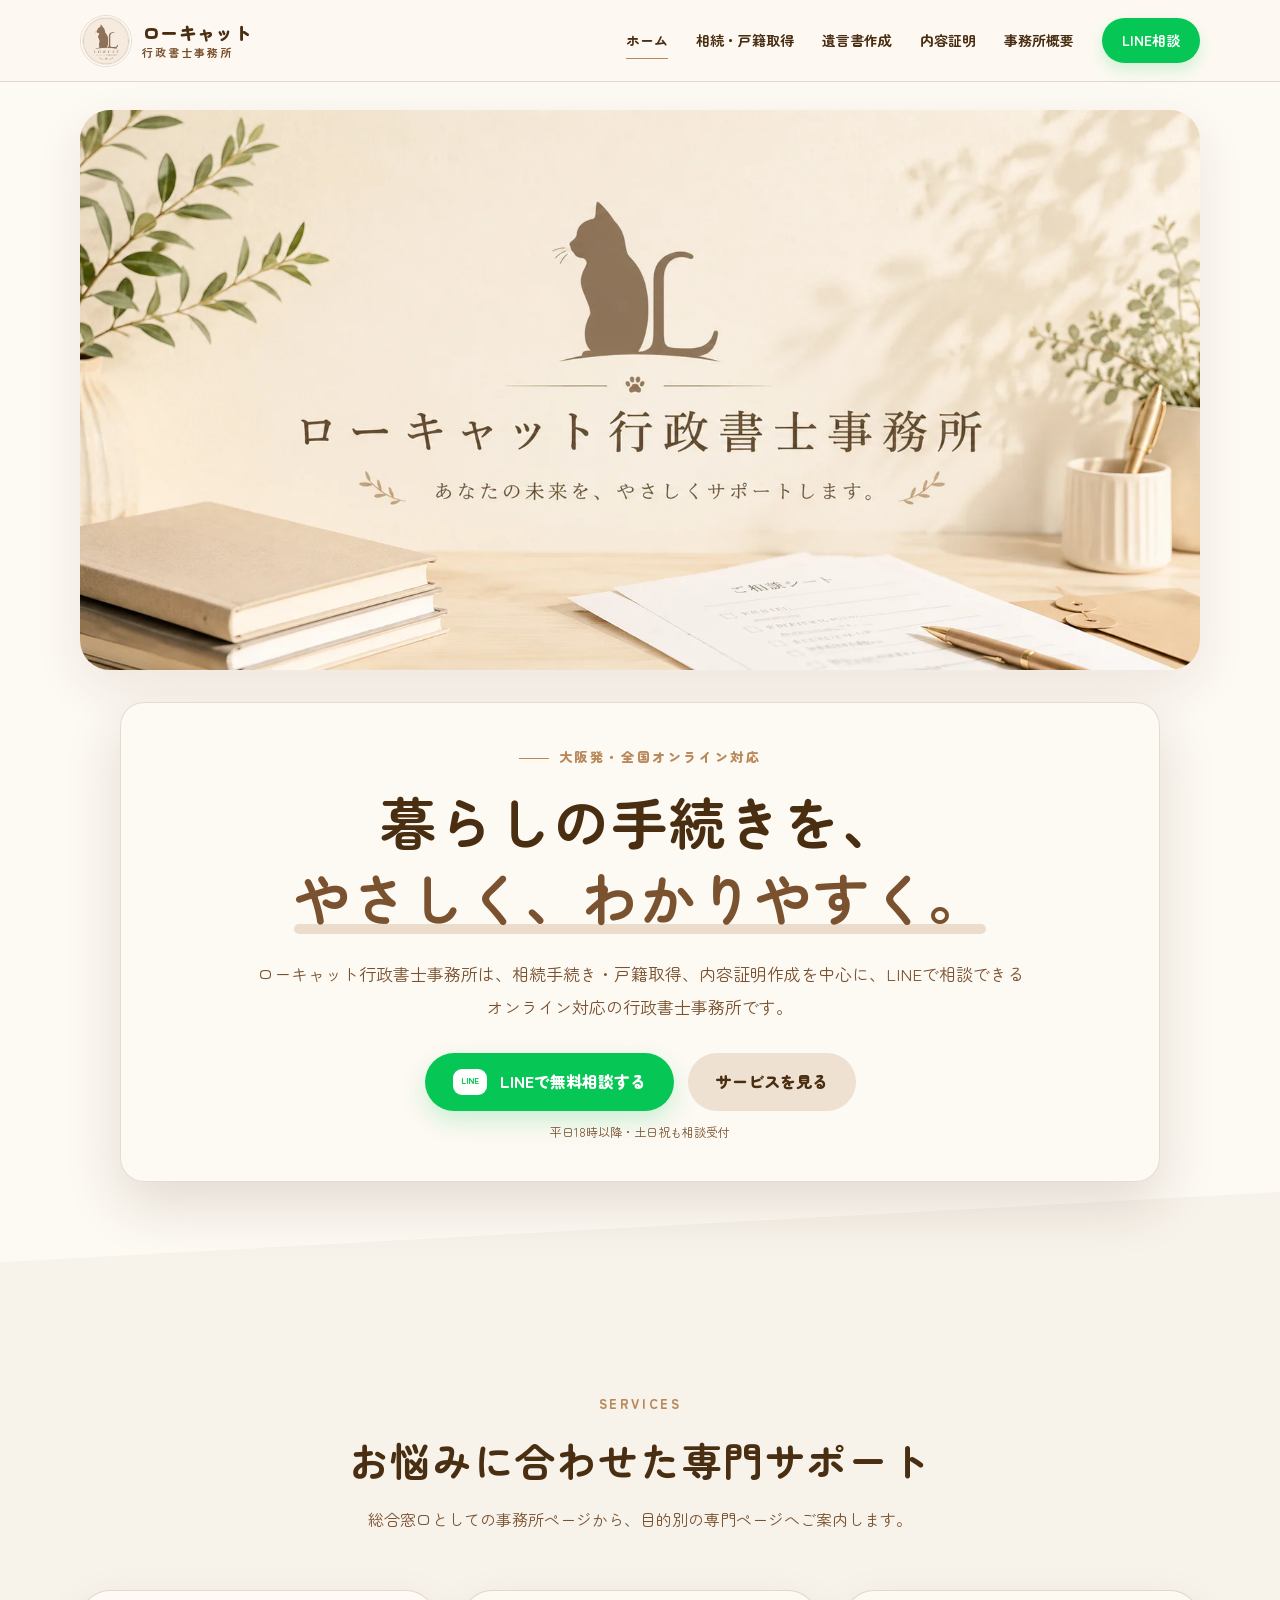
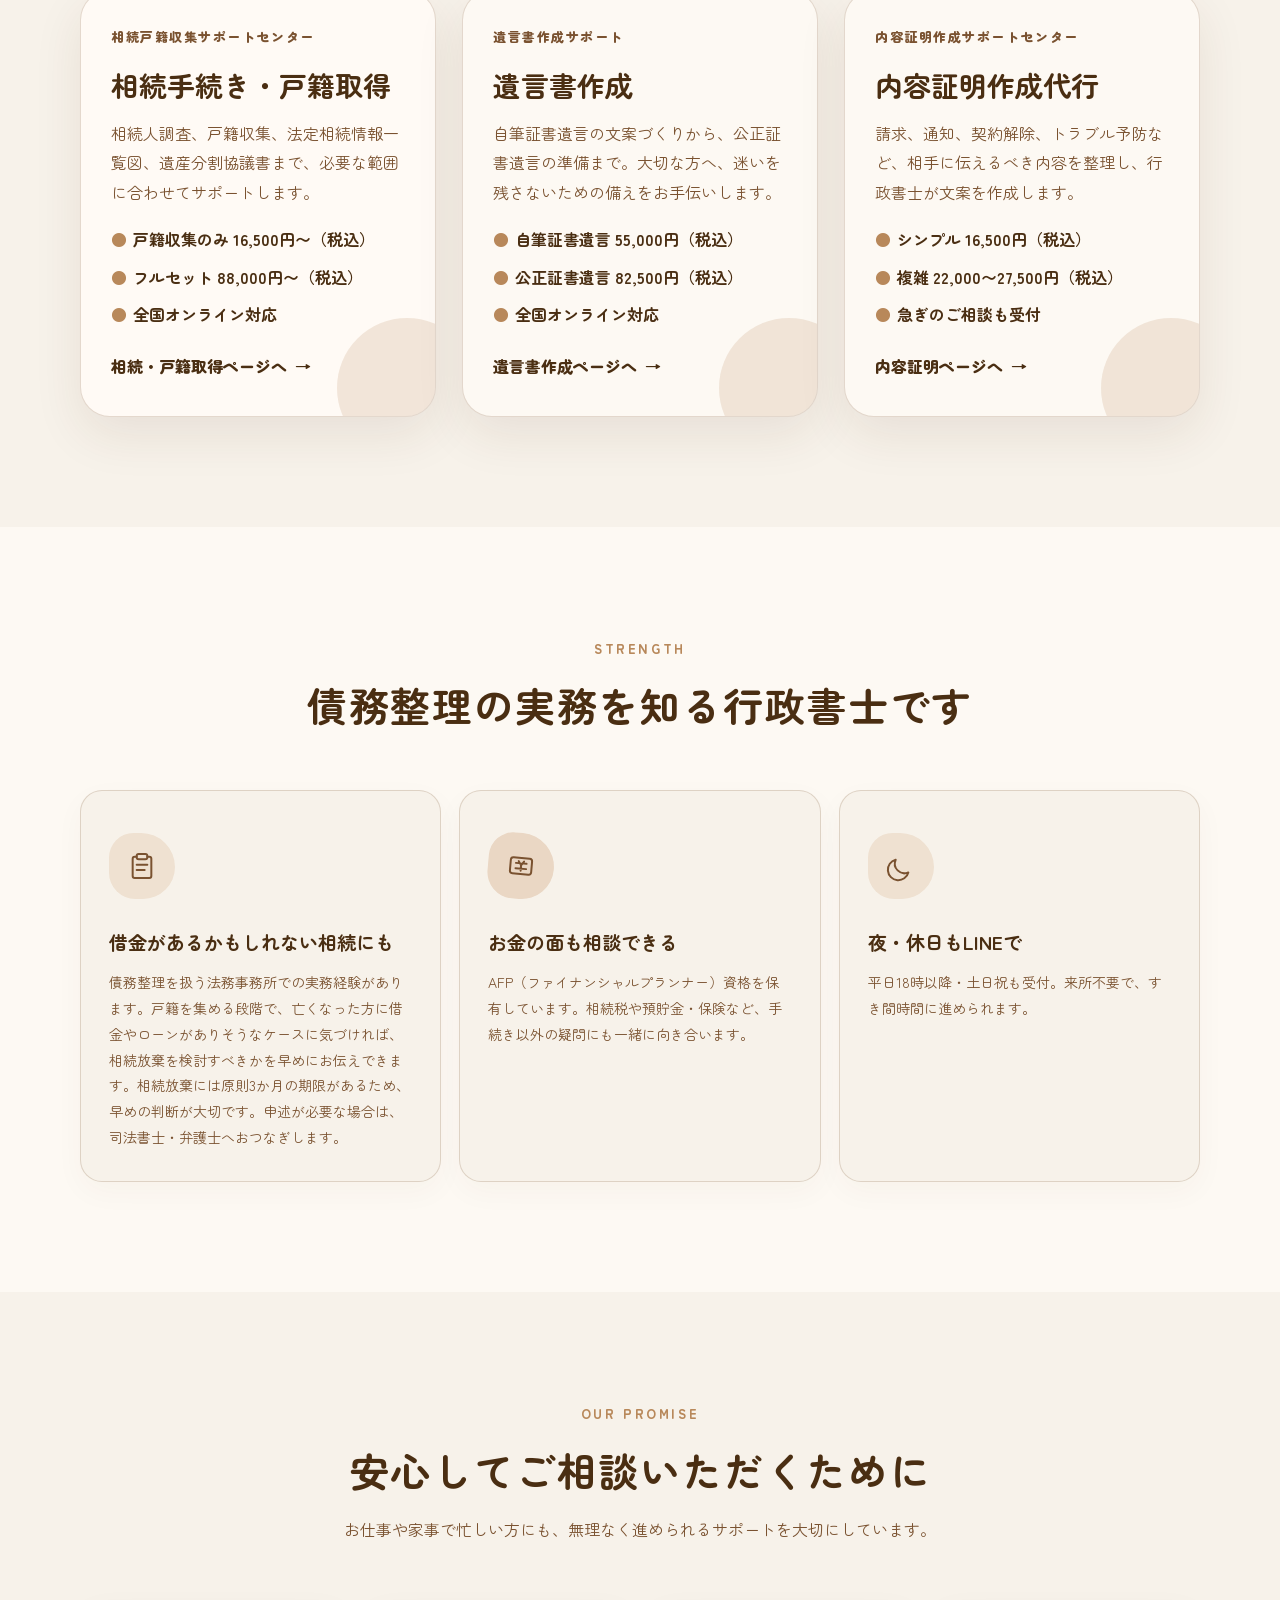
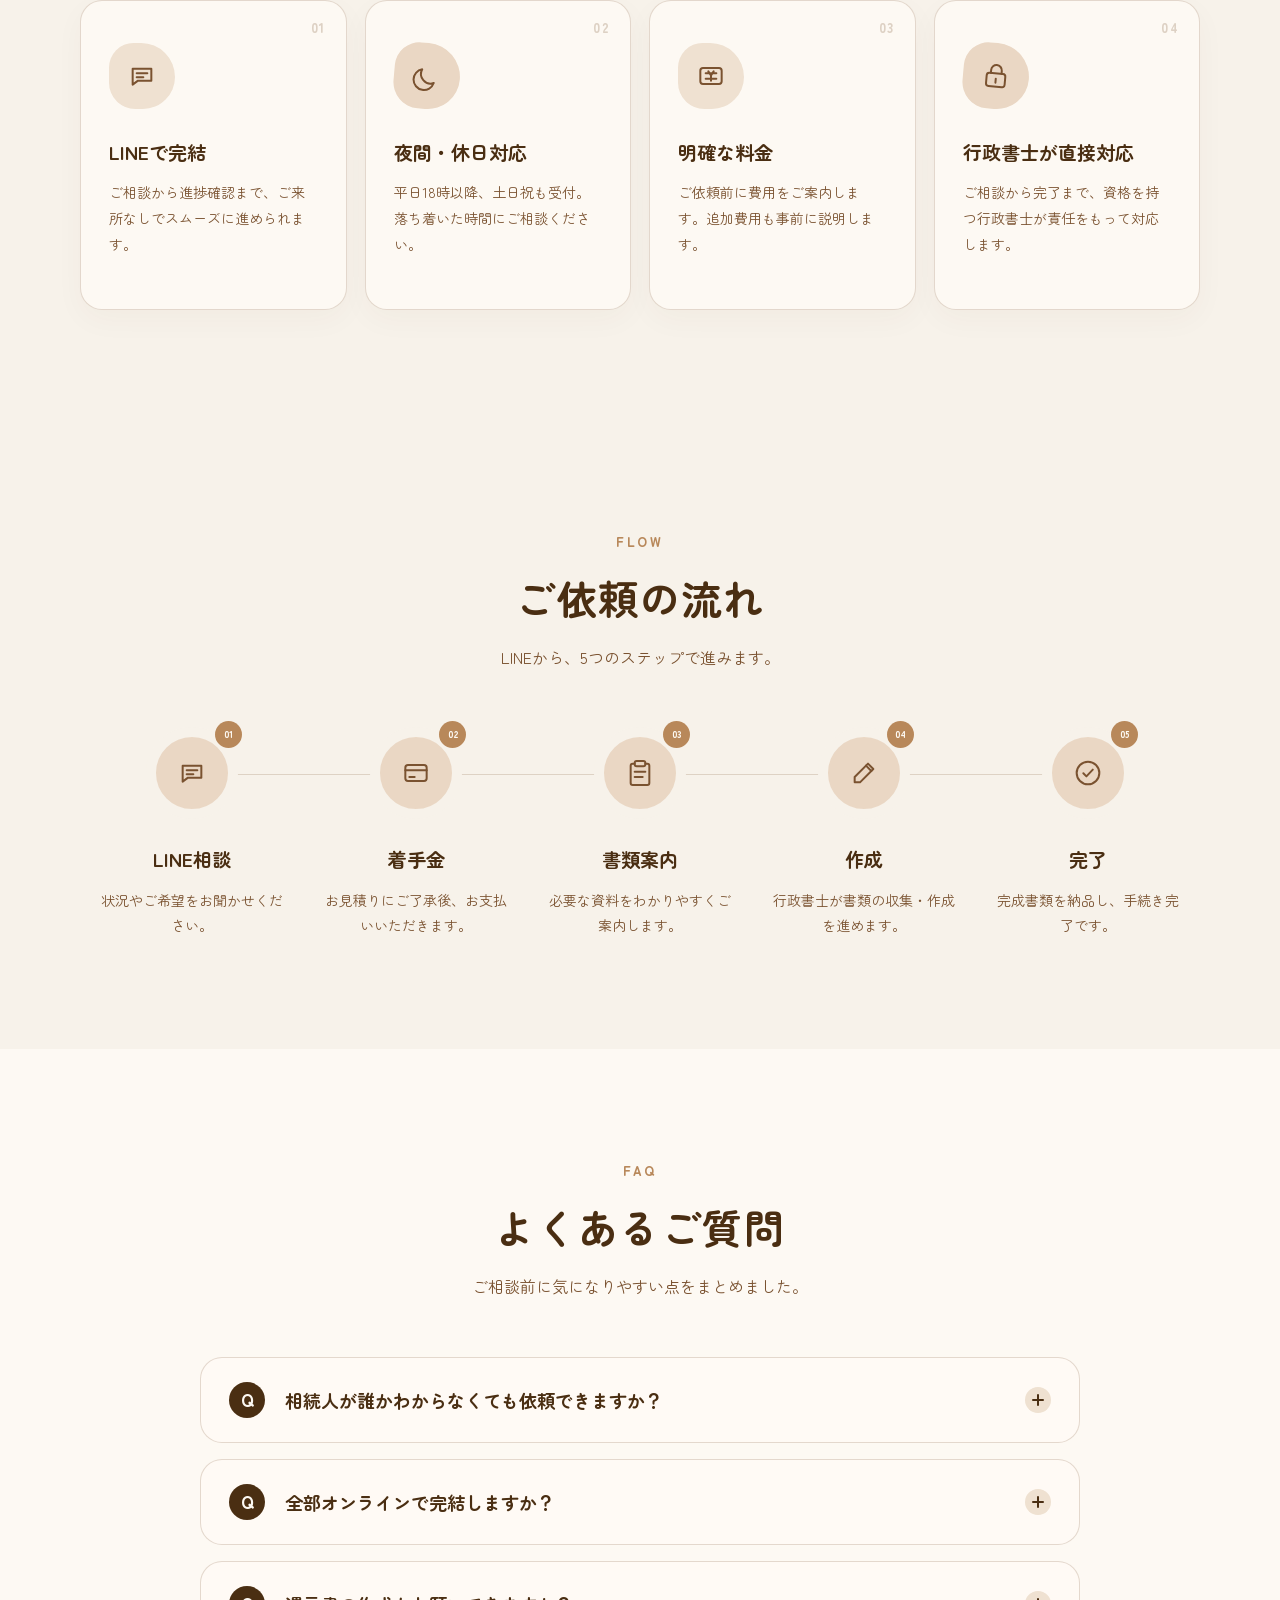
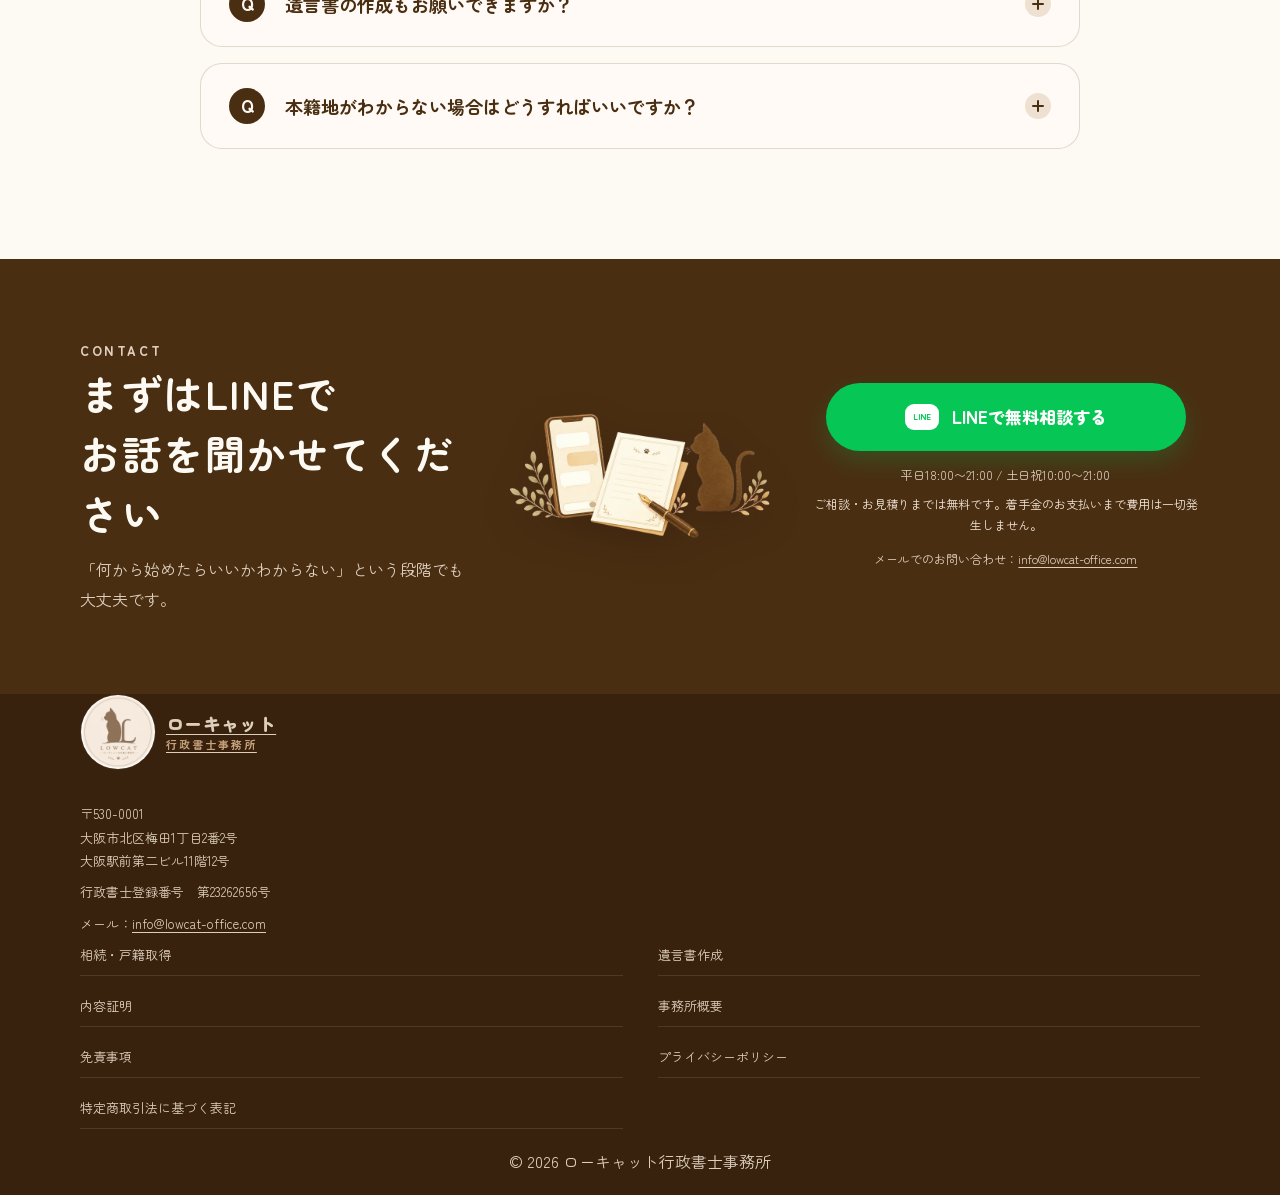
<file: index.html>
<!doctype html>
<html lang="ja">
  <head>
    <meta charset="UTF-8" />
    <meta name="viewport" content="width=device-width, initial-scale=1.0" />
    <meta name="description" content="ローキャット行政書士事務所は、大阪を拠点に相続手続き・戸籍取得、内容証明作成をオンラインでサポートする行政書士事務所です。" />
    <title>ローキャット行政書士事務所｜大阪・全国オンライン対応</title>
    <link rel="icon" href="assets/favicon.ico">
    <meta property="og:title" content="ローキャット行政書士事務所｜大阪・全国オンライン対応">
    <meta property="og:description" content="相続手続き・戸籍取得、内容証明作成をオンラインでサポート。平日夜間・土日祝もLINEで相談受付。">
    <meta property="og:image" content="https://lowcat-office.com/assets/ogp.png">
    <meta property="og:url" content="https://lowcat-office.com/">
    <meta property="og:type" content="website">
    <meta name="twitter:card" content="summary_large_image">
    <link rel="preconnect" href="https://fonts.googleapis.com" />
    <link rel="preconnect" href="https://fonts.gstatic.com" crossorigin />
    <link href="https://fonts.googleapis.com/css2?family=Zen+Maru+Gothic:wght@400;500;700;900&display=swap" rel="stylesheet" />
    <link rel="stylesheet" href="styles.css" />
    <script src="script.js" defer></script>
    <meta name="google-site-verification" content="0r41pT320zyH4qBuLXM4N1_ee6AQ7gvqH54sz5e8NYk" />
  <link rel="canonical" href="https://lowcat-office.com/" />
  <script type="application/ld+json">
{
  "@context": "https://schema.org",
  "@type": "LegalService",
  "@id": "https://lowcat-office.com/#legalservice",
  "name": "ローキャット行政書士事務所",
  "url": "https://lowcat-office.com/",
  "logo": "https://lowcat-office.com/assets/logo.webp",
  "image": "https://lowcat-office.com/assets/ogp.png",
  "email": "info@lowcat-office.com",
  "address": {
    "@type": "PostalAddress",
    "postalCode": "530-0001",
    "addressRegion": "大阪府",
    "addressLocality": "大阪市北区",
    "streetAddress": "梅田1丁目2番2号 大阪駅前第二ビル11階12号",
    "addressCountry": "JP"
  },
  "areaServed": [
    "全国",
    "オンライン"
  ],
  "serviceType": [
    "相続手続き",
    "戸籍取得",
    "法定相続情報証明",
    "遺産分割協議書作成",
    "遺言書作成サポート",
    "内容証明作成"
  ],
  "knowsAbout": [
    "相続手続き",
    "戸籍収集",
    "内容証明",
    "行政書士業務"
  ],
  "openingHoursSpecification": [
    {
      "@type": "OpeningHoursSpecification",
      "dayOfWeek": [
        "Monday",
        "Tuesday",
        "Wednesday",
        "Thursday",
        "Friday"
      ],
      "opens": "18:00",
      "closes": "21:00"
    },
    {
      "@type": "OpeningHoursSpecification",
      "dayOfWeek": [
        "Saturday",
        "Sunday"
      ],
      "opens": "10:00",
      "closes": "21:00"
    }
  ],
  "contactPoint": [
    {
      "@type": "ContactPoint",
      "contactType": "customer support",
      "email": "info@lowcat-office.com",
      "url": "https://lin.ee/Oa2LDhM",
      "availableLanguage": "Japanese"
    }
  ]
}
</script>
</head>
  <body>
    <header class="site-header">
      <div class="container header-inner">
        <a class="logo" href="index.html" aria-label="ローキャット行政書士事務所 トップページ"><img class="logo-image" src="assets/logo.webp" alt="" width="52" height="52" /><span class="logo-text">ローキャット<span>行政書士事務所</span></span></a>
        <button class="menu-button" type="button" aria-expanded="false" aria-controls="global-nav"><span></span><span></span><span></span><span class="sr-only">メニューを開く</span></button>
        <nav class="global-nav" id="global-nav" aria-label="メインナビゲーション">
          <a href="index.html" aria-current="page">ホーム</a>
          <a href="inheritance/">相続・戸籍取得</a><a href="will/">遺言書作成</a>
          <a href="certificate/">内容証明</a>
          <a href="about.html">事務所概要</a>
          <a class="nav-line" href="https://lin.ee/Oa2LDhM" target="_blank" rel="noopener noreferrer">LINE相談</a>
        </nav>
      </div>
    </header>

    <main>
      <section class="hero">
        <div class="container hero-banner-wrap"><img class="hero-banner" src="assets/banner.webp" alt="ローキャット行政書士事務所 あなたの未来を、やさしくサポートします。" width="1600" height="800" fetchpriority="high" /></div>
        <div class="container hero-copy-wrap">
          <div class="hero-copy hero-copy-card">
            <p class="eyebrow">大阪発・全国オンライン対応</p>
            <h1>暮らしの手続きを、<br /><em>やさしく、わかりやすく。</em></h1>
            <p class="hero-lead">ローキャット行政書士事務所は、相続手続き・戸籍取得、内容証明作成を中心に、LINEで相談できるオンライン対応の行政書士事務所です。</p>
            <div class="hero-actions"><a class="button button-line" href="https://lin.ee/Oa2LDhM" target="_blank" rel="noopener noreferrer"><span class="line-icon" aria-hidden="true">LINE</span>LINEで無料相談する</a><a class="button button-sub" href="#services">サービスを見る</a></div>
            <p class="button-note">平日18時以降・土日祝も相談受付</p>
          </div>
        </div>
      </section>

      <section class="section services-hub-section" id="services">
        <div class="container">
          <div class="section-heading"><p class="section-label">SERVICES</p><h2>お悩みに合わせた専門サポート</h2><p>総合窓口としての事務所ページから、目的別の専門ページへご案内します。</p></div>
          <div class="service-hub-grid">
            <article class="service-hub-card is-featured">
              <p class="service-kicker">相続戸籍収集サポートセンター</p>
              <h3>相続手続き・戸籍取得</h3>
              <p>相続人調査、戸籍収集、法定相続情報一覧図、遺産分割協議書まで、必要な範囲に合わせてサポートします。</p>
              <ul><li>戸籍収集のみ 16,500円〜（税込）</li><li>フルセット 88,000円〜（税込）</li><li>全国オンライン対応</li></ul>
              <a class="text-link" href="inheritance/">相続・戸籍取得ページへ</a>
            </article>
            <article class="service-hub-card">
              <p class="service-kicker">遺言書作成サポート</p>
              <h3>遺言書作成</h3>
              <p>自筆証書遺言の文案づくりから、公正証書遺言の準備まで。大切な方へ、迷いを残さないための備えをお手伝いします。</p>
              <ul><li>自筆証書遺言 55,000円（税込）</li><li>公正証書遺言 82,500円（税込）</li><li>全国オンライン対応</li></ul>
              <a class="text-link" href="will/">遺言書作成ページへ</a>
            </article>
            <article class="service-hub-card">
              <p class="service-kicker">内容証明作成サポートセンター</p>
              <h3>内容証明作成代行</h3>
              <p>請求、通知、契約解除、トラブル予防など、相手に伝えるべき内容を整理し、行政書士が文案を作成します。</p>
              <ul><li>シンプル 16,500円（税込）</li><li>複雑 22,000〜27,500円（税込）</li><li>急ぎのご相談も受付</li></ul>
              <a class="text-link" href="certificate/">内容証明ページへ</a>
            </article>
          </div>
        </div>
      </section>

      <section class="section strengths-section" id="strengths">
        <div class="container">
          <div class="section-heading"><p class="section-label">STRENGTH</p><h2>債務整理の実務を知る行政書士です</h2></div>
          <div class="feature-grid strength-grid">
            <article class="feature-card"><div class="feature-icon" aria-hidden="true"><svg class="line-svg" viewBox="0 0 24 24" aria-hidden="true"><path d="M8 5H6.5A1.5 1.5 0 0 0 5 6.5v13A1.5 1.5 0 0 0 6.5 21h11a1.5 1.5 0 0 0 1.5-1.5v-13A1.5 1.5 0 0 0 17.5 5H16"/><rect x="8" y="3" width="8" height="4" rx="1.5"/><path d="M8 11h8M8 15h6"/></svg></div><h3>借金があるかもしれない相続にも</h3><p>債務整理を扱う法務事務所での実務経験があります。戸籍を集める段階で、亡くなった方に借金やローンがありそうなケースに気づければ、相続放棄を検討すべきかを早めにお伝えできます。相続放棄には原則3か月の期限があるため、早めの判断が大切です。申述が必要な場合は、司法書士・弁護士へおつなぎします。</p></article>
            <article class="feature-card"><div class="feature-icon" aria-hidden="true"><svg class="line-svg" viewBox="0 0 24 24" aria-hidden="true"><rect x="4" y="6" width="16" height="12" rx="2"/><path d="M8 10h8M8 14h8M10 8.5l2 3 2-3M12 11.5v4"/></svg></div><h3>お金の面も相談できる</h3><p>AFP（ファイナンシャルプランナー）資格を保有しています。相続税や預貯金・保険など、手続き以外の疑問にも一緒に向き合います。</p></article>
            <article class="feature-card"><div class="feature-icon" aria-hidden="true"><svg class="line-svg" viewBox="0 0 24 24" aria-hidden="true"><path d="M17.5 16.8A7.2 7.2 0 0 1 8 7.3a7.8 7.8 0 1 0 9.5 9.5Z"/></svg></div><h3>夜・休日もLINEで</h3><p>平日18時以降・土日祝も受付。来所不要で、すき間時間に進められます。</p></article>
          </div>
        </div>
      </section>

      <section class="section features-section">
        <div class="container">
          <div class="section-heading"><p class="section-label">OUR PROMISE</p><h2>安心してご相談いただくために</h2><p>お仕事や家事で忙しい方にも、無理なく進められるサポートを大切にしています。</p></div>
          <div class="feature-grid">
            <article class="feature-card"><span class="feature-number">01</span><div class="feature-icon" aria-hidden="true"><svg class="line-svg" viewBox="0 0 24 24" aria-hidden="true"><path d="M5 6.5h14v9H9l-4 3v-12Z"/><path d="M8 10h8M8 13h5"/></svg></div><h3>LINEで完結</h3><p>ご相談から進捗確認まで、ご来所なしでスムーズに進められます。</p></article>
            <article class="feature-card"><span class="feature-number">02</span><div class="feature-icon" aria-hidden="true"><svg class="line-svg" viewBox="0 0 24 24" aria-hidden="true"><path d="M17.5 16.8A7.2 7.2 0 0 1 8 7.3a7.8 7.8 0 1 0 9.5 9.5Z"/></svg></div><h3>夜間・休日対応</h3><p>平日18時以降、土日祝も受付。落ち着いた時間にご相談ください。</p></article>
            <article class="feature-card"><span class="feature-number">03</span><div class="feature-icon" aria-hidden="true"><svg class="line-svg" viewBox="0 0 24 24" aria-hidden="true"><rect x="4" y="6" width="16" height="12" rx="2"/><path d="M8 10h8M8 14h8M10 8.5l2 3 2-3M12 11.5v4"/></svg></div><h3>明確な料金</h3><p>ご依頼前に費用をご案内します。追加費用も事前に説明します。</p></article>
            <article class="feature-card"><span class="feature-number">04</span><div class="feature-icon" aria-hidden="true"><svg class="line-svg" viewBox="0 0 24 24" aria-hidden="true"><rect x="5" y="10" width="14" height="10" rx="2"/><path d="M8 10V7.8a4 4 0 0 1 8 0V10M12 14v3"/></svg></div><h3>行政書士が直接対応</h3><p>ご相談から完了まで、資格を持つ行政書士が責任をもって対応します。</p></article>
          </div>
        </div>
      </section>

      <section class="section flow-section" id="flow">
        <div class="container">
          <div class="section-heading"><p class="section-label">FLOW</p><h2>ご依頼の流れ</h2><p>LINEから、5つのステップで進みます。</p></div>
          <ol class="flow-list">
            <li><span class="flow-number">01</span><div class="flow-icon" aria-hidden="true"><svg class="line-svg" viewBox="0 0 24 24" aria-hidden="true"><path d="M5 6.5h14v9H9l-4 3v-12Z"/><path d="M8 10h8M8 13h5"/></svg></div><h3>LINE相談</h3><p>状況やご希望をお聞かせください。</p></li>
            <li><span class="flow-number">02</span><div class="flow-icon" aria-hidden="true"><svg class="line-svg" viewBox="0 0 24 24" aria-hidden="true"><rect x="4" y="6" width="16" height="12" rx="2"/><path d="M4 10h16M7 15h4"/></svg></div><h3>着手金</h3><p>お見積りにご了承後、お支払いいただきます。</p></li>
            <li><span class="flow-number">03</span><div class="flow-icon" aria-hidden="true"><svg class="line-svg" viewBox="0 0 24 24" aria-hidden="true"><path d="M8 5H6.5A1.5 1.5 0 0 0 5 6.5v13A1.5 1.5 0 0 0 6.5 21h11a1.5 1.5 0 0 0 1.5-1.5v-13A1.5 1.5 0 0 0 17.5 5H16"/><rect x="8" y="3" width="8" height="4" rx="1.5"/><path d="M8 11h8M8 15h6"/></svg></div><h3>書類案内</h3><p>必要な資料をわかりやすくご案内します。</p></li>
            <li><span class="flow-number">04</span><div class="flow-icon" aria-hidden="true"><svg class="line-svg" viewBox="0 0 24 24" aria-hidden="true"><path d="M5 19h4l10-10-4-4L5 15v4Z"/><path d="M13.5 6.5l4 4"/></svg></div><h3>作成</h3><p>行政書士が書類の収集・作成を進めます。</p></li>
            <li><span class="flow-number">05</span><div class="flow-icon" aria-hidden="true"><svg class="line-svg" viewBox="0 0 24 24" aria-hidden="true"><circle cx="12" cy="12" r="8.5"/><path d="m8.5 12.2 2.3 2.3 4.8-5"/></svg></div><h3>完了</h3><p>完成書類を納品し、手続き完了です。</p></li>
          </ol>
        </div>
      </section>

      <section class="section faq-section" id="faq">
        <div class="container">
          <div class="section-heading"><p class="section-label">FAQ</p><h2>よくあるご質問</h2><p>ご相談前に気になりやすい点をまとめました。</p></div>
          <div class="faq-list">
            <div class="faq-item"><button class="faq-question" type="button" aria-expanded="false"><span>相続人が誰かわからなくても依頼できますか？</span><span class="faq-toggle" aria-hidden="true"></span></button><div class="faq-answer" hidden><p>はい、大丈夫です。戸籍を収集・調査することで法定相続人を確定できます。まずはご相談ください。</p></div></div>
            <div class="faq-item"><button class="faq-question" type="button" aria-expanded="false"><span>全部オンラインで完結しますか？</span><span class="faq-toggle" aria-hidden="true"></span></button><div class="faq-answer" hidden><p>はい。ご相談から書類の受け渡しまで、すべてLINEで対応します。来所は不要です。</p></div></div>
            <div class="faq-item"><button class="faq-question" type="button" aria-expanded="false"><span>遺言書の作成もお願いできますか？</span><span class="faq-toggle" aria-hidden="true"></span></button><div class="faq-answer" hidden><p>はい。自筆証書遺言の文案づくりや書き方のご案内、公正証書遺言の準備（文案の作成・必要書類の収集・公証役場との調整）をお手伝いします。くわしくは<a href="will/">遺言書作成サポートのページ</a>をご覧ください。</p></div></div>
            <div class="faq-item"><button class="faq-question" type="button" aria-expanded="false"><span>本籍地がわからない場合はどうすればいいですか？</span><span class="faq-toggle" aria-hidden="true"></span></button><div class="faq-answer" hidden><p>本籍地が不明な場合でも、住民票の「本籍地記載あり」を取得することで確認できます。対応方法をご案内しますのでご相談ください。</p></div></div>
          </div>
        </div>
      </section>

      <section class="contact-section" id="contact">
        <div class="container contact-inner">
          <div><p class="section-label">CONTACT</p><h2>まずはLINEで<br />お話を聞かせてください</h2><p>「何から始めたらいいかわからない」という段階でも大丈夫です。</p></div>
          <img class="contact-illustration" src="assets/line-consult.webp" alt="" width="720" height="480" loading="lazy" />
          <div class="contact-action"><a class="button button-line button-large" href="https://lin.ee/Oa2LDhM" target="_blank" rel="noopener noreferrer"><span class="line-icon" aria-hidden="true">LINE</span>LINEで無料相談する</a><p>平日18:00〜21:00 / 土日祝10:00〜21:00</p><p class="free-note">ご相談・お見積りまでは無料です。着手金のお支払いまで費用は一切発生しません。</p><p class="email-note">メールでのお問い合わせ：<a href="mailto:info@lowcat-office.com">info@lowcat-office.com</a></p></div>
        </div>
      </section>
    </main>

    <footer class="site-footer"><div class="container footer-inner"><div class="footer-office"><a class="logo logo-footer" href="index.html"><img class="logo-image footer-logo-image" src="assets/logo.webp" alt="" width="76" height="76" loading="lazy" /><span class="logo-text">ローキャット<span>行政書士事務所</span></span></a><p>〒530-0001<br />大阪市北区梅田1丁目2番2号<br />大阪駅前第二ビル11階12号</p><p>行政書士登録番号　第23262656号</p><p>メール：<a href="mailto:info@lowcat-office.com">info@lowcat-office.com</a></p></div><nav class="footer-nav" aria-label="フッターナビ"><a href="inheritance/">相続・戸籍取得</a><a href="will/">遺言書作成</a><a href="certificate/">内容証明</a><a href="about.html">事務所概要</a><a href="disclaimer.html">免責事項</a><a href="privacy.html">プライバシーポリシー</a><a href="/tokushoho">特定商取引法に基づく表記</a></nav></div><p class="copyright">© 2026 ローキャット行政書士事務所</p></footer>
  </body>
</html>
</file>
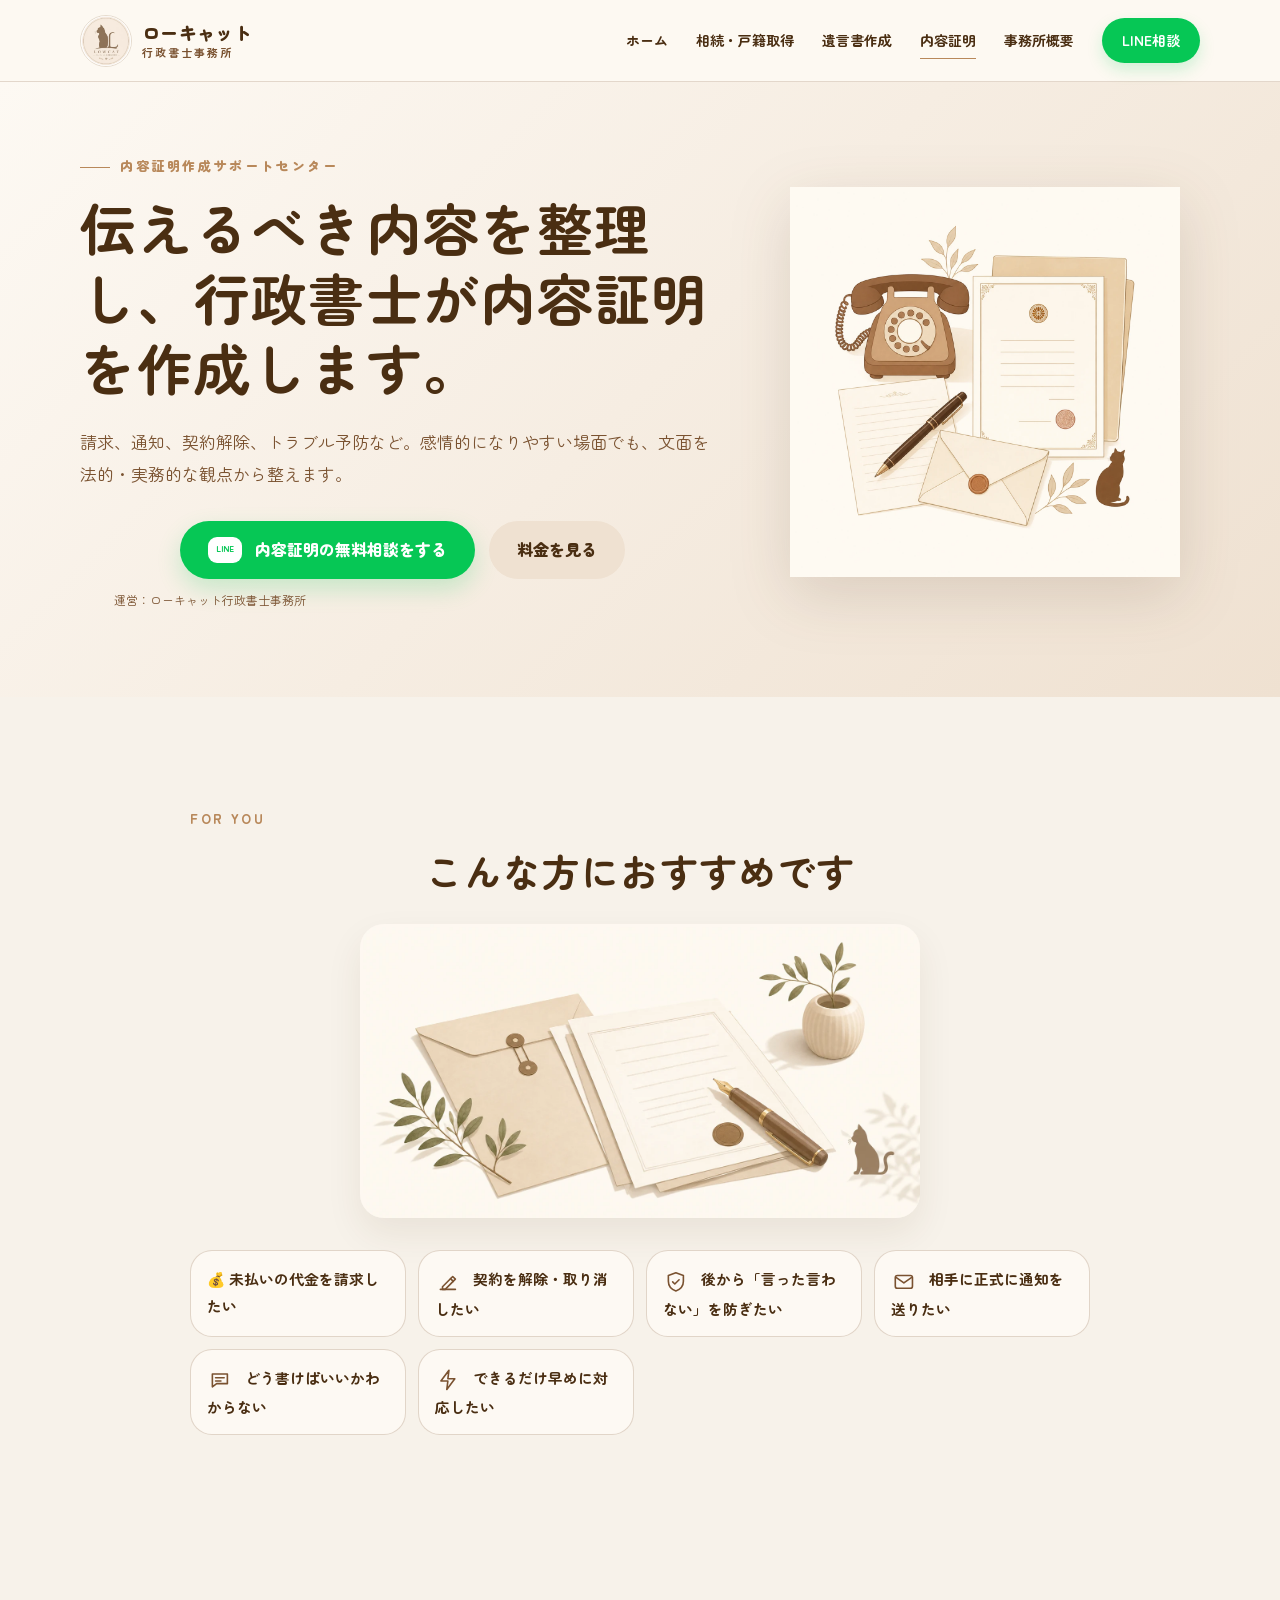
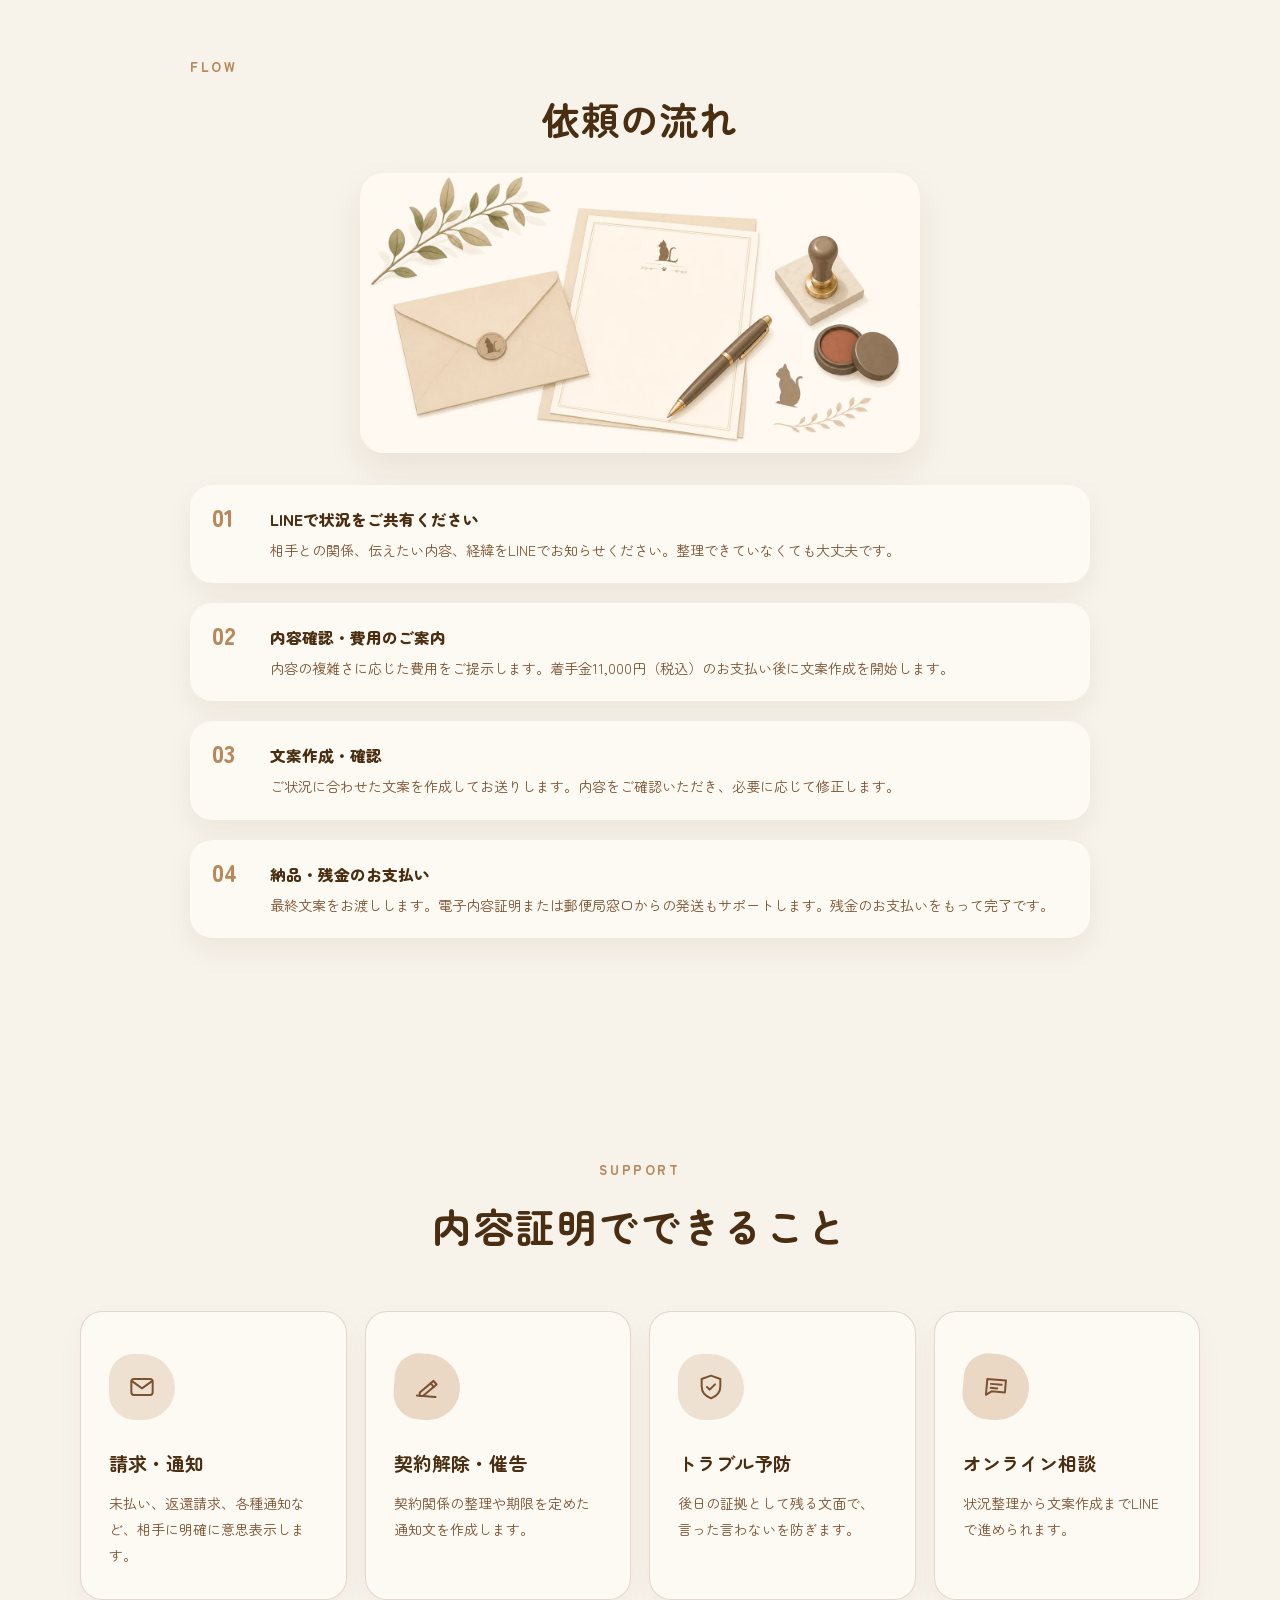
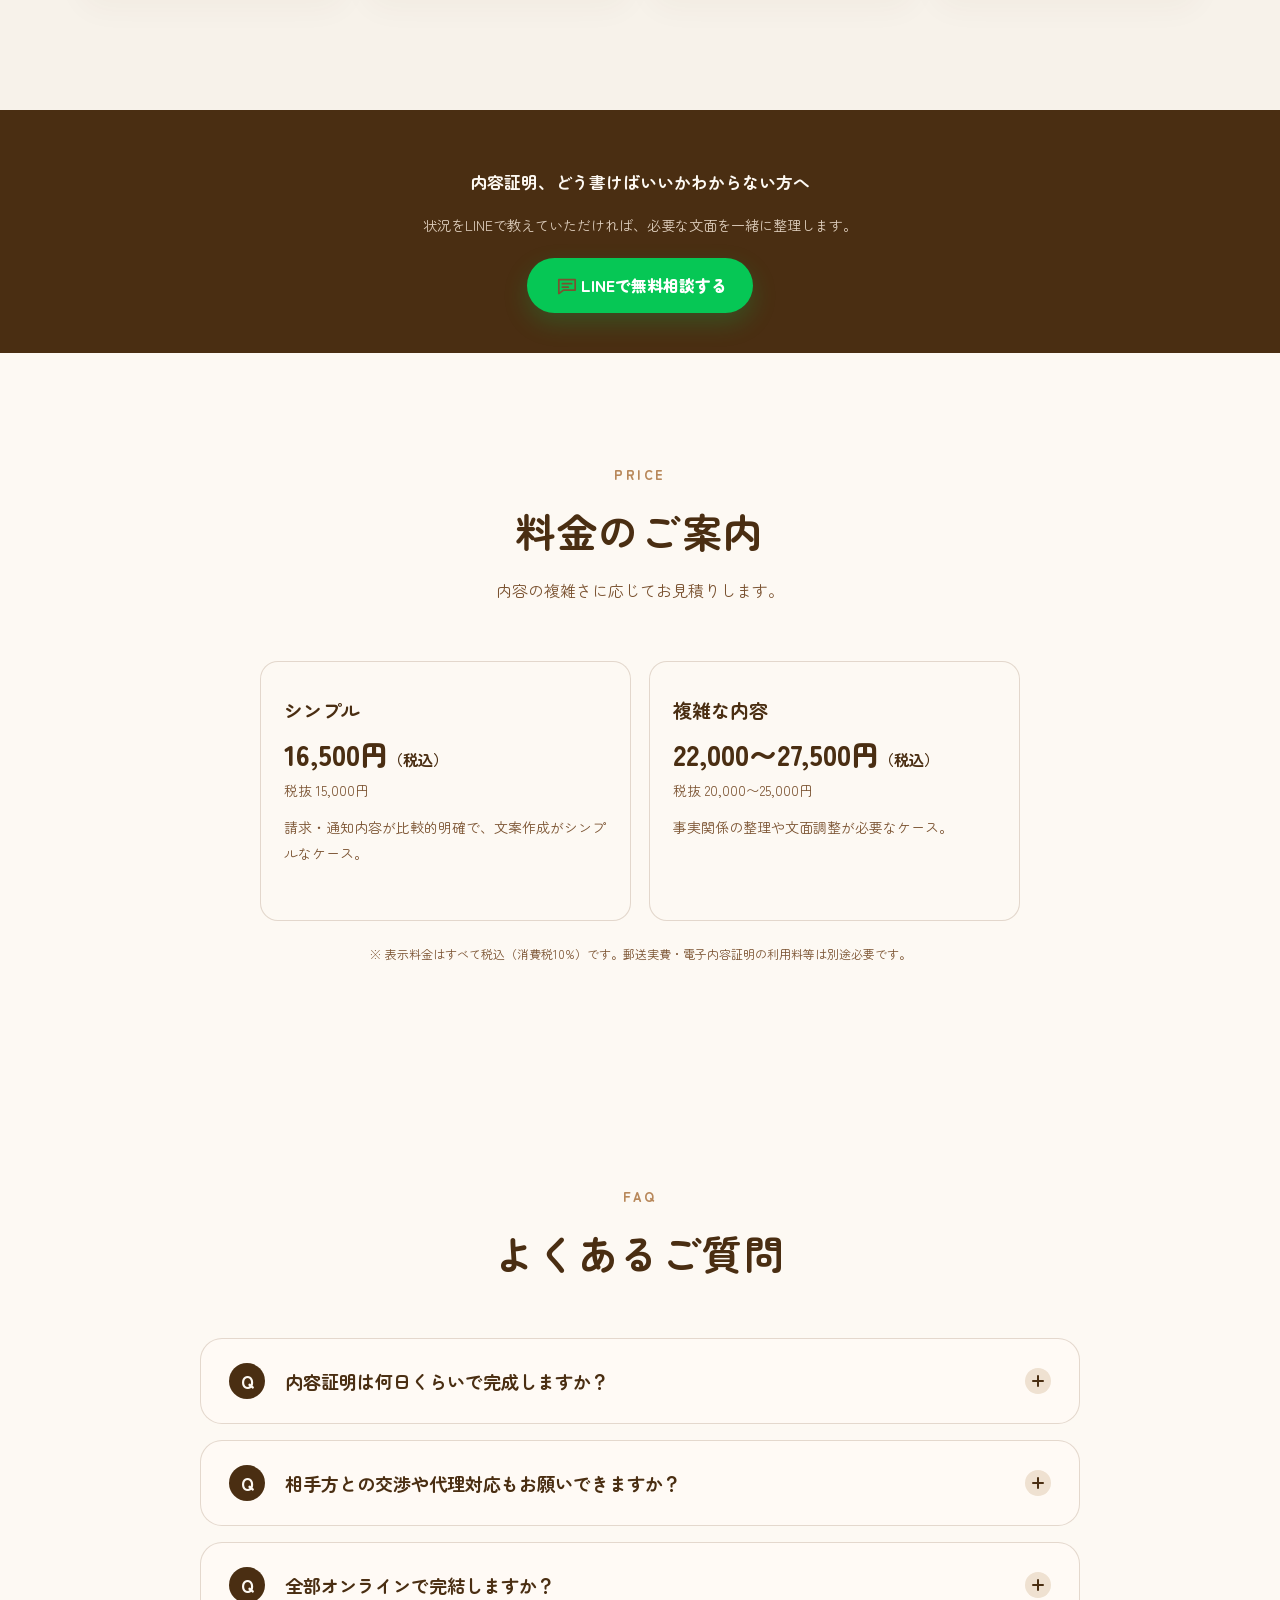
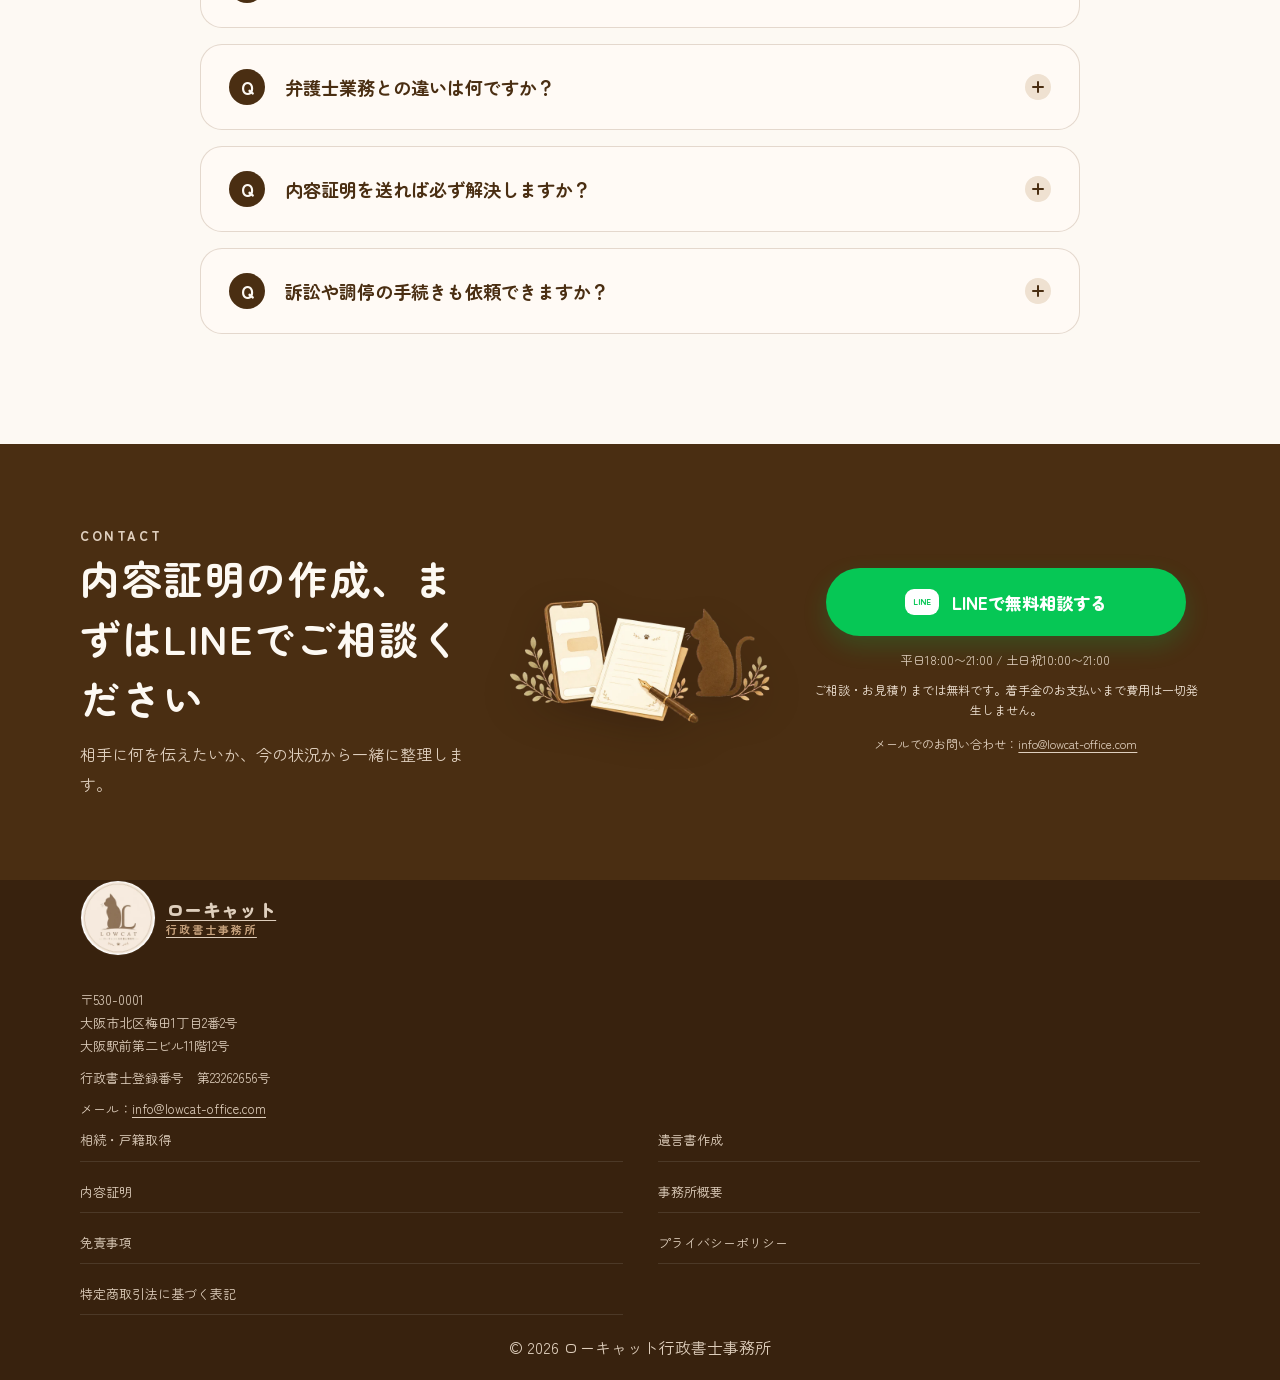
<file: certificate/index.html>
<!doctype html>
<html lang="ja">
  <head>
    <meta charset="UTF-8" />
    <meta name="viewport" content="width=device-width, initial-scale=1.0" />
    <meta name="description" content="内容証明作成サポートセンターは、請求・通知・契約解除などの内容証明郵便の文案作成をオンラインでサポートします。" />
    <title>内容証明作成サポートセンター｜ローキャット行政書士事務所</title>
    <link rel="icon" href="../assets/favicon.ico">
    <meta property="og:title" content="内容証明作成サポートセンター｜内容証明作成代行">
    <meta property="og:description" content="請求・通知・契約解除などの内容証明作成をオンラインでサポート。運営：ローキャット行政書士事務所。">
    <meta property="og:image" content="https://lowcat-office.com/assets/ogp.png">
    <meta property="og:url" content="https://lowcat-office.com/certificate/">
    <meta property="og:type" content="website">
    <meta name="twitter:card" content="summary_large_image">
    <link rel="preconnect" href="https://fonts.googleapis.com" /><link rel="preconnect" href="https://fonts.gstatic.com" crossorigin /><link href="https://fonts.googleapis.com/css2?family=Zen+Maru+Gothic:wght@400;500;700;900&display=swap" rel="stylesheet" />
    <link rel="stylesheet" href="../styles.css" /><script src="../script.js" defer></script>
    <meta name="google-site-verification" content="0r41pT320zyH4qBuLXM4N1_ee6AQ7gvqH54sz5e8NYk" />
  <link rel="canonical" href="https://lowcat-office.com/certificate/" />
  <script type="application/ld+json">
{
  "@context": "https://schema.org",
  "@type": "LegalService",
  "@id": "https://lowcat-office.com/#legalservice",
  "name": "ローキャット行政書士事務所",
  "url": "https://lowcat-office.com/",
  "logo": "https://lowcat-office.com/assets/logo.webp",
  "image": "https://lowcat-office.com/assets/ogp.png",
  "email": "info@lowcat-office.com",
  "address": {
    "@type": "PostalAddress",
    "postalCode": "530-0001",
    "addressRegion": "大阪府",
    "addressLocality": "大阪市北区",
    "streetAddress": "梅田1丁目2番2号 大阪駅前第二ビル11階12号",
    "addressCountry": "JP"
  },
  "areaServed": [
    "全国",
    "オンライン"
  ],
  "serviceType": [
    "相続手続き",
    "戸籍取得",
    "法定相続情報証明",
    "遺産分割協議書作成",
    "遺言書作成サポート",
    "内容証明作成"
  ],
  "knowsAbout": [
    "相続手続き",
    "戸籍収集",
    "内容証明",
    "行政書士業務"
  ],
  "openingHoursSpecification": [
    {
      "@type": "OpeningHoursSpecification",
      "dayOfWeek": [
        "Monday",
        "Tuesday",
        "Wednesday",
        "Thursday",
        "Friday"
      ],
      "opens": "18:00",
      "closes": "21:00"
    },
    {
      "@type": "OpeningHoursSpecification",
      "dayOfWeek": [
        "Saturday",
        "Sunday"
      ],
      "opens": "10:00",
      "closes": "21:00"
    }
  ],
  "contactPoint": [
    {
      "@type": "ContactPoint",
      "contactType": "customer support",
      "email": "info@lowcat-office.com",
      "url": "https://lin.ee/Oa2LDhM",
      "availableLanguage": "Japanese"
    }
  ]
}
</script>
</head>
  <body>
    <header class="site-header"><div class="container header-inner"><a class="logo" href="../index.html"><img class="logo-image" src="../assets/logo.webp" alt="" width="52" height="52" /><span class="logo-text">ローキャット<span>行政書士事務所</span></span></a><button class="menu-button" type="button" aria-expanded="false" aria-controls="global-nav"><span></span><span></span><span></span><span class="sr-only">メニューを開く</span></button><nav class="global-nav" id="global-nav" aria-label="メインナビゲーション"><a href="../index.html">ホーム</a><a href="../inheritance/">相続・戸籍取得</a><a href="../will/">遺言書作成</a><a href="../certificate/" aria-current="page">内容証明</a><a href="../about.html">事務所概要</a><a class="nav-line" href="https://lin.ee/sCvJdLX" target="_blank" rel="noopener noreferrer">LINE相談</a></nav></div></header>
    <main>
      <section class="lp-hero"><div class="container lp-hero-inner"><div><p class="eyebrow">内容証明作成サポートセンター</p><h1>伝えるべき内容を整理し、行政書士が内容証明を作成します。</h1><p class="hero-lead">請求、通知、契約解除、トラブル予防など。感情的になりやすい場面でも、文面を法的・実務的な観点から整えます。</p><div class="hero-actions"><a class="button button-line" href="https://lin.ee/sCvJdLX" target="_blank" rel="noopener noreferrer"><span class="line-icon" aria-hidden="true">LINE</span>内容証明の無料相談をする</a><a class="button button-sub" href="#price">料金を見る</a></div><p class="button-note">運営：ローキャット行政書士事務所</p></div><img class="lp-hero-image" src="../assets/certificate-hero.webp" alt="" width="1024" height="1024" style="object-fit: contain;" /></div></section>

      <section class="section lp-target-section" id="target">
        <div class="inner">
          <p class="section-label">FOR YOU</p>
          <h2 class="section-title">こんな方におすすめです</h2>
          <img src="../assets/certificate-scene.webp" alt="こんな方におすすめ" class="section-illustration" width="1400" height="735" loading="lazy">
          <div class="target-grid">
            <div class="target-item">💰 未払いの代金を請求したい</div>
            <div class="target-item"><svg class="line-svg" viewBox="0 0 24 24" aria-hidden="true"><path d="M5 19h14"/><path d="M7 16.5 16.5 7 19 9.5 9.5 19H7v-2.5Z"/><path d="M14.5 9 17 11.5"/></svg> 契約を解除・取り消したい</div>
            <div class="target-item"><svg class="line-svg" viewBox="0 0 24 24" aria-hidden="true"><path d="M12 3.5 19 6v5.5c0 4.2-2.7 7.5-7 9-4.3-1.5-7-4.8-7-9V6l7-2.5Z"/><path d="m9 12 2 2 4-4"/></svg> 後から「言った言わない」を防ぎたい</div>
            <div class="target-item"><svg class="line-svg" viewBox="0 0 24 24" aria-hidden="true"><rect x="4" y="6" width="16" height="12" rx="2"/><path d="m5 8 7 5 7-5"/></svg> 相手に正式に通知を送りたい</div>
            <div class="target-item"><svg class="line-svg" viewBox="0 0 24 24" aria-hidden="true"><path d="M5 6.5h14v9H9l-4 3v-12Z"/><path d="M8 10h8M8 13h5"/></svg> どう書けばいいかわからない</div>
            <div class="target-item"><svg class="line-svg" viewBox="0 0 24 24" aria-hidden="true"><path d="M13 3 5.5 13H12l-1 8 7.5-10H12l1-8Z"/></svg> できるだけ早めに対応したい</div>
          </div>
        </div>
      </section>


      <section class="section lp-detail-flow" id="flow">
        <div class="inner">
          <p class="section-label">FLOW</p>
          <h2 class="section-title">依頼の流れ</h2>
          <img src="../assets/certificate-flow.webp" alt="内容証明作成の依頼の流れ" class="section-illustration" width="1400" height="700" loading="lazy">
          <div class="flow-list">
            <div class="flow-item"><div class="flow-num">01</div><div><h3>LINEで状況をご共有ください</h3><p>相手との関係、伝えたい内容、経緯をLINEでお知らせください。整理できていなくても大丈夫です。</p></div></div>
            <div class="flow-item"><div class="flow-num">02</div><div><h3>内容確認・費用のご案内</h3><p>内容の複雑さに応じた費用をご提示します。着手金11,000円（税込）のお支払い後に文案作成を開始します。</p></div></div>
            <div class="flow-item"><div class="flow-num">03</div><div><h3>文案作成・確認</h3><p>ご状況に合わせた文案を作成してお送りします。内容をご確認いただき、必要に応じて修正します。</p></div></div>
            <div class="flow-item"><div class="flow-num">04</div><div><h3>納品・残金のお支払い</h3><p>最終文案をお渡しします。電子内容証明または郵便局窓口からの発送もサポートします。残金のお支払いをもって完了です。</p></div></div>
          </div>
        </div>
      </section>

      <section class="section"><div class="container"><div class="section-heading"><p class="section-label">SUPPORT</p><h2>内容証明でできること</h2></div><div class="feature-grid compact-grid"><article class="feature-card"><div class="feature-icon"><svg class="line-svg" viewBox="0 0 24 24" aria-hidden="true"><rect x="4" y="6" width="16" height="12" rx="2"/><path d="m5 8 7 5 7-5"/></svg></div><h3>請求・通知</h3><p>未払い、返還請求、各種通知など、相手に明確に意思表示します。</p></article><article class="feature-card"><div class="feature-icon"><svg class="line-svg" viewBox="0 0 24 24" aria-hidden="true"><path d="M5 19h14"/><path d="M7 16.5 16.5 7 19 9.5 9.5 19H7v-2.5Z"/><path d="M14.5 9 17 11.5"/></svg></div><h3>契約解除・催告</h3><p>契約関係の整理や期限を定めた通知文を作成します。</p></article><article class="feature-card"><div class="feature-icon"><svg class="line-svg" viewBox="0 0 24 24" aria-hidden="true"><path d="M12 3.5 19 6v5.5c0 4.2-2.7 7.5-7 9-4.3-1.5-7-4.8-7-9V6l7-2.5Z"/><path d="m9 12 2 2 4-4"/></svg></div><h3>トラブル予防</h3><p>後日の証拠として残る文面で、言った言わないを防ぎます。</p></article><article class="feature-card"><div class="feature-icon"><svg class="line-svg" viewBox="0 0 24 24" aria-hidden="true"><path d="M5 6.5h14v9H9l-4 3v-12Z"/><path d="M8 10h8M8 13h5"/></svg></div><h3>オンライン相談</h3><p>状況整理から文案作成までLINEで進められます。</p></article></div></div></section>
      
      <section class="section mid-cta">
        <div class="inner" style="text-align:center;">
          <p style="font-size:1.05rem;font-weight:700;color:var(--cream);margin-bottom:8px;">内容証明、どう書けばいいかわからない方へ</p>
          <p style="font-size:0.88rem;color:#dfcfbe;margin-bottom:20px;">状況をLINEで教えていただければ、必要な文面を一緒に整理します。</p>
          <a href="https://lin.ee/sCvJdLX" class="btn-line"><svg class="line-svg" viewBox="0 0 24 24" aria-hidden="true"><path d="M5 6.5h14v9H9l-4 3v-12Z"/><path d="M8 10h8M8 13h5"/></svg> LINEで無料相談する</a>
        </div>
      </section>

<section class="section price-section" id="price"><div class="container"><div class="section-heading"><p class="section-label">PRICE</p><h2>料金のご案内</h2><p>内容の複雑さに応じてお見積りします。</p></div><div class="price-grid lp-price-grid two"><article class="price-card"><h3>シンプル</h3><p class="price">16,500円<span class="price-tax">（税込）</span></p><p class="price-excl">税抜 15,000円</p><p>請求・通知内容が比較的明確で、文案作成がシンプルなケース。</p></article><article class="price-card"><h3>複雑な内容</h3><p class="price">22,000〜27,500円<span class="price-tax">（税込）</span></p><p class="price-excl">税抜 20,000〜25,000円</p><p>事実関係の整理や文面調整が必要なケース。</p></article></div><p class="price-note">※ 表示料金はすべて税込（消費税10%）です。郵送実費・電子内容証明の利用料等は別途必要です。</p></div></section>
      
      <section class="section faq-section"><div class="container"><div class="section-heading"><p class="section-label">FAQ</p><h2>よくあるご質問</h2></div><div class="faq-list"><div class="faq-item"><button class="faq-question" type="button" aria-expanded="false"><span>内容証明は何日くらいで完成しますか？</span><span class="faq-toggle" aria-hidden="true"></span></button><div class="faq-answer" hidden><p>シンプルな内容であれば、ご依頼から3〜5営業日を目安としています。お急ぎの場合はご相談ください。</p></div></div><div class="faq-item"><button class="faq-question" type="button" aria-expanded="false"><span>相手方との交渉や代理対応もお願いできますか？</span><span class="faq-toggle" aria-hidden="true"></span></button><div class="faq-answer" hidden><p>相手方との直接交渉や代理人としての対応は弁護士の業務となります。内容証明の送付後に交渉が必要になった場合は、弁護士へのご相談をお勧めします。</p></div></div><div class="faq-item"><button class="faq-question" type="button" aria-expanded="false"><span>全部オンラインで完結しますか？</span><span class="faq-toggle" aria-hidden="true"></span></button><div class="faq-answer" hidden><p>はい。LINEだけで完結します。来所は不要です。</p></div></div><div class="faq-item"><button class="faq-question" type="button" aria-expanded="false"><span>弁護士業務との違いは何ですか？</span><span class="faq-toggle" aria-hidden="true"></span></button><div class="faq-answer" hidden><p>行政書士は書類の作成代行が業務です。相手との交渉や法的判断が必要な案件は弁護士をご紹介します。</p></div></div><div class="faq-item"><button class="faq-question" type="button" aria-expanded="false"><span>内容証明を送れば必ず解決しますか？</span><span class="faq-toggle" aria-hidden="true"></span></button><div class="faq-answer" hidden><p>内容証明の作成は文書作成の代行であり、法的効果や裁判上の結果を保証するものではありません。状況によっては弁護士へのご相談もご検討ください。</p></div></div><div class="faq-item"><button class="faq-question" type="button" aria-expanded="false"><span>訴訟や調停の手続きも依頼できますか？</span><span class="faq-toggle" aria-hidden="true"></span></button><div class="faq-answer" hidden><p>裁判所への申立てや示談交渉は弁護士の業務です。紛争が深刻な場合は早期に弁護士へご相談されることをお勧めします。</p></div></div></div></div></section>
      
      <section class="contact-section"><div class="container contact-inner"><div><p class="section-label">CONTACT</p><h2>内容証明の作成、まずはLINEでご相談ください</h2><p>相手に何を伝えたいか、今の状況から一緒に整理します。</p></div><img class="contact-illustration" src="../assets/line-consult.webp" alt="" width="720" height="480" loading="lazy" /><div class="contact-action"><a class="button button-line button-large" href="https://lin.ee/sCvJdLX" target="_blank" rel="noopener noreferrer"><span class="line-icon" aria-hidden="true">LINE</span>LINEで無料相談する</a><p>平日18:00〜21:00 / 土日祝10:00〜21:00</p><p class="free-note">ご相談・お見積りまでは無料です。着手金のお支払いまで費用は一切発生しません。</p><p class="email-note">メールでのお問い合わせ：<a href="mailto:info@lowcat-office.com">info@lowcat-office.com</a></p></div></div></section>
    </main>
    <footer class="site-footer"><div class="container footer-inner"><div class="footer-office"><a class="logo logo-footer" href="../index.html"><img class="logo-image footer-logo-image" src="../assets/logo.webp" alt="" width="76" height="76" loading="lazy" /><span class="logo-text">ローキャット<span>行政書士事務所</span></span></a><p>〒530-0001<br />大阪市北区梅田1丁目2番2号<br />大阪駅前第二ビル11階12号</p><p>行政書士登録番号　第23262656号</p><p>メール：<a href="mailto:info@lowcat-office.com">info@lowcat-office.com</a></p></div><nav class="footer-nav" aria-label="フッターナビ"><a href="../inheritance/">相続・戸籍取得</a><a href="../will/">遺言書作成</a><a href="../certificate/">内容証明</a><a href="../about.html">事務所概要</a><a href="../disclaimer.html">免責事項</a><a href="../privacy.html">プライバシーポリシー</a><a href="/tokushoho">特定商取引法に基づく表記</a></nav></div><p class="copyright">© 2026 ローキャット行政書士事務所</p></footer>
  </body>
</html>
</file>
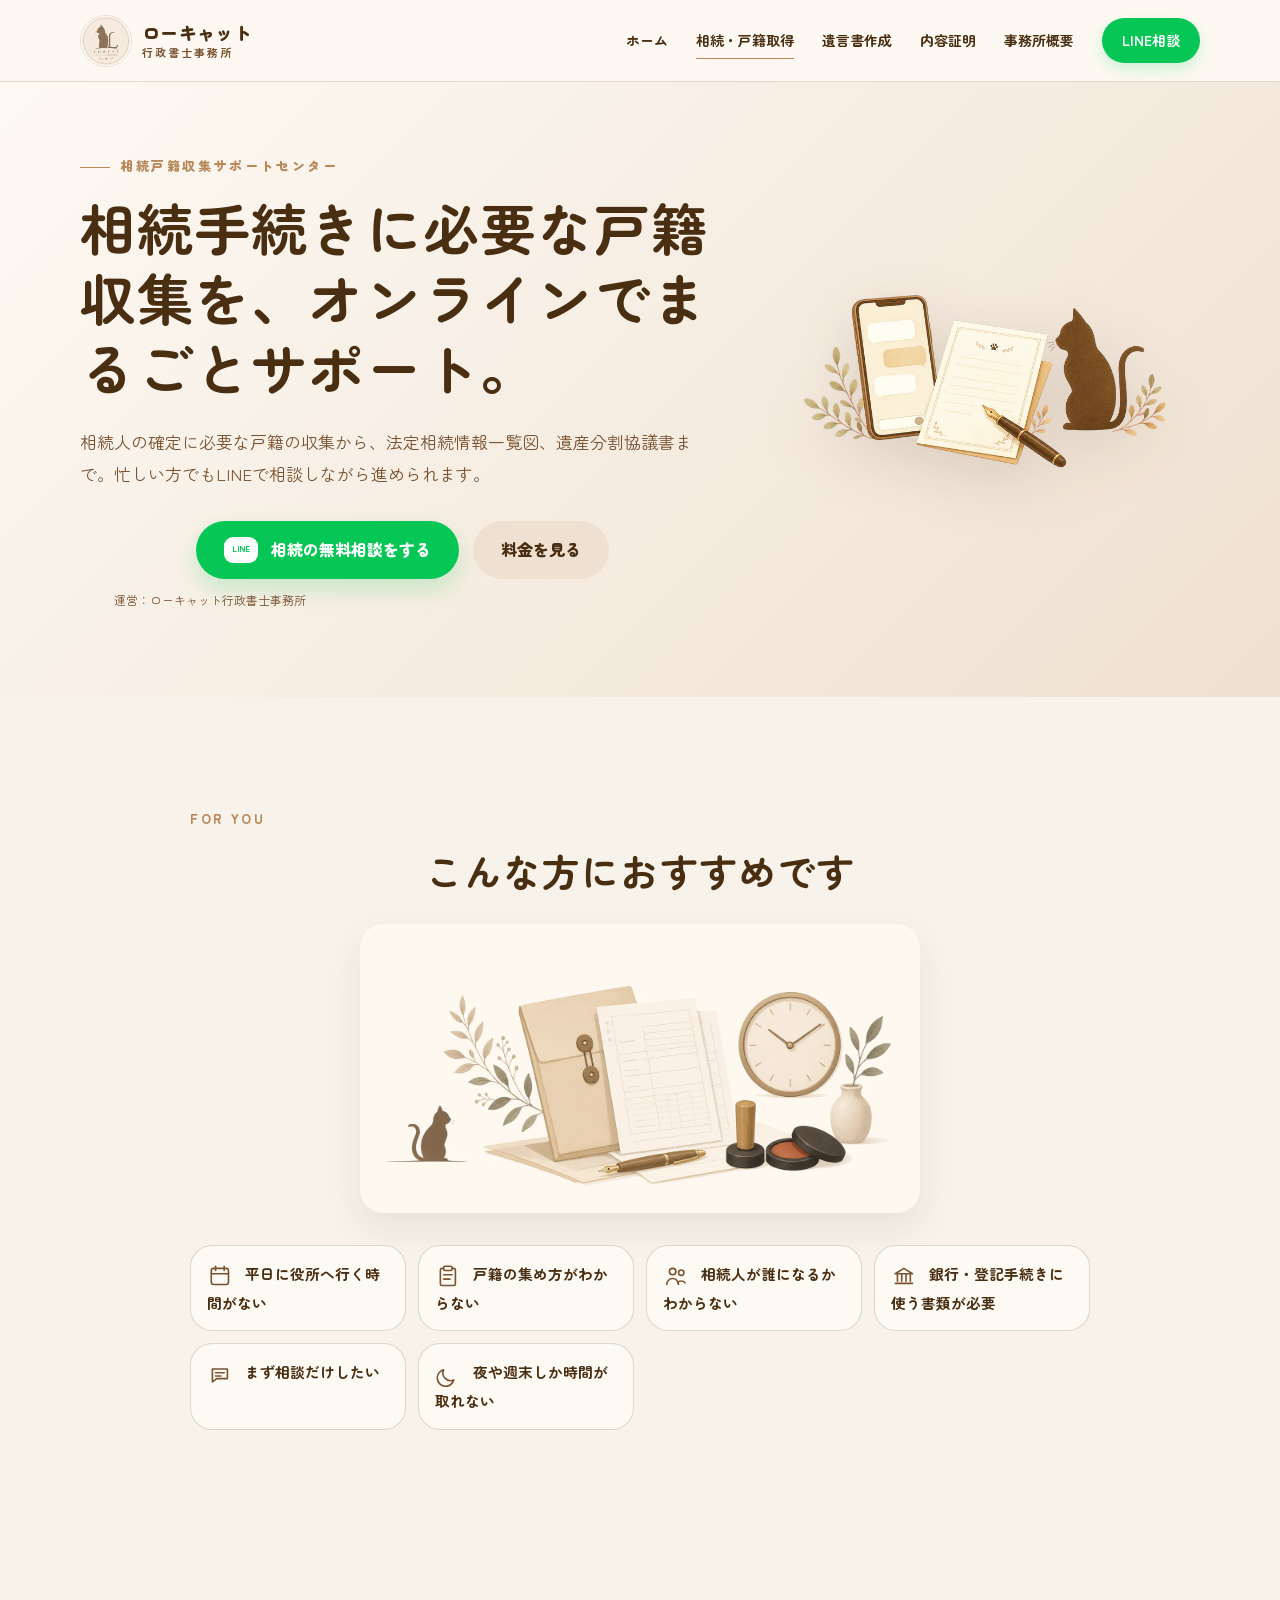
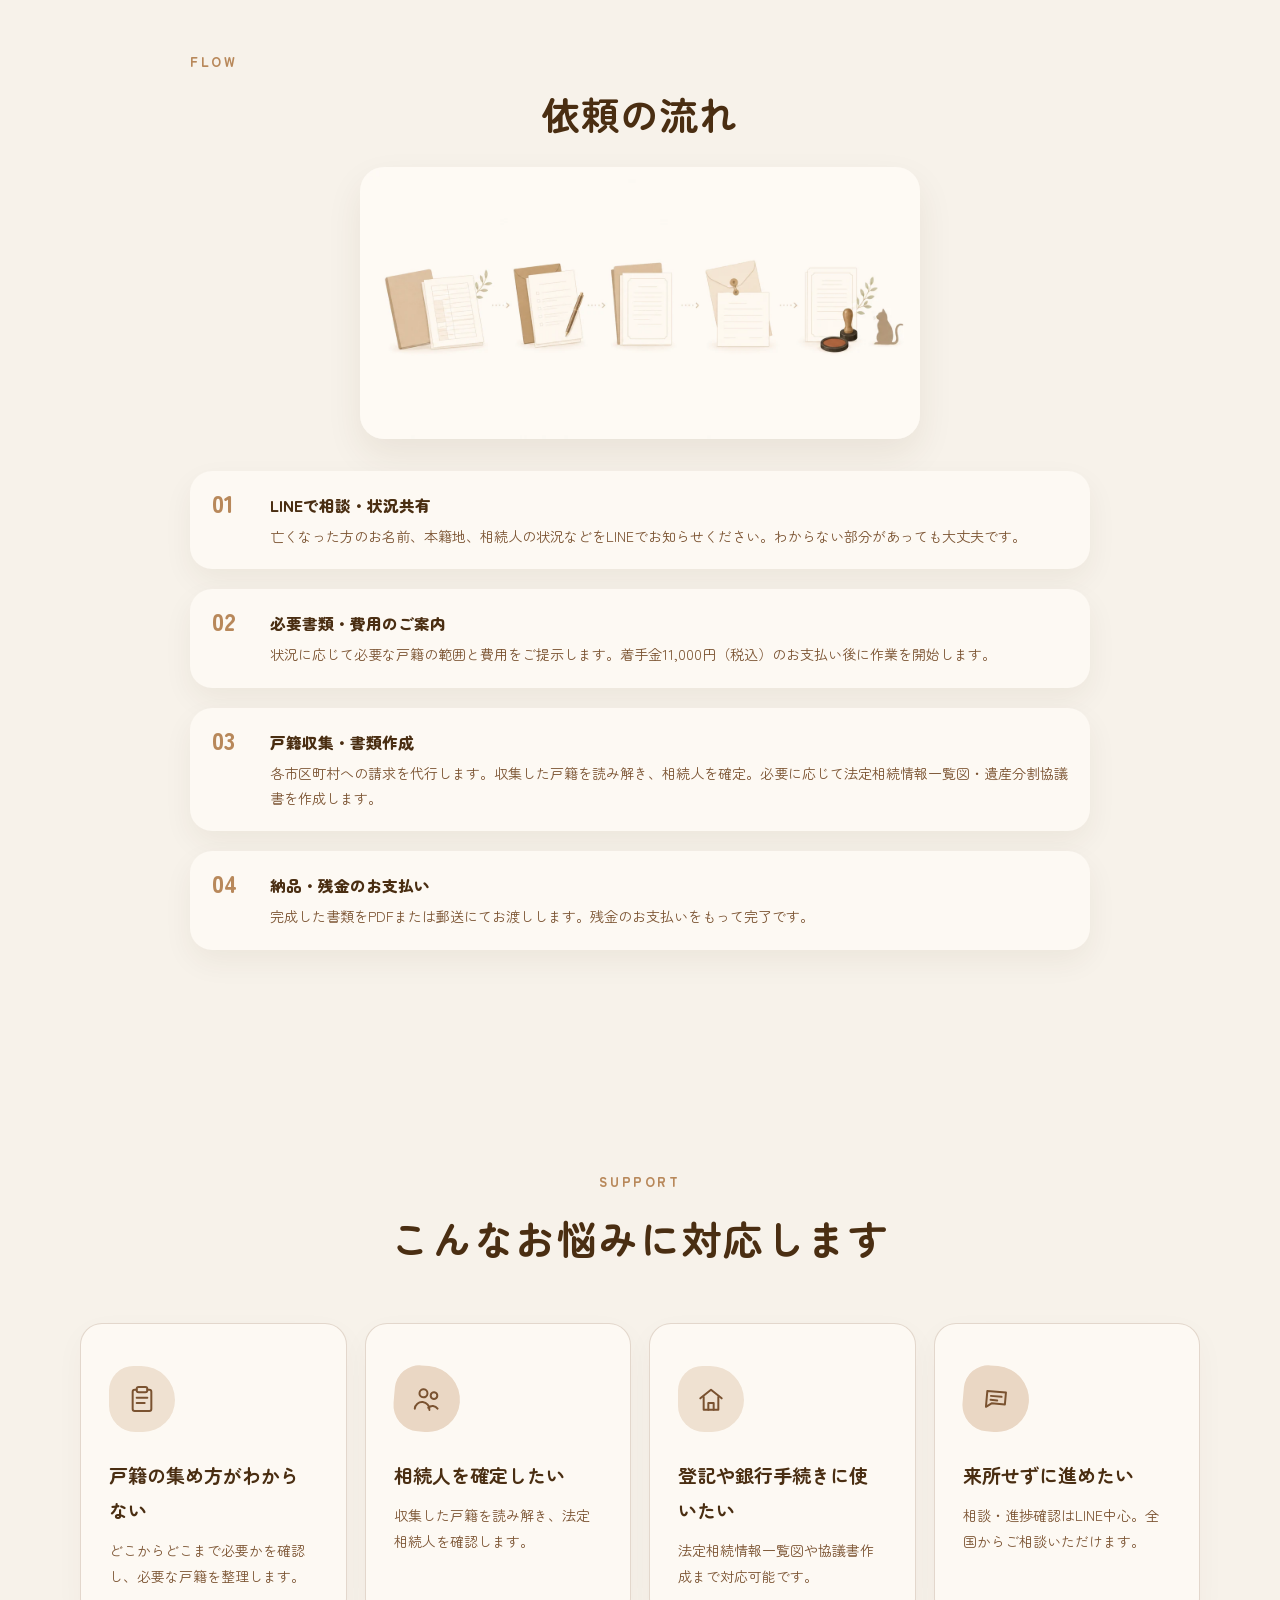
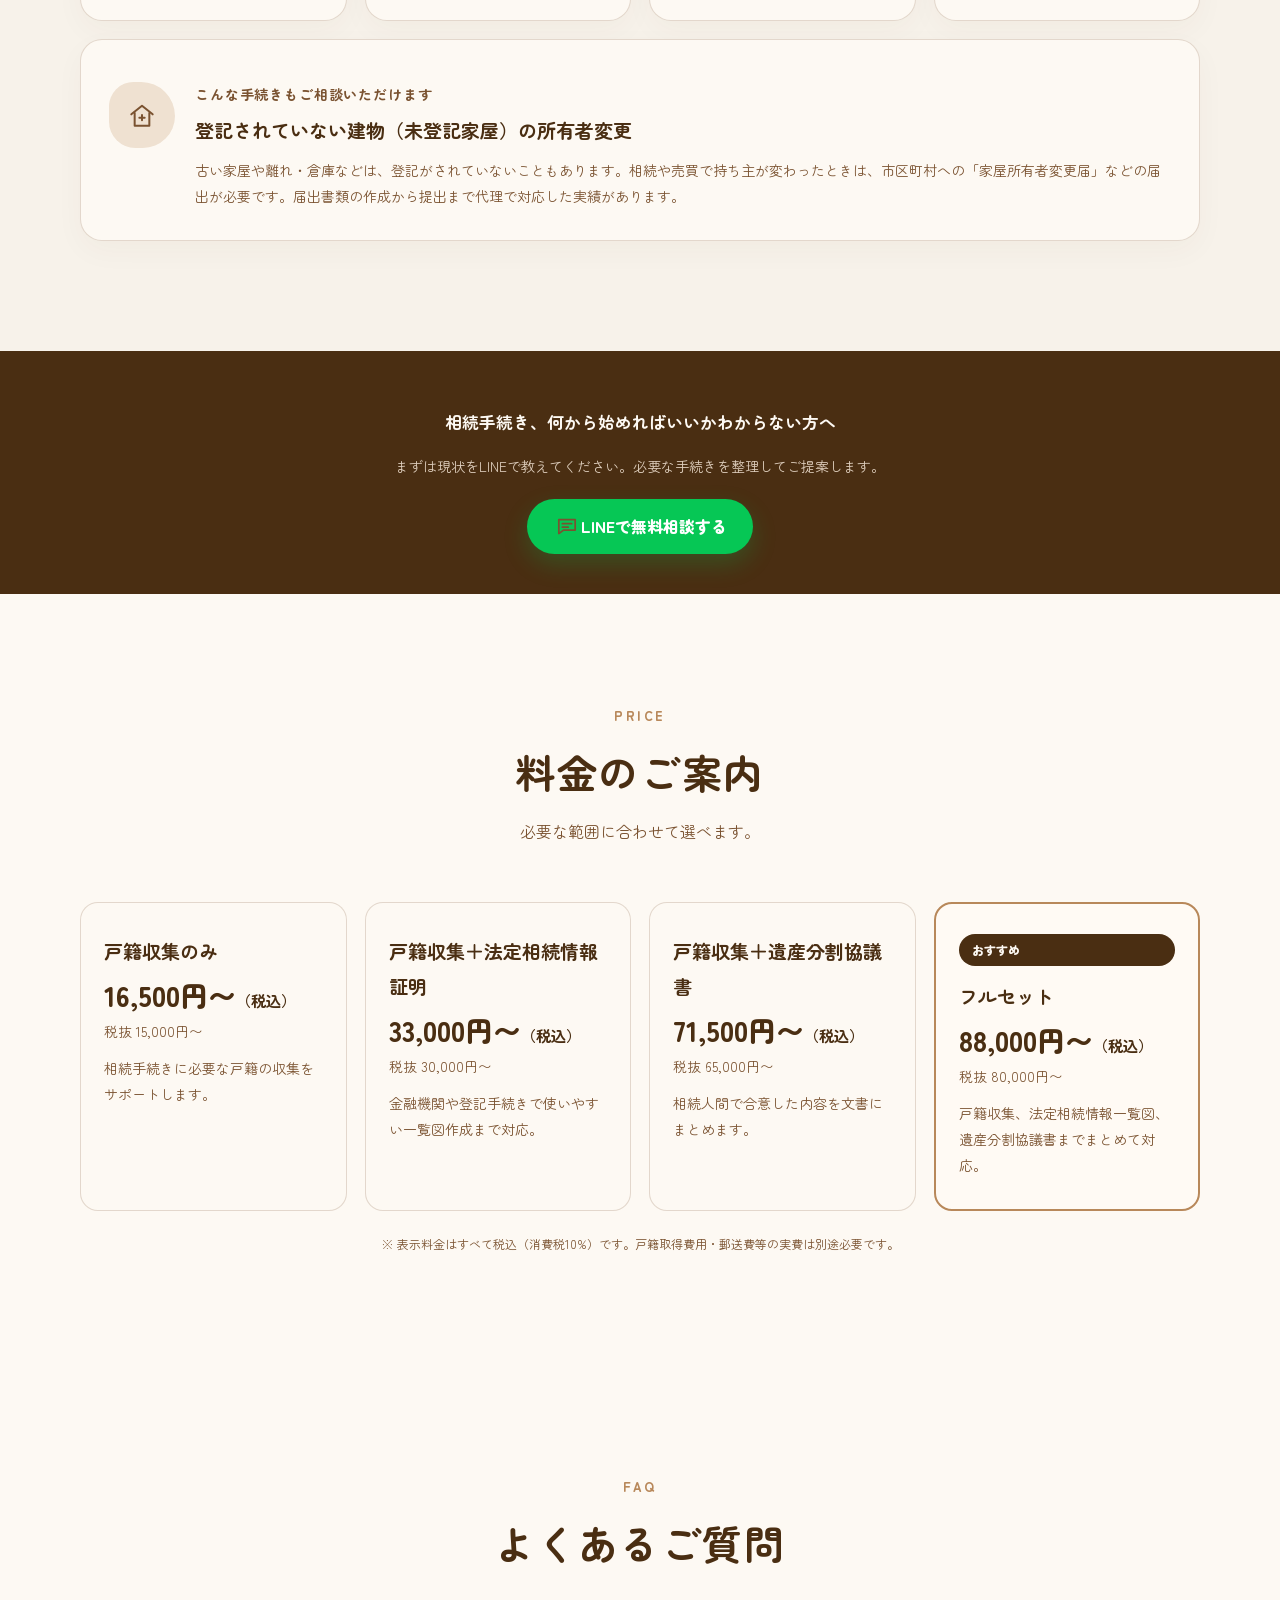
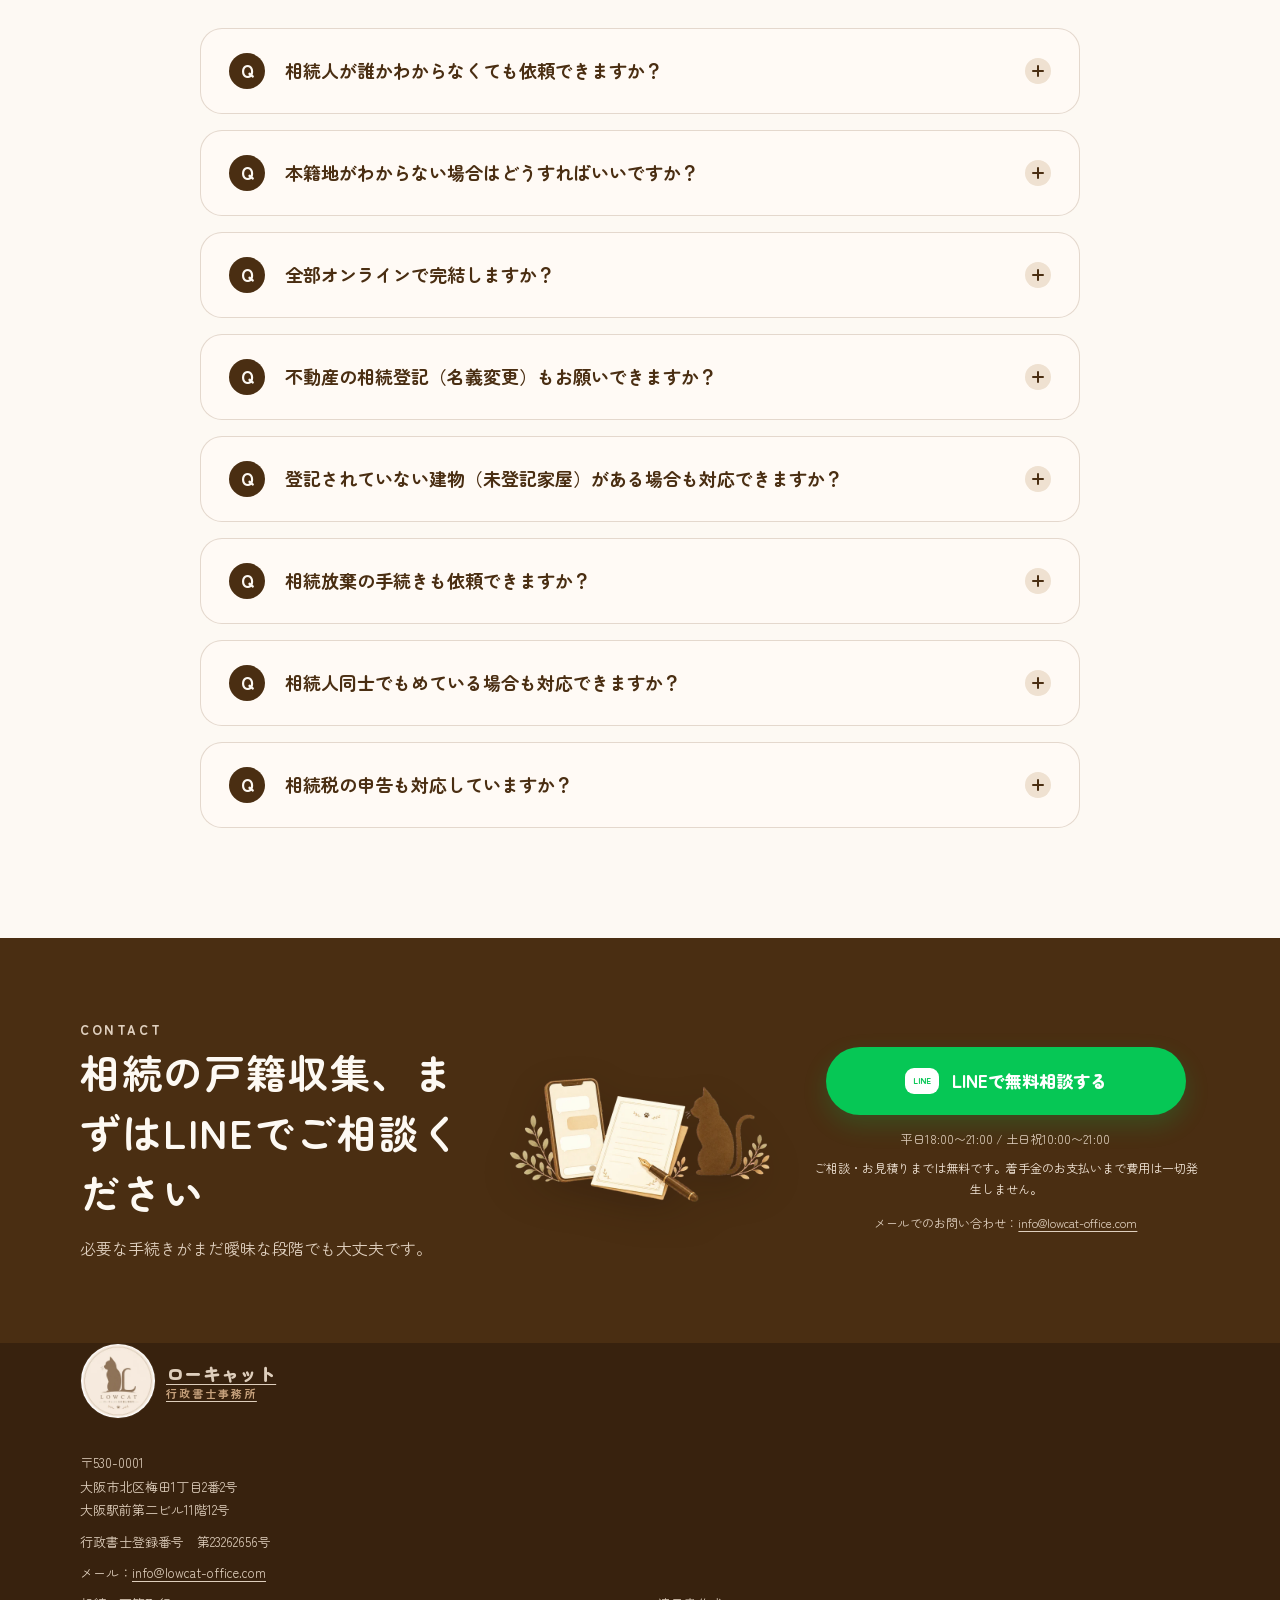
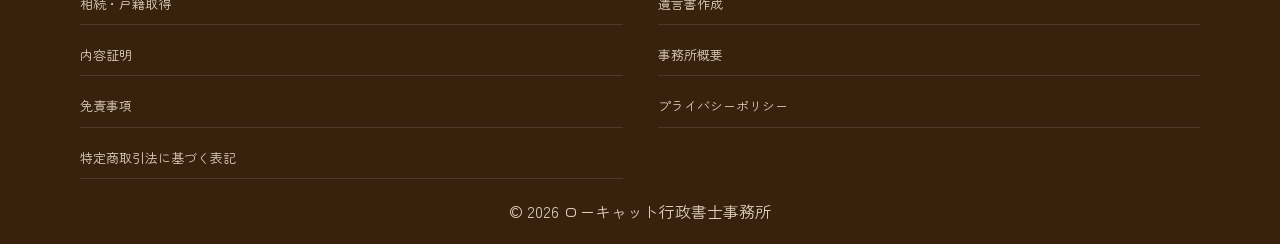
<file: inheritance/index.html>
<!doctype html>
<html lang="ja">
  <head>
    <meta charset="UTF-8" />
    <meta name="viewport" content="width=device-width, initial-scale=1.0" />
    <meta name="description" content="相続戸籍収集サポートセンターは、相続手続きに必要な戸籍収集・相続人調査・法定相続情報一覧図・遺産分割協議書をオンラインでサポートします。" />
    <title>相続戸籍収集サポートセンター｜ローキャット行政書士事務所</title>
    <link rel="icon" href="../assets/favicon.ico">
    <meta property="og:title" content="相続戸籍収集サポートセンター｜戸籍取得・相続手続きサポート">
    <meta property="og:description" content="戸籍収集、相続人調査、法定相続情報一覧図、遺産分割協議書までオンラインで対応。運営：ローキャット行政書士事務所。">
    <meta property="og:image" content="https://lowcat-office.com/assets/ogp.png">
    <meta property="og:url" content="https://lowcat-office.com/inheritance/">
    <meta property="og:type" content="website">
    <meta name="twitter:card" content="summary_large_image">
    <link rel="preconnect" href="https://fonts.googleapis.com" /><link rel="preconnect" href="https://fonts.gstatic.com" crossorigin /><link href="https://fonts.googleapis.com/css2?family=Zen+Maru+Gothic:wght@400;500;700;900&display=swap" rel="stylesheet" />
    <link rel="stylesheet" href="../styles.css" /><script src="../script.js" defer></script>
    <meta name="google-site-verification" content="0r41pT320zyH4qBuLXM4N1_ee6AQ7gvqH54sz5e8NYk" />
  <link rel="canonical" href="https://lowcat-office.com/inheritance/" />
  <script type="application/ld+json">
{
  "@context": "https://schema.org",
  "@type": "LegalService",
  "@id": "https://lowcat-office.com/#legalservice",
  "name": "ローキャット行政書士事務所",
  "url": "https://lowcat-office.com/",
  "logo": "https://lowcat-office.com/assets/logo.webp",
  "image": "https://lowcat-office.com/assets/ogp.png",
  "email": "info@lowcat-office.com",
  "address": {
    "@type": "PostalAddress",
    "postalCode": "530-0001",
    "addressRegion": "大阪府",
    "addressLocality": "大阪市北区",
    "streetAddress": "梅田1丁目2番2号 大阪駅前第二ビル11階12号",
    "addressCountry": "JP"
  },
  "areaServed": [
    "全国",
    "オンライン"
  ],
  "serviceType": [
    "相続手続き",
    "戸籍取得",
    "法定相続情報証明",
    "遺産分割協議書作成",
    "遺言書作成サポート",
    "内容証明作成"
  ],
  "knowsAbout": [
    "相続手続き",
    "戸籍収集",
    "内容証明",
    "行政書士業務"
  ],
  "openingHoursSpecification": [
    {
      "@type": "OpeningHoursSpecification",
      "dayOfWeek": [
        "Monday",
        "Tuesday",
        "Wednesday",
        "Thursday",
        "Friday"
      ],
      "opens": "18:00",
      "closes": "21:00"
    },
    {
      "@type": "OpeningHoursSpecification",
      "dayOfWeek": [
        "Saturday",
        "Sunday"
      ],
      "opens": "10:00",
      "closes": "21:00"
    }
  ],
  "contactPoint": [
    {
      "@type": "ContactPoint",
      "contactType": "customer support",
      "email": "info@lowcat-office.com",
      "url": "https://lin.ee/Oa2LDhM",
      "availableLanguage": "Japanese"
    }
  ]
}
</script>
</head>
  <body>
    <header class="site-header"><div class="container header-inner"><a class="logo" href="../index.html"><img class="logo-image" src="../assets/logo.webp" alt="" width="52" height="52" /><span class="logo-text">ローキャット<span>行政書士事務所</span></span></a><button class="menu-button" type="button" aria-expanded="false" aria-controls="global-nav"><span></span><span></span><span></span><span class="sr-only">メニューを開く</span></button><nav class="global-nav" id="global-nav" aria-label="メインナビゲーション"><a href="../index.html">ホーム</a><a href="../inheritance/" aria-current="page">相続・戸籍取得</a><a href="../will/">遺言書作成</a><a href="../certificate/">内容証明</a><a href="../about.html">事務所概要</a><a class="nav-line" href="https://lin.ee/vDD3KD1" target="_blank" rel="noopener noreferrer">LINE相談</a></nav></div></header>
    <main>
      <section class="lp-hero"><div class="container lp-hero-inner"><div><p class="eyebrow">相続戸籍収集サポートセンター</p><h1>相続手続きに必要な戸籍収集を、オンラインでまるごとサポート。</h1><p class="hero-lead">相続人の確定に必要な戸籍の収集から、法定相続情報一覧図、遺産分割協議書まで。忙しい方でもLINEで相談しながら進められます。</p><div class="hero-actions"><a class="button button-line" href="https://lin.ee/vDD3KD1" target="_blank" rel="noopener noreferrer"><span class="line-icon" aria-hidden="true">LINE</span>相続の無料相談をする</a><a class="button button-sub" href="#price">料金を見る</a></div><p class="button-note">運営：ローキャット行政書士事務所</p></div><img class="lp-hero-image" src="../assets/line-consult.webp" alt="" width="720" height="480" /></div></section>

      <section class="section lp-target-section" id="target">
        <div class="inner">
          <p class="section-label">FOR YOU</p>
          <h2 class="section-title">こんな方におすすめです</h2>
          <img src="../assets/inheritance-target.webp" alt="こんな方におすすめ" class="section-illustration" width="1400" height="721" loading="lazy">
          <div class="target-grid">
            <div class="target-item"><svg class="line-svg" viewBox="0 0 24 24" aria-hidden="true"><rect x="4" y="5" width="16" height="15" rx="2"/><path d="M8 3v4M16 3v4M4 10h16"/></svg> 平日に役所へ行く時間がない</div>
            <div class="target-item"><svg class="line-svg" viewBox="0 0 24 24" aria-hidden="true"><path d="M8 5H6.5A1.5 1.5 0 0 0 5 6.5v13A1.5 1.5 0 0 0 6.5 21h11a1.5 1.5 0 0 0 1.5-1.5v-13A1.5 1.5 0 0 0 17.5 5H16"/><rect x="8" y="3" width="8" height="4" rx="1.5"/><path d="M8 11h8M8 15h6"/></svg> 戸籍の集め方がわからない</div>
            <div class="target-item"><svg class="line-svg" viewBox="0 0 24 24" aria-hidden="true"><circle cx="9" cy="8" r="3"/><circle cx="17" cy="9" r="2.5"/><path d="M3.5 20a5.5 5.5 0 0 1 11 0M13.5 18.5a4.5 4.5 0 0 1 7 0"/></svg> 相続人が誰になるかわからない</div>
            <div class="target-item"><svg class="line-svg" viewBox="0 0 24 24" aria-hidden="true"><path d="M4 10h16L12 5 4 10Z"/><path d="M6 10v7M10 10v7M14 10v7M18 10v7M4 19h16"/></svg> 銀行・登記手続きに使う書類が必要</div>
            <div class="target-item"><svg class="line-svg" viewBox="0 0 24 24" aria-hidden="true"><path d="M5 6.5h14v9H9l-4 3v-12Z"/><path d="M8 10h8M8 13h5"/></svg> まず相談だけしたい</div>
            <div class="target-item"><svg class="line-svg" viewBox="0 0 24 24" aria-hidden="true"><path d="M17.5 16.8A7.2 7.2 0 0 1 8 7.3a7.8 7.8 0 1 0 9.5 9.5Z"/></svg> 夜や週末しか時間が取れない</div>
          </div>
        </div>
      </section>


      <section class="section lp-detail-flow" id="flow">
        <div class="inner">
          <p class="section-label">FLOW</p>
          <h2 class="section-title">依頼の流れ</h2>
          <img src="../assets/inheritance-flow.webp" alt="相続手続きの依頼の流れ" class="section-illustration" width="1400" height="680" loading="lazy">
          <div class="flow-list">
            <div class="flow-item"><div class="flow-num">01</div><div><h3>LINEで相談・状況共有</h3><p>亡くなった方のお名前、本籍地、相続人の状況などをLINEでお知らせください。わからない部分があっても大丈夫です。</p></div></div>
            <div class="flow-item"><div class="flow-num">02</div><div><h3>必要書類・費用のご案内</h3><p>状況に応じて必要な戸籍の範囲と費用をご提示します。着手金11,000円（税込）のお支払い後に作業を開始します。</p></div></div>
            <div class="flow-item"><div class="flow-num">03</div><div><h3>戸籍収集・書類作成</h3><p>各市区町村への請求を代行します。収集した戸籍を読み解き、相続人を確定。必要に応じて法定相続情報一覧図・遺産分割協議書を作成します。</p></div></div>
            <div class="flow-item"><div class="flow-num">04</div><div><h3>納品・残金のお支払い</h3><p>完成した書類をPDFまたは郵送にてお渡しします。残金のお支払いをもって完了です。</p></div></div>
          </div>
        </div>
      </section>

      <section class="section"><div class="container"><div class="section-heading"><p class="section-label">SUPPORT</p><h2>こんなお悩みに対応します</h2></div><div class="feature-grid compact-grid"><article class="feature-card"><div class="feature-icon"><svg class="line-svg" viewBox="0 0 24 24" aria-hidden="true"><path d="M8 5H6.5A1.5 1.5 0 0 0 5 6.5v13A1.5 1.5 0 0 0 6.5 21h11a1.5 1.5 0 0 0 1.5-1.5v-13A1.5 1.5 0 0 0 17.5 5H16"/><rect x="8" y="3" width="8" height="4" rx="1.5"/><path d="M8 11h8M8 15h6"/></svg></div><h3>戸籍の集め方がわからない</h3><p>どこからどこまで必要かを確認し、必要な戸籍を整理します。</p></article><article class="feature-card"><div class="feature-icon"><svg class="line-svg" viewBox="0 0 24 24" aria-hidden="true"><circle cx="9" cy="8" r="3"/><circle cx="17" cy="9" r="2.5"/><path d="M3.5 20a5.5 5.5 0 0 1 11 0M13.5 18.5a4.5 4.5 0 0 1 7 0"/></svg></div><h3>相続人を確定したい</h3><p>収集した戸籍を読み解き、法定相続人を確認します。</p></article><article class="feature-card"><div class="feature-icon"><svg class="line-svg" viewBox="0 0 24 24" aria-hidden="true"><path d="M4 11.5 12 5l8 6.5"/><path d="M6.5 10.5V20h11v-9.5"/><path d="M10 20v-5h4v5"/></svg></div><h3>登記や銀行手続きに使いたい</h3><p>法定相続情報一覧図や協議書作成まで対応可能です。</p></article><article class="feature-card"><div class="feature-icon"><svg class="line-svg" viewBox="0 0 24 24" aria-hidden="true"><path d="M5 6.5h14v9H9l-4 3v-12Z"/><path d="M8 10h8M8 13h5"/></svg></div><h3>来所せずに進めたい</h3><p>相談・進捗確認はLINE中心。全国からご相談いただけます。</p></article></div><article class="feature-card also-card"><div class="feature-icon"><svg class="line-svg" viewBox="0 0 24 24" aria-hidden="true"><path d="M4 11.5 12 5l8 6.5"/><path d="M6.5 10.5V20h11v-9.5"/><path d="M10 14h4M12 12v4"/></svg></div><div><p class="also-label">こんな手続きもご相談いただけます</p><h3>登記されていない建物（未登記家屋）の所有者変更</h3><p>古い家屋や離れ・倉庫などは、登記がされていないこともあります。相続や売買で持ち主が変わったときは、市区町村への「家屋所有者変更届」などの届出が必要です。届出書類の作成から提出まで代理で対応した実績があります。</p></div></article></div></section>
      
      <section class="section mid-cta">
        <div class="inner" style="text-align:center;">
          <p style="font-size:1.05rem;font-weight:700;color:var(--cream);margin-bottom:8px;">相続手続き、何から始めればいいかわからない方へ</p>
          <p style="font-size:0.88rem;color:#dfcfbe;margin-bottom:20px;">まずは現状をLINEで教えてください。必要な手続きを整理してご提案します。</p>
          <a href="https://lin.ee/vDD3KD1" class="btn-line"><svg class="line-svg" viewBox="0 0 24 24" aria-hidden="true"><path d="M5 6.5h14v9H9l-4 3v-12Z"/><path d="M8 10h8M8 13h5"/></svg> LINEで無料相談する</a>
        </div>
      </section>

<section class="section price-section" id="price"><div class="container"><div class="section-heading"><p class="section-label">PRICE</p><h2>料金のご案内</h2><p>必要な範囲に合わせて選べます。</p></div><div class="price-grid lp-price-grid"><article class="price-card"><h3>戸籍収集のみ</h3><p class="price">16,500円〜<span class="price-tax">（税込）</span></p><p class="price-excl">税抜 15,000円〜</p><p>相続手続きに必要な戸籍の収集をサポートします。</p></article><article class="price-card"><h3>戸籍収集＋法定相続情報証明</h3><p class="price">33,000円〜<span class="price-tax">（税込）</span></p><p class="price-excl">税抜 30,000円〜</p><p>金融機関や登記手続きで使いやすい一覧図作成まで対応。</p></article><article class="price-card"><h3>戸籍収集＋遺産分割協議書</h3><p class="price">71,500円〜<span class="price-tax">（税込）</span></p><p class="price-excl">税抜 65,000円〜</p><p>相続人間で合意した内容を文書にまとめます。</p></article><article class="price-card recommended"><span class="recommend-label">おすすめ</span><h3>フルセット</h3><p class="price">88,000円〜<span class="price-tax">（税込）</span></p><p class="price-excl">税抜 80,000円〜</p><p>戸籍収集、法定相続情報一覧図、遺産分割協議書までまとめて対応。</p></article></div><p class="price-note">※ 表示料金はすべて税込（消費税10%）です。戸籍取得費用・郵送費等の実費は別途必要です。</p></div></section>
      
      <section class="section faq-section"><div class="container"><div class="section-heading"><p class="section-label">FAQ</p><h2>よくあるご質問</h2></div><div class="faq-list"><div class="faq-item"><button class="faq-question" type="button" aria-expanded="false"><span>相続人が誰かわからなくても依頼できますか？</span><span class="faq-toggle" aria-hidden="true"></span></button><div class="faq-answer" hidden><p>はい、大丈夫です。戸籍を収集・調査することで法定相続人を確定できます。</p></div></div><div class="faq-item"><button class="faq-question" type="button" aria-expanded="false"><span>本籍地がわからない場合はどうすればいいですか？</span><span class="faq-toggle" aria-hidden="true"></span></button><div class="faq-answer" hidden><p>住民票の「本籍地記載あり」を取得することで確認できます。対応方法もご案内します。</p></div></div><div class="faq-item"><button class="faq-question" type="button" aria-expanded="false"><span>全部オンラインで完結しますか？</span><span class="faq-toggle" aria-hidden="true"></span></button><div class="faq-answer" hidden><p>はい。LINEだけで完結します。来所は不要です。</p></div></div><div class="faq-item"><button class="faq-question" type="button" aria-expanded="false"><span>不動産の相続登記（名義変更）もお願いできますか？</span><span class="faq-toggle" aria-hidden="true"></span></button><div class="faq-answer" hidden><p>不動産の相続登記は司法書士の業務です。必要な場合は信頼できる司法書士をご紹介することが可能です。</p></div></div><div class="faq-item"><button class="faq-question" type="button" aria-expanded="false"><span>登記されていない建物（未登記家屋）がある場合も対応できますか？</span><span class="faq-toggle" aria-hidden="true"></span></button><div class="faq-answer" hidden><p>はい。未登記家屋の持ち主が変わったときに市区町村へ提出する「家屋所有者変更届」などの作成・提出を代理で行います。なお、建物を新たに登記する手続き（表題登記・保存登記）は土地家屋調査士・司法書士の業務となるため、必要な場合は専門家へおつなぎします。</p></div></div><div class="faq-item"><button class="faq-question" type="button" aria-expanded="false"><span>相続放棄の手続きも依頼できますか？</span><span class="faq-toggle" aria-hidden="true"></span></button><div class="faq-answer" hidden><p>家庭裁判所への相続放棄申述は司法書士・弁護士の業務となります。負債が多いケースでは早期にご相談ください。適切な専門家へおつなぎします。</p></div></div><div class="faq-item"><button class="faq-question" type="button" aria-expanded="false"><span>相続人同士でもめている場合も対応できますか？</span><span class="faq-toggle" aria-hidden="true"></span></button><div class="faq-answer" hidden><p>相続人間で争いが生じている場合は弁護士の業務となります。遺産分割協議書の作成は、相続人全員が合意していることが前提です。</p></div></div><div class="faq-item"><button class="faq-question" type="button" aria-expanded="false"><span>相続税の申告も対応していますか？</span><span class="faq-toggle" aria-hidden="true"></span></button><div class="faq-answer" hidden><p>相続税の申告は税理士の業務です。課税が見込まれる場合は税理士へのご相談をお勧めします。</p></div></div></div></div></section>
      
      <section class="contact-section"><div class="container contact-inner"><div><p class="section-label">CONTACT</p><h2>相続の戸籍収集、まずはLINEでご相談ください</h2><p>必要な手続きがまだ曖昧な段階でも大丈夫です。</p></div><img class="contact-illustration" src="../assets/line-consult.webp" alt="" width="720" height="480" loading="lazy" /><div class="contact-action"><a class="button button-line button-large" href="https://lin.ee/vDD3KD1" target="_blank" rel="noopener noreferrer"><span class="line-icon" aria-hidden="true">LINE</span>LINEで無料相談する</a><p>平日18:00〜21:00 / 土日祝10:00〜21:00</p><p class="free-note">ご相談・お見積りまでは無料です。着手金のお支払いまで費用は一切発生しません。</p><p class="email-note">メールでのお問い合わせ：<a href="mailto:info@lowcat-office.com">info@lowcat-office.com</a></p></div></div></section>
    </main>
    <footer class="site-footer"><div class="container footer-inner"><div class="footer-office"><a class="logo logo-footer" href="../index.html"><img class="logo-image footer-logo-image" src="../assets/logo.webp" alt="" width="76" height="76" loading="lazy" /><span class="logo-text">ローキャット<span>行政書士事務所</span></span></a><p>〒530-0001<br />大阪市北区梅田1丁目2番2号<br />大阪駅前第二ビル11階12号</p><p>行政書士登録番号　第23262656号</p><p>メール：<a href="mailto:info@lowcat-office.com">info@lowcat-office.com</a></p></div><nav class="footer-nav" aria-label="フッターナビ"><a href="../inheritance/">相続・戸籍取得</a><a href="../will/">遺言書作成</a><a href="../certificate/">内容証明</a><a href="../about.html">事務所概要</a><a href="../disclaimer.html">免責事項</a><a href="../privacy.html">プライバシーポリシー</a><a href="/tokushoho">特定商取引法に基づく表記</a></nav></div><p class="copyright">© 2026 ローキャット行政書士事務所</p></footer>
  </body>
</html>
</file>
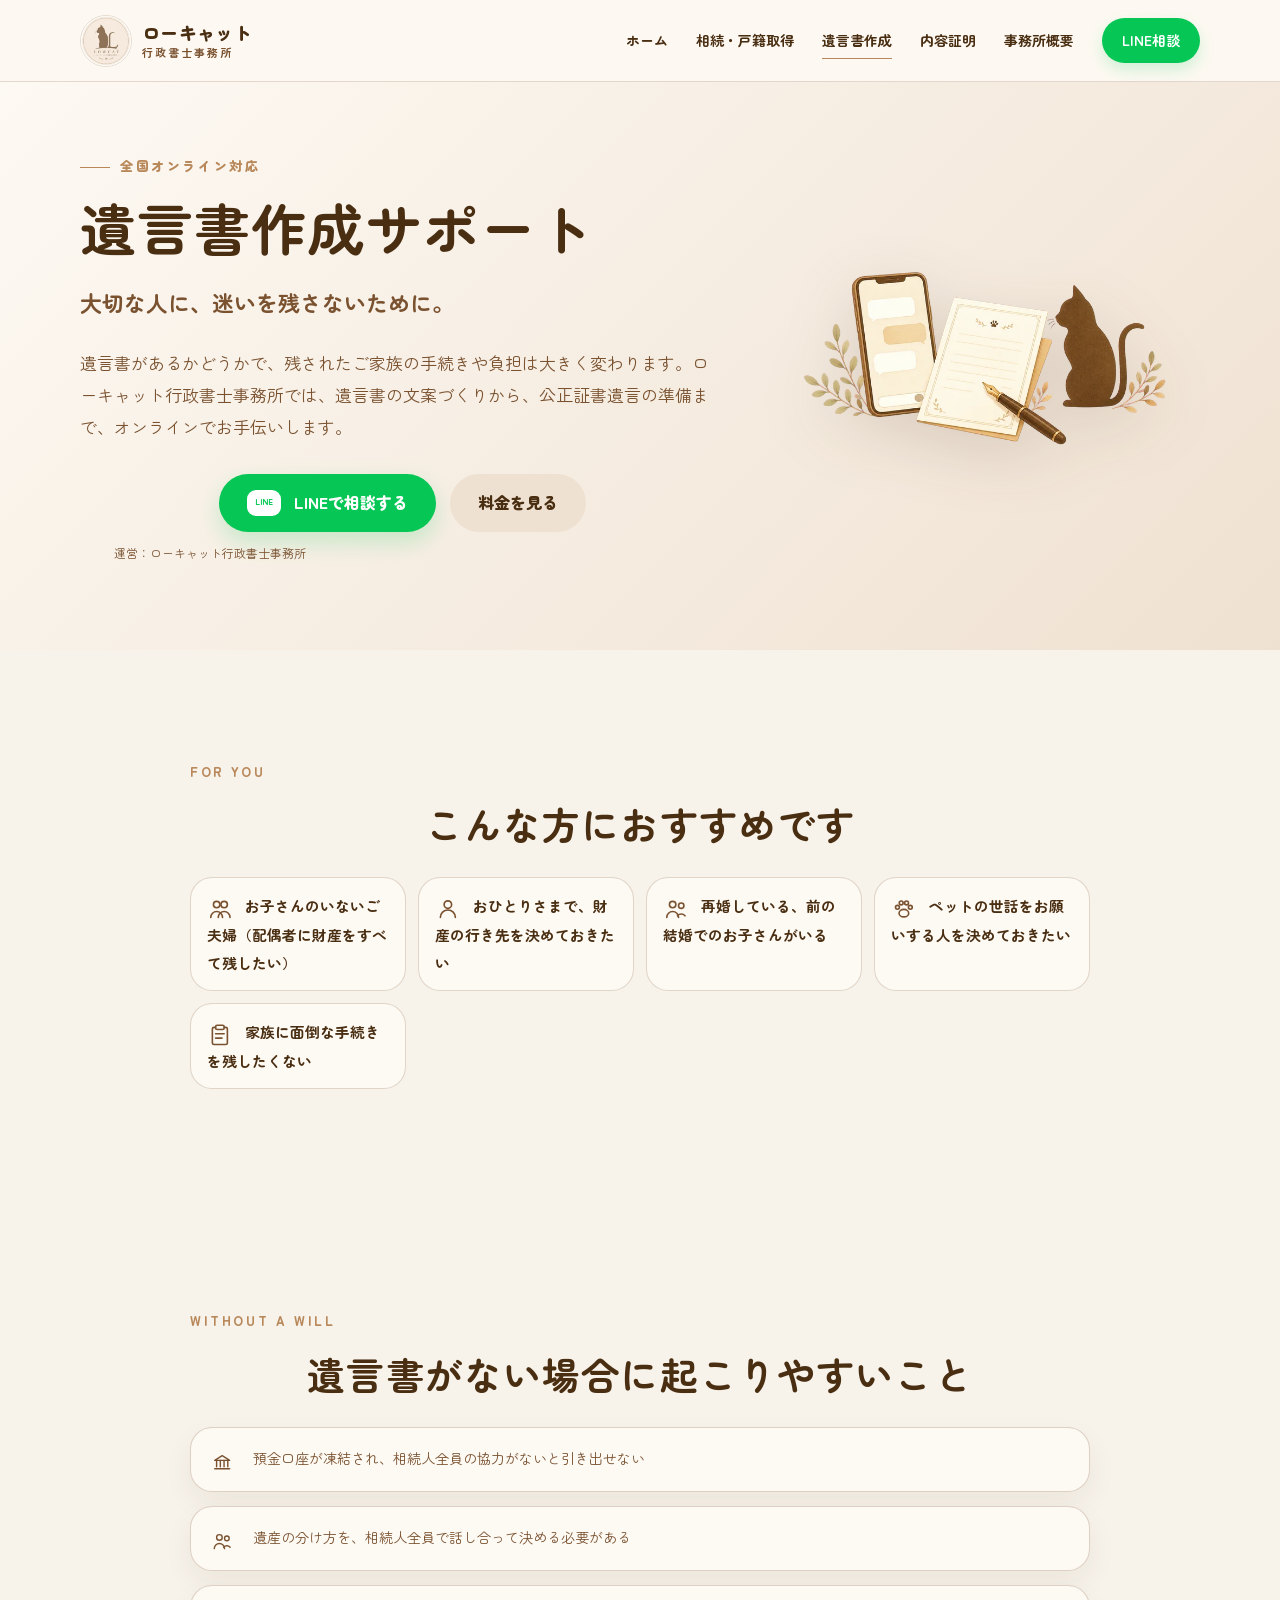
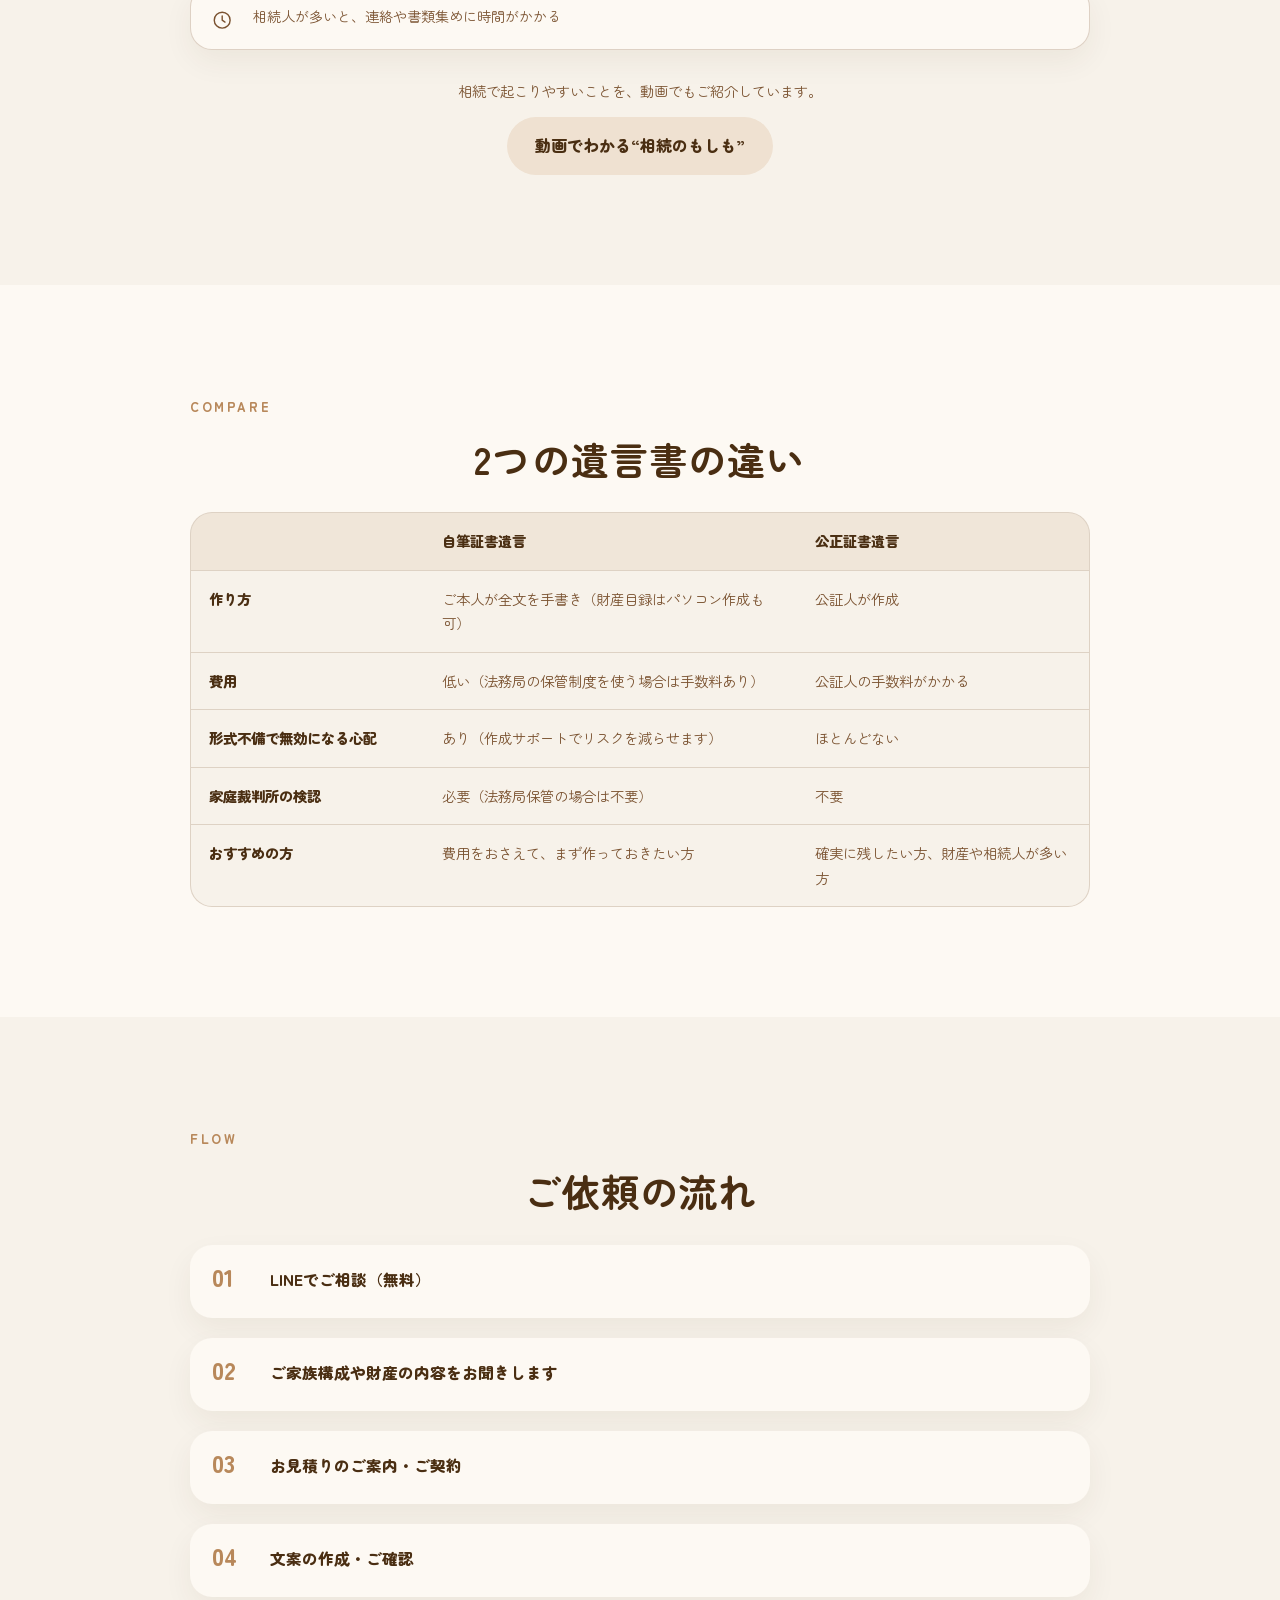
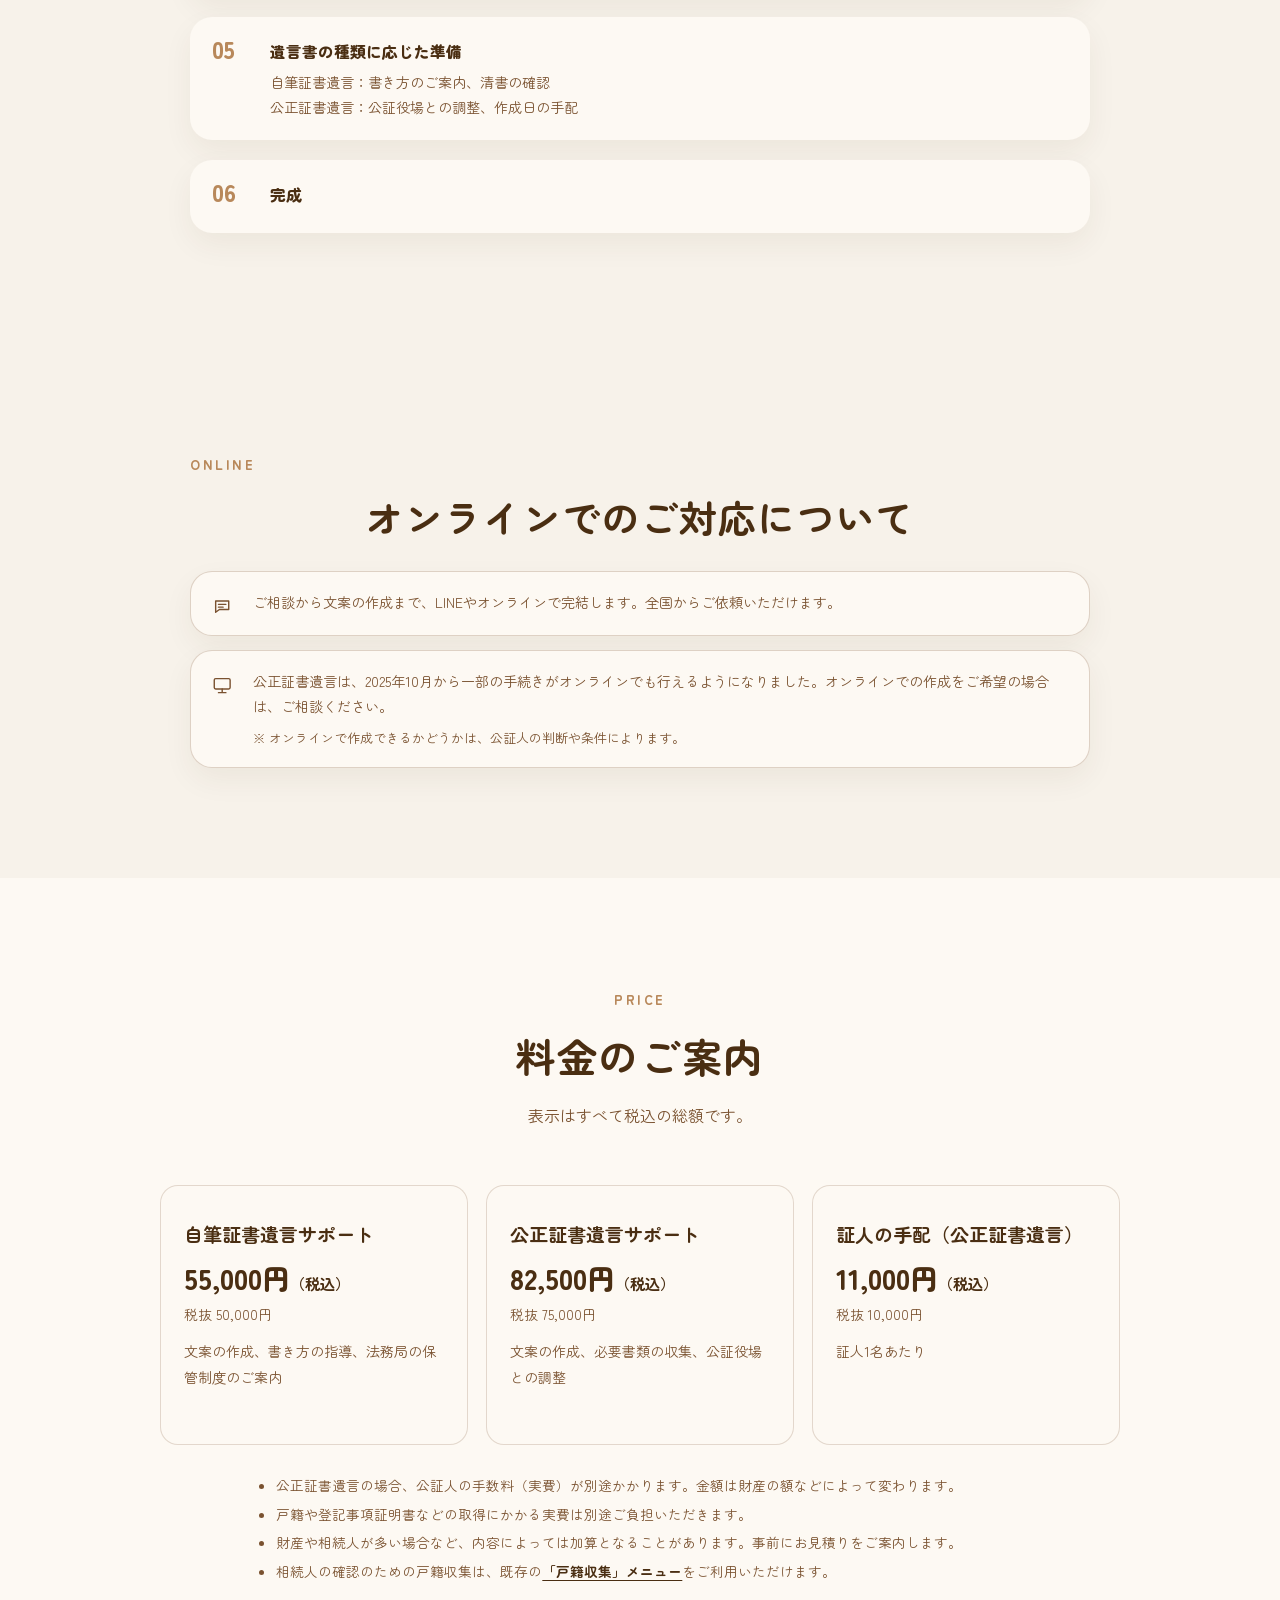
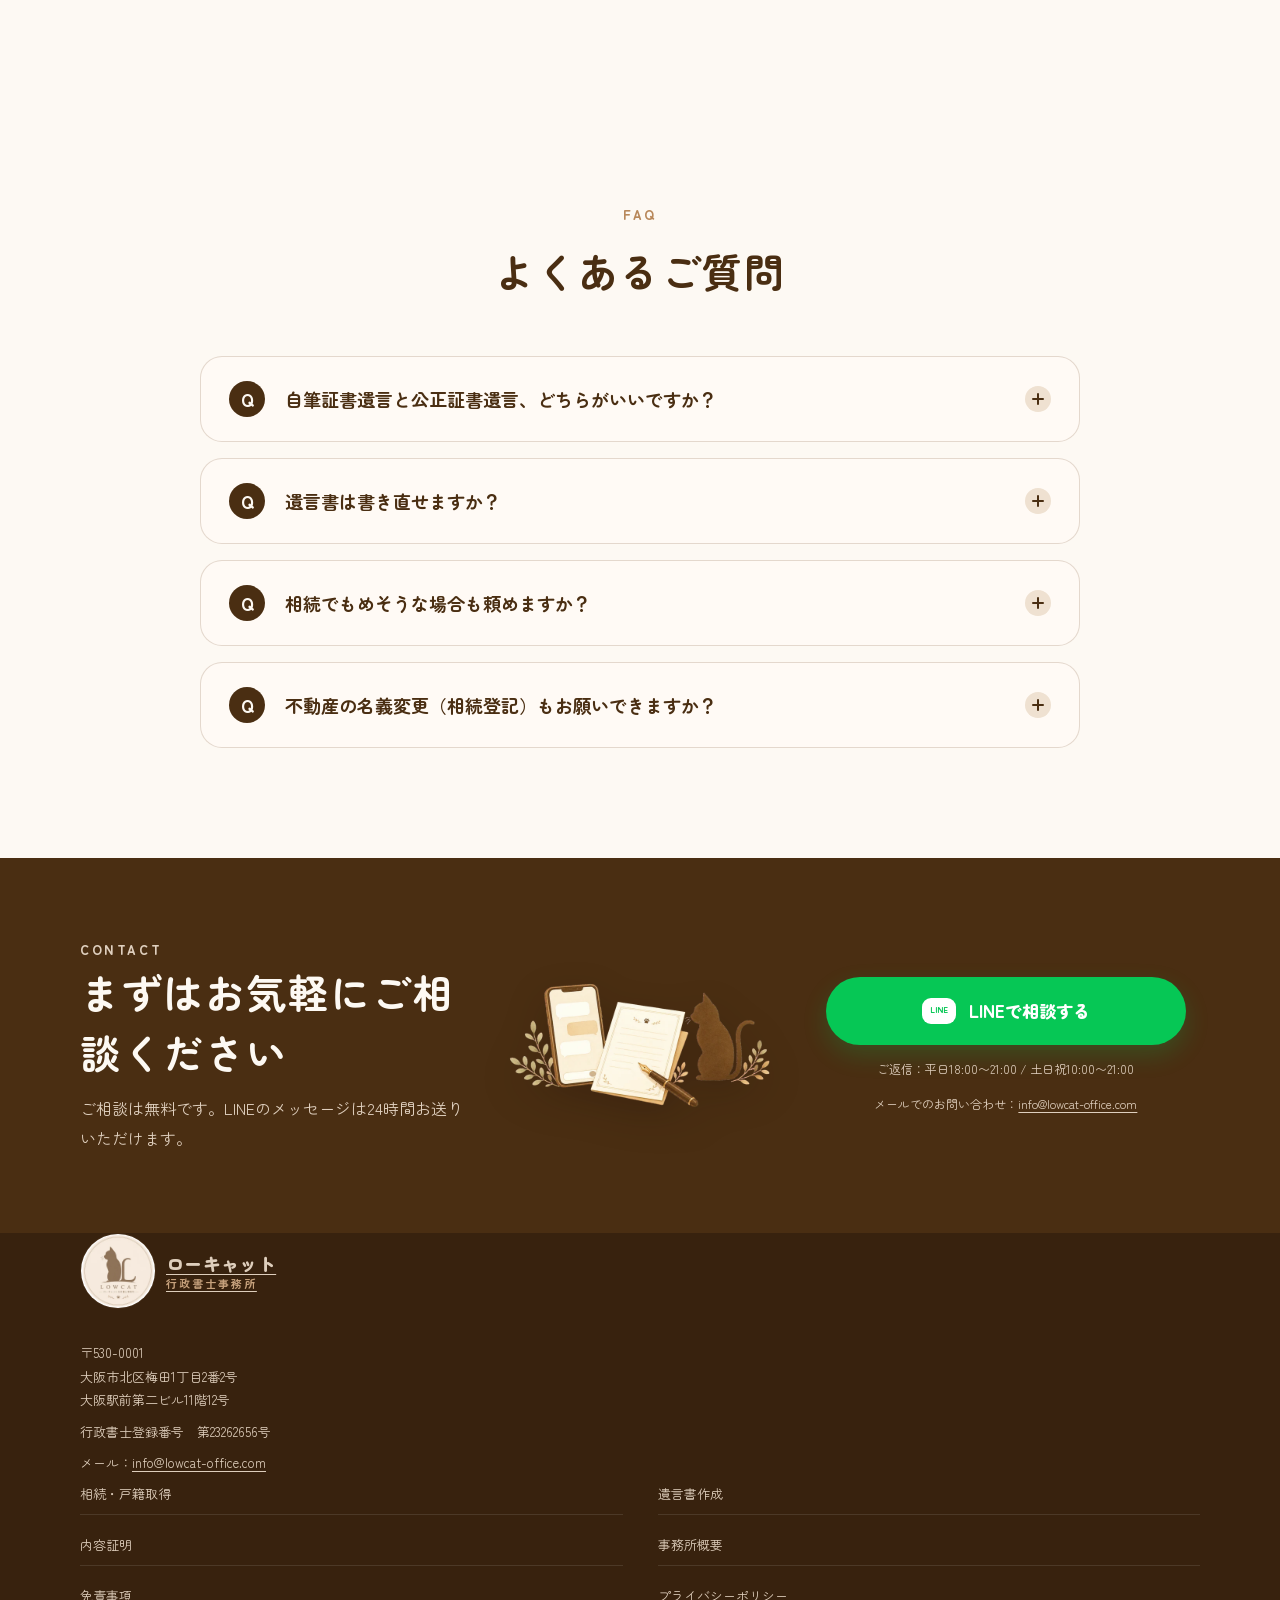
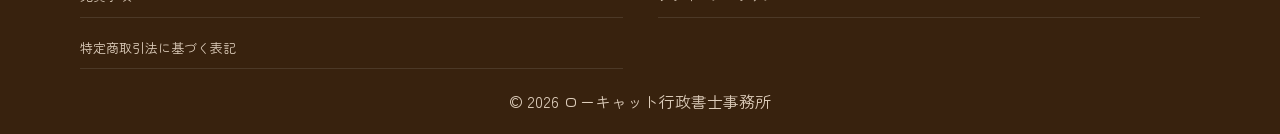
<file: will/index.html>
<!doctype html>
<html lang="ja">
  <head>
    <meta charset="UTF-8" />
    <meta name="viewport" content="width=device-width, initial-scale=1.0" />
    <meta name="description" content="遺言書の文案作成から、公正証書遺言の準備まで。全国対応・オンライン完結。元気なうちの備えを、行政書士がお手伝いします。" />
    <title>遺言書作成サポート｜ローキャット行政書士事務所</title>
    <link rel="icon" href="../assets/favicon.ico">
    <meta property="og:title" content="遺言書作成サポート｜ローキャット行政書士事務所">
    <meta property="og:description" content="遺言書の文案作成から、公正証書遺言の準備まで。全国対応・オンライン完結。元気なうちの備えを、行政書士がお手伝いします。">
    <meta property="og:image" content="https://lowcat-office.com/assets/ogp.png">
    <meta property="og:url" content="https://lowcat-office.com/will/">
    <meta property="og:type" content="website">
    <meta name="twitter:card" content="summary_large_image">
    <link rel="preconnect" href="https://fonts.googleapis.com" /><link rel="preconnect" href="https://fonts.gstatic.com" crossorigin /><link href="https://fonts.googleapis.com/css2?family=Zen+Maru+Gothic:wght@400;500;700;900&display=swap" rel="stylesheet" />
    <link rel="stylesheet" href="../styles.css" /><script src="../script.js" defer></script>
    <meta name="google-site-verification" content="0r41pT320zyH4qBuLXM4N1_ee6AQ7gvqH54sz5e8NYk" />
  <link rel="canonical" href="https://lowcat-office.com/will/" />
  <script type="application/ld+json">
{
  "@context": "https://schema.org",
  "@type": "LegalService",
  "@id": "https://lowcat-office.com/#legalservice",
  "name": "ローキャット行政書士事務所",
  "url": "https://lowcat-office.com/",
  "logo": "https://lowcat-office.com/assets/logo.webp",
  "image": "https://lowcat-office.com/assets/ogp.png",
  "email": "info@lowcat-office.com",
  "address": {
    "@type": "PostalAddress",
    "postalCode": "530-0001",
    "addressRegion": "大阪府",
    "addressLocality": "大阪市北区",
    "streetAddress": "梅田1丁目2番2号 大阪駅前第二ビル11階12号",
    "addressCountry": "JP"
  },
  "areaServed": [
    "全国",
    "オンライン"
  ],
  "serviceType": [
    "相続手続き",
    "戸籍取得",
    "法定相続情報証明",
    "遺産分割協議書作成",
    "遺言書作成サポート",
    "内容証明作成"
  ],
  "knowsAbout": [
    "相続手続き",
    "戸籍収集",
    "内容証明",
    "行政書士業務"
  ],
  "openingHoursSpecification": [
    {
      "@type": "OpeningHoursSpecification",
      "dayOfWeek": [
        "Monday",
        "Tuesday",
        "Wednesday",
        "Thursday",
        "Friday"
      ],
      "opens": "18:00",
      "closes": "21:00"
    },
    {
      "@type": "OpeningHoursSpecification",
      "dayOfWeek": [
        "Saturday",
        "Sunday"
      ],
      "opens": "10:00",
      "closes": "21:00"
    }
  ],
  "contactPoint": [
    {
      "@type": "ContactPoint",
      "contactType": "customer support",
      "email": "info@lowcat-office.com",
      "url": "https://lin.ee/Oa2LDhM",
      "availableLanguage": "Japanese"
    }
  ]
}
</script>
</head>
  <body>
    <header class="site-header"><div class="container header-inner"><a class="logo" href="../index.html"><img class="logo-image" src="../assets/logo.webp" alt="" width="52" height="52" /><span class="logo-text">ローキャット<span>行政書士事務所</span></span></a><button class="menu-button" type="button" aria-expanded="false" aria-controls="global-nav"><span></span><span></span><span></span><span class="sr-only">メニューを開く</span></button><nav class="global-nav" id="global-nav" aria-label="メインナビゲーション"><a href="../index.html">ホーム</a><a href="../inheritance/">相続・戸籍取得</a><a href="../will/" aria-current="page">遺言書作成</a><a href="../certificate/">内容証明</a><a href="../about.html">事務所概要</a><a class="nav-line" href="https://lin.ee/Oa2LDhM" target="_blank" rel="noopener noreferrer">LINE相談</a></nav></div></header>
    <main>
      <section class="lp-hero"><div class="container lp-hero-inner"><div><p class="eyebrow">全国オンライン対応</p><h1>遺言書作成サポート</h1><p class="hero-sub">大切な人に、迷いを残さないために。</p><p class="hero-lead">遺言書があるかどうかで、残されたご家族の手続きや負担は大きく変わります。ローキャット行政書士事務所では、遺言書の文案づくりから、公正証書遺言の準備まで、オンラインでお手伝いします。</p><div class="hero-actions"><a class="button button-line" href="https://lin.ee/Oa2LDhM" target="_blank" rel="noopener noreferrer"><span class="line-icon" aria-hidden="true">LINE</span>LINEで相談する</a><a class="button button-sub" href="#price">料金を見る</a></div><p class="button-note">運営：ローキャット行政書士事務所</p></div><img class="lp-hero-image" src="../assets/line-consult.webp" alt="" width="720" height="480" /></div></section>

      <section class="section lp-target-section" id="target">
        <div class="inner">
          <p class="section-label">FOR YOU</p>
          <h2 class="section-title">こんな方におすすめです</h2>
          <div class="target-grid">
            <div class="target-item"><svg class="line-svg" viewBox="0 0 24 24" aria-hidden="true"><circle cx="9" cy="8" r="3"/><circle cx="16" cy="8" r="3"/><path d="M3.5 20a5.5 5.5 0 0 1 11 0M10.5 20a5.5 5.5 0 0 1 11 0"/></svg> お子さんのいないご夫婦（配偶者に財産をすべて残したい）</div>
            <div class="target-item"><svg class="line-svg" viewBox="0 0 24 24" aria-hidden="true"><circle cx="12" cy="8" r="3.5"/><path d="M5 20a7 7 0 0 1 14 0"/></svg> おひとりさまで、財産の行き先を決めておきたい</div>
            <div class="target-item"><svg class="line-svg" viewBox="0 0 24 24" aria-hidden="true"><circle cx="9" cy="8" r="3"/><circle cx="17" cy="9" r="2.5"/><path d="M3.5 20a5.5 5.5 0 0 1 11 0M13.5 18.5a4.5 4.5 0 0 1 7 0"/></svg> 再婚している、前の結婚でのお子さんがいる</div>
            <div class="target-item"><svg class="line-svg" viewBox="0 0 24 24" aria-hidden="true"><ellipse cx="12" cy="16" rx="4.5" ry="3.5"/><circle cx="6" cy="10.5" r="1.8"/><circle cx="9.5" cy="6.5" r="1.8"/><circle cx="14.5" cy="6.5" r="1.8"/><circle cx="18" cy="10.5" r="1.8"/></svg> ペットの世話をお願いする人を決めておきたい</div>
            <div class="target-item"><svg class="line-svg" viewBox="0 0 24 24" aria-hidden="true"><path d="M8 5H6.5A1.5 1.5 0 0 0 5 6.5v13A1.5 1.5 0 0 0 6.5 21h11a1.5 1.5 0 0 0 1.5-1.5v-13A1.5 1.5 0 0 0 17.5 5H16"/><rect x="8" y="3" width="8" height="4" rx="1.5"/><path d="M8 11h8M8 15h6"/></svg> 家族に面倒な手続きを残したくない</div>
          </div>
        </div>
      </section>

      <section class="section will-risk-section" id="without-will">
        <div class="inner">
          <p class="section-label">WITHOUT A WILL</p>
          <h2 class="section-title">遺言書がない場合に起こりやすいこと</h2>
          <div class="limitation-list">
            <div class="limitation-item"><span class="limit-icon"><svg class="line-svg" viewBox="0 0 24 24" aria-hidden="true"><path d="M4 10h16L12 5 4 10Z"/><path d="M6 10v7M10 10v7M14 10v7M18 10v7M4 19h16"/></svg></span><p>預金口座が凍結され、相続人全員の協力がないと引き出せない</p></div>
            <div class="limitation-item"><span class="limit-icon"><svg class="line-svg" viewBox="0 0 24 24" aria-hidden="true"><circle cx="9" cy="8" r="3"/><circle cx="17" cy="9" r="2.5"/><path d="M3.5 20a5.5 5.5 0 0 1 11 0M13.5 18.5a4.5 4.5 0 0 1 7 0"/></svg></span><p>遺産の分け方を、相続人全員で話し合って決める必要がある</p></div>
            <div class="limitation-item"><span class="limit-icon"><svg class="line-svg" viewBox="0 0 24 24" aria-hidden="true"><circle cx="12" cy="12" r="8.5"/><path d="M12 7.5V12l3 2"/></svg></span><p>相続人が多いと、連絡や書類集めに時間がかかる</p></div>
          </div>
          <div class="will-video"><p>相続で起こりやすいことを、動画でもご紹介しています。</p><a class="button button-sub" href="https://www.youtube.com/@lowcat-office" target="_blank" rel="noopener noreferrer">動画でわかる“相続のもしも”</a></div>
        </div>
      </section>

      <section class="section will-compare-section" id="compare">
        <div class="inner">
          <p class="section-label">COMPARE</p>
          <h2 class="section-title">2つの遺言書の違い</h2>
          <p class="table-hint" aria-hidden="true">表は横にスクロールできます →</p>
          <div class="table-scroll" tabindex="0" role="region" aria-label="自筆証書遺言と公正証書遺言の比較表（横にスクロールできます）">
            <table class="compare-table">
              <thead><tr><th scope="col"><span class="sr-only">項目</span></th><th scope="col">自筆証書遺言</th><th scope="col">公正証書遺言</th></tr></thead>
              <tbody>
                <tr><th scope="row">作り方</th><td>ご本人が全文を手書き（財産目録はパソコン作成も可）</td><td>公証人が作成</td></tr>
                <tr><th scope="row">費用</th><td>低い（法務局の保管制度を使う場合は手数料あり）</td><td>公証人の手数料がかかる</td></tr>
                <tr><th scope="row">形式不備で無効になる心配</th><td>あり（作成サポートでリスクを減らせます）</td><td>ほとんどない</td></tr>
                <tr><th scope="row">家庭裁判所の検認</th><td>必要（法務局保管の場合は不要）</td><td>不要</td></tr>
                <tr><th scope="row">おすすめの方</th><td>費用をおさえて、まず作っておきたい方</td><td>確実に残したい方、財産や相続人が多い方</td></tr>
              </tbody>
            </table>
          </div>
        </div>
      </section>

      <section class="section lp-detail-flow" id="flow">
        <div class="inner">
          <p class="section-label">FLOW</p>
          <h2 class="section-title">ご依頼の流れ</h2>
          <div class="flow-list">
            <div class="flow-item"><div class="flow-num">01</div><div><h3>LINEでご相談（無料）</h3></div></div>
            <div class="flow-item"><div class="flow-num">02</div><div><h3>ご家族構成や財産の内容をお聞きします</h3></div></div>
            <div class="flow-item"><div class="flow-num">03</div><div><h3>お見積りのご案内・ご契約</h3></div></div>
            <div class="flow-item"><div class="flow-num">04</div><div><h3>文案の作成・ご確認</h3></div></div>
            <div class="flow-item"><div class="flow-num">05</div><div><h3>遺言書の種類に応じた準備</h3><p>自筆証書遺言：書き方のご案内、清書の確認<br />公正証書遺言：公証役場との調整、作成日の手配</p></div></div>
            <div class="flow-item"><div class="flow-num">06</div><div><h3>完成</h3></div></div>
          </div>
        </div>
      </section>

      <section class="section will-online-section" id="online">
        <div class="inner">
          <p class="section-label">ONLINE</p>
          <h2 class="section-title">オンラインでのご対応について</h2>
          <div class="limitation-list">
            <div class="limitation-item"><span class="limit-icon"><svg class="line-svg" viewBox="0 0 24 24" aria-hidden="true"><path d="M5 6.5h14v9H9l-4 3v-12Z"/><path d="M8 10h8M8 13h5"/></svg></span><p>ご相談から文案の作成まで、LINEやオンラインで完結します。全国からご依頼いただけます。</p></div>
            <div class="limitation-item"><span class="limit-icon"><svg class="line-svg" viewBox="0 0 24 24" aria-hidden="true"><rect x="3.5" y="5" width="17" height="11" rx="1.5"/><path d="M8 20h8M12 16v4"/></svg></span><div><p>公正証書遺言は、2025年10月から一部の手続きがオンラインでも行えるようになりました。オンラインでの作成をご希望の場合は、ご相談ください。</p><p class="will-small-note">※ オンラインで作成できるかどうかは、公証人の判断や条件によります。</p></div></div>
          </div>
        </div>
      </section>

      <!-- 料金：遺言書メニューの金額はこのセクションだけで定義しています（変更する場合はここを編集） -->
      <section class="section price-section" id="price"><div class="container"><div class="section-heading"><p class="section-label">PRICE</p><h2>料金のご案内</h2><p>表示はすべて税込の総額です。</p></div><div class="price-grid lp-price-grid three"><article class="price-card"><h3>自筆証書遺言サポート</h3><p class="price">55,000円<span class="price-tax">（税込）</span></p><p class="price-excl">税抜 50,000円</p><p>文案の作成、書き方の指導、法務局の保管制度のご案内</p></article><article class="price-card"><h3>公正証書遺言サポート</h3><p class="price">82,500円<span class="price-tax">（税込）</span></p><p class="price-excl">税抜 75,000円</p><p>文案の作成、必要書類の収集、公証役場との調整</p></article><article class="price-card"><h3>証人の手配（公正証書遺言）</h3><p class="price">11,000円<span class="price-tax">（税込）</span></p><p class="price-excl">税抜 10,000円</p><p>証人1名あたり</p></article></div><ul class="price-note will-price-notes"><li>公正証書遺言の場合、公証人の手数料（実費）が別途かかります。金額は財産の額などによって変わります。</li><li>戸籍や登記事項証明書などの取得にかかる実費は別途ご負担いただきます。</li><li>財産や相続人が多い場合など、内容によっては加算となることがあります。事前にお見積りをご案内します。</li><li>相続人の確認のための戸籍収集は、既存の<a href="../inheritance/#price">「戸籍収集」メニュー</a>をご利用いただけます。</li></ul></div></section>

      <section class="section faq-section" id="faq"><div class="container"><div class="section-heading"><p class="section-label">FAQ</p><h2>よくあるご質問</h2></div><div class="faq-list"><div class="faq-item"><button class="faq-question" type="button" aria-expanded="false"><span>自筆証書遺言と公正証書遺言、どちらがいいですか？</span><span class="faq-toggle" aria-hidden="true"></span></button><div class="faq-answer" hidden><p>確実さを重視するなら公正証書遺言、費用をおさえたい場合は自筆証書遺言（法務局の保管制度の利用がおすすめ）です。ご事情をお聞きしてご提案します。</p></div></div><div class="faq-item"><button class="faq-question" type="button" aria-expanded="false"><span>遺言書は書き直せますか？</span><span class="faq-toggle" aria-hidden="true"></span></button><div class="faq-answer" hidden><p>はい、何度でも書き直せます。日付の新しいものが優先されます。</p></div></div><div class="faq-item"><button class="faq-question" type="button" aria-expanded="false"><span>相続でもめそうな場合も頼めますか？</span><span class="faq-toggle" aria-hidden="true"></span></button><div class="faq-answer" hidden><p>すでに争いが生じている場合や、争いになることが明らかな場合は、弁護士へのご相談をおすすめしています。当事務所では、争いを防ぐための遺言書づくりをお手伝いします。</p></div></div><div class="faq-item"><button class="faq-question" type="button" aria-expanded="false"><span>不動産の名義変更（相続登記）もお願いできますか？</span><span class="faq-toggle" aria-hidden="true"></span></button><div class="faq-answer" hidden><p>相続登記の申請は司法書士の業務のため、当事務所では行っていません。</p></div></div></div></div></section>

      <section class="contact-section"><div class="container contact-inner"><div><p class="section-label">CONTACT</p><h2>まずはお気軽にご相談ください</h2><p>ご相談は無料です。LINEのメッセージは24時間お送りいただけます。</p></div><img class="contact-illustration" src="../assets/line-consult.webp" alt="" width="720" height="480" loading="lazy" /><div class="contact-action"><a class="button button-line button-large" href="https://lin.ee/Oa2LDhM" target="_blank" rel="noopener noreferrer"><span class="line-icon" aria-hidden="true">LINE</span>LINEで相談する</a><p>ご返信：平日18:00〜21:00 / 土日祝10:00〜21:00</p><p class="email-note">メールでのお問い合わせ：<a href="mailto:info@lowcat-office.com">info@lowcat-office.com</a></p></div></div></section>
    </main>
    <footer class="site-footer"><div class="container footer-inner"><div class="footer-office"><a class="logo logo-footer" href="../index.html"><img class="logo-image footer-logo-image" src="../assets/logo.webp" alt="" width="76" height="76" loading="lazy" /><span class="logo-text">ローキャット<span>行政書士事務所</span></span></a><p>〒530-0001<br />大阪市北区梅田1丁目2番2号<br />大阪駅前第二ビル11階12号</p><p>行政書士登録番号　第23262656号</p><p>メール：<a href="mailto:info@lowcat-office.com">info@lowcat-office.com</a></p></div><nav class="footer-nav" aria-label="フッターナビ"><a href="../inheritance/">相続・戸籍取得</a><a href="../will/">遺言書作成</a><a href="../certificate/">内容証明</a><a href="../about.html">事務所概要</a><a href="../disclaimer.html">免責事項</a><a href="../privacy.html">プライバシーポリシー</a><a href="/tokushoho">特定商取引法に基づく表記</a></nav></div><p class="copyright">© 2026 ローキャット行政書士事務所</p></footer>
  </body>
</html>
</file>
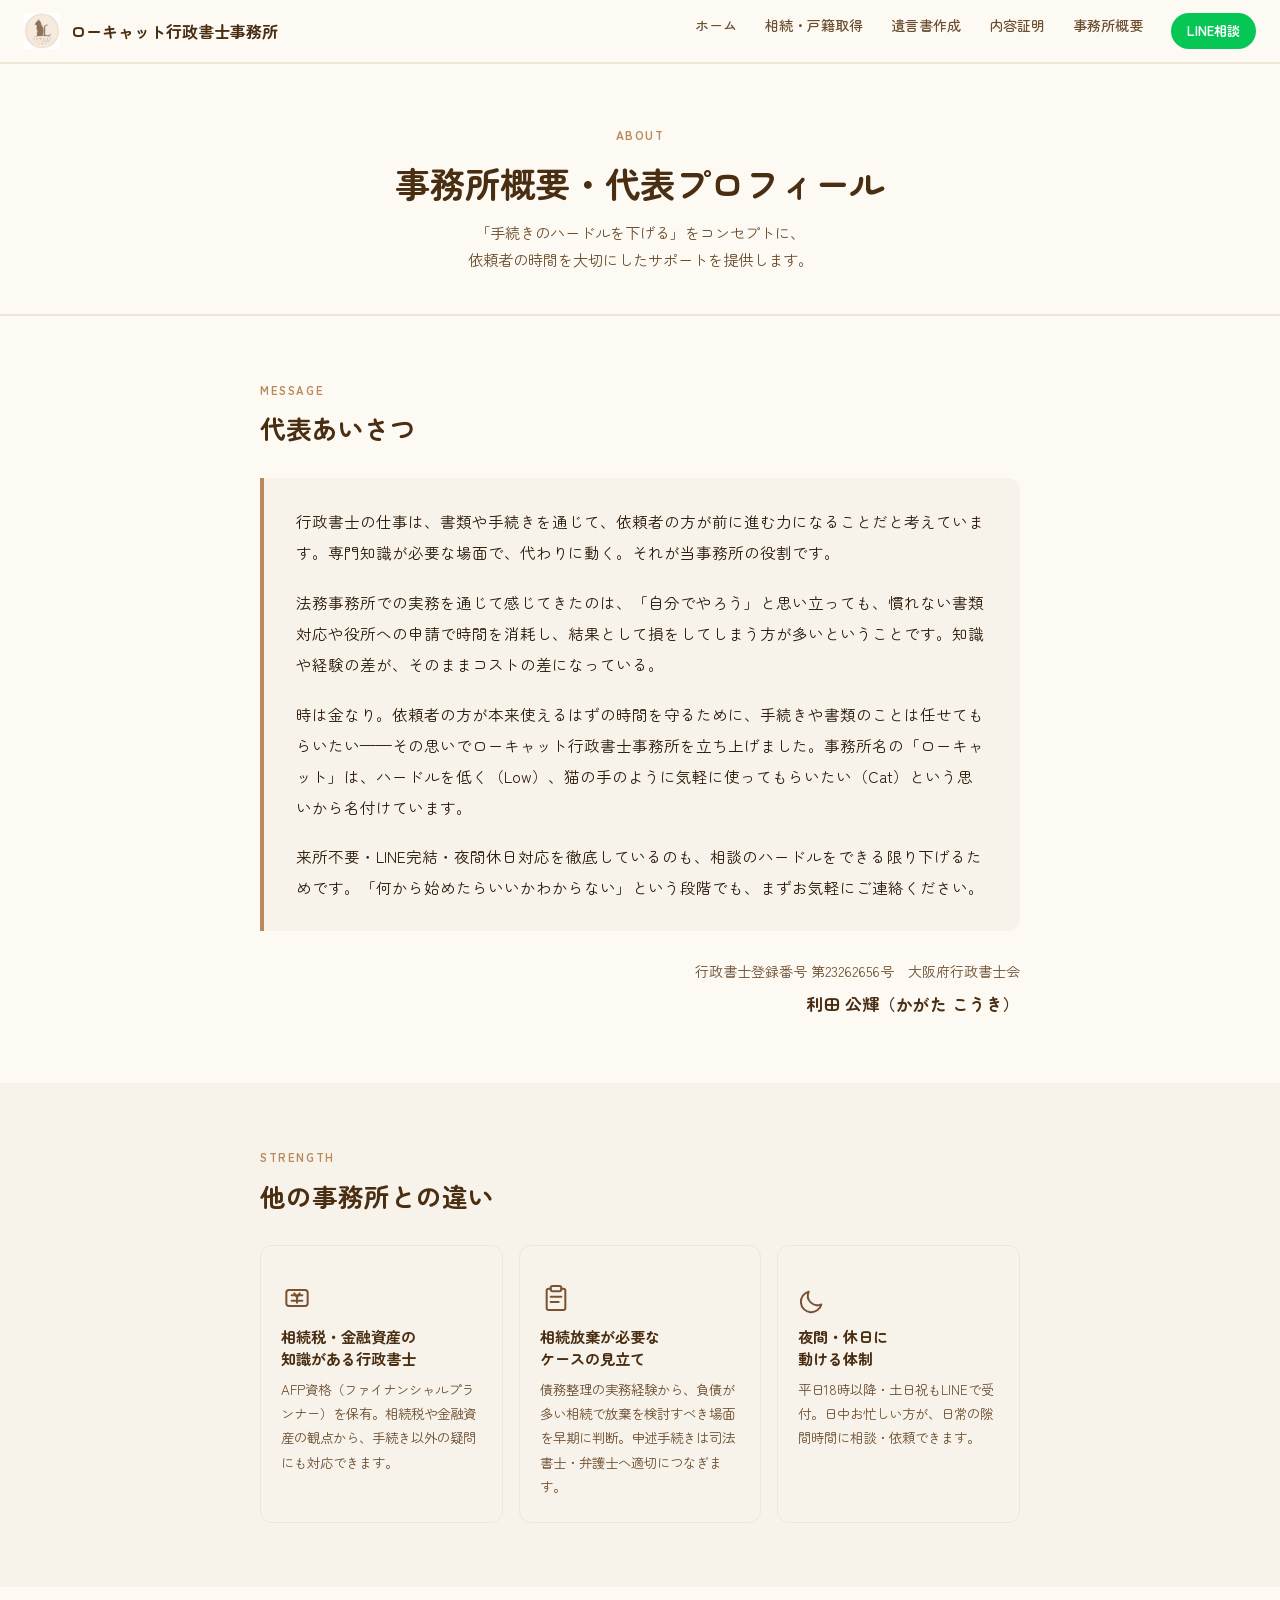
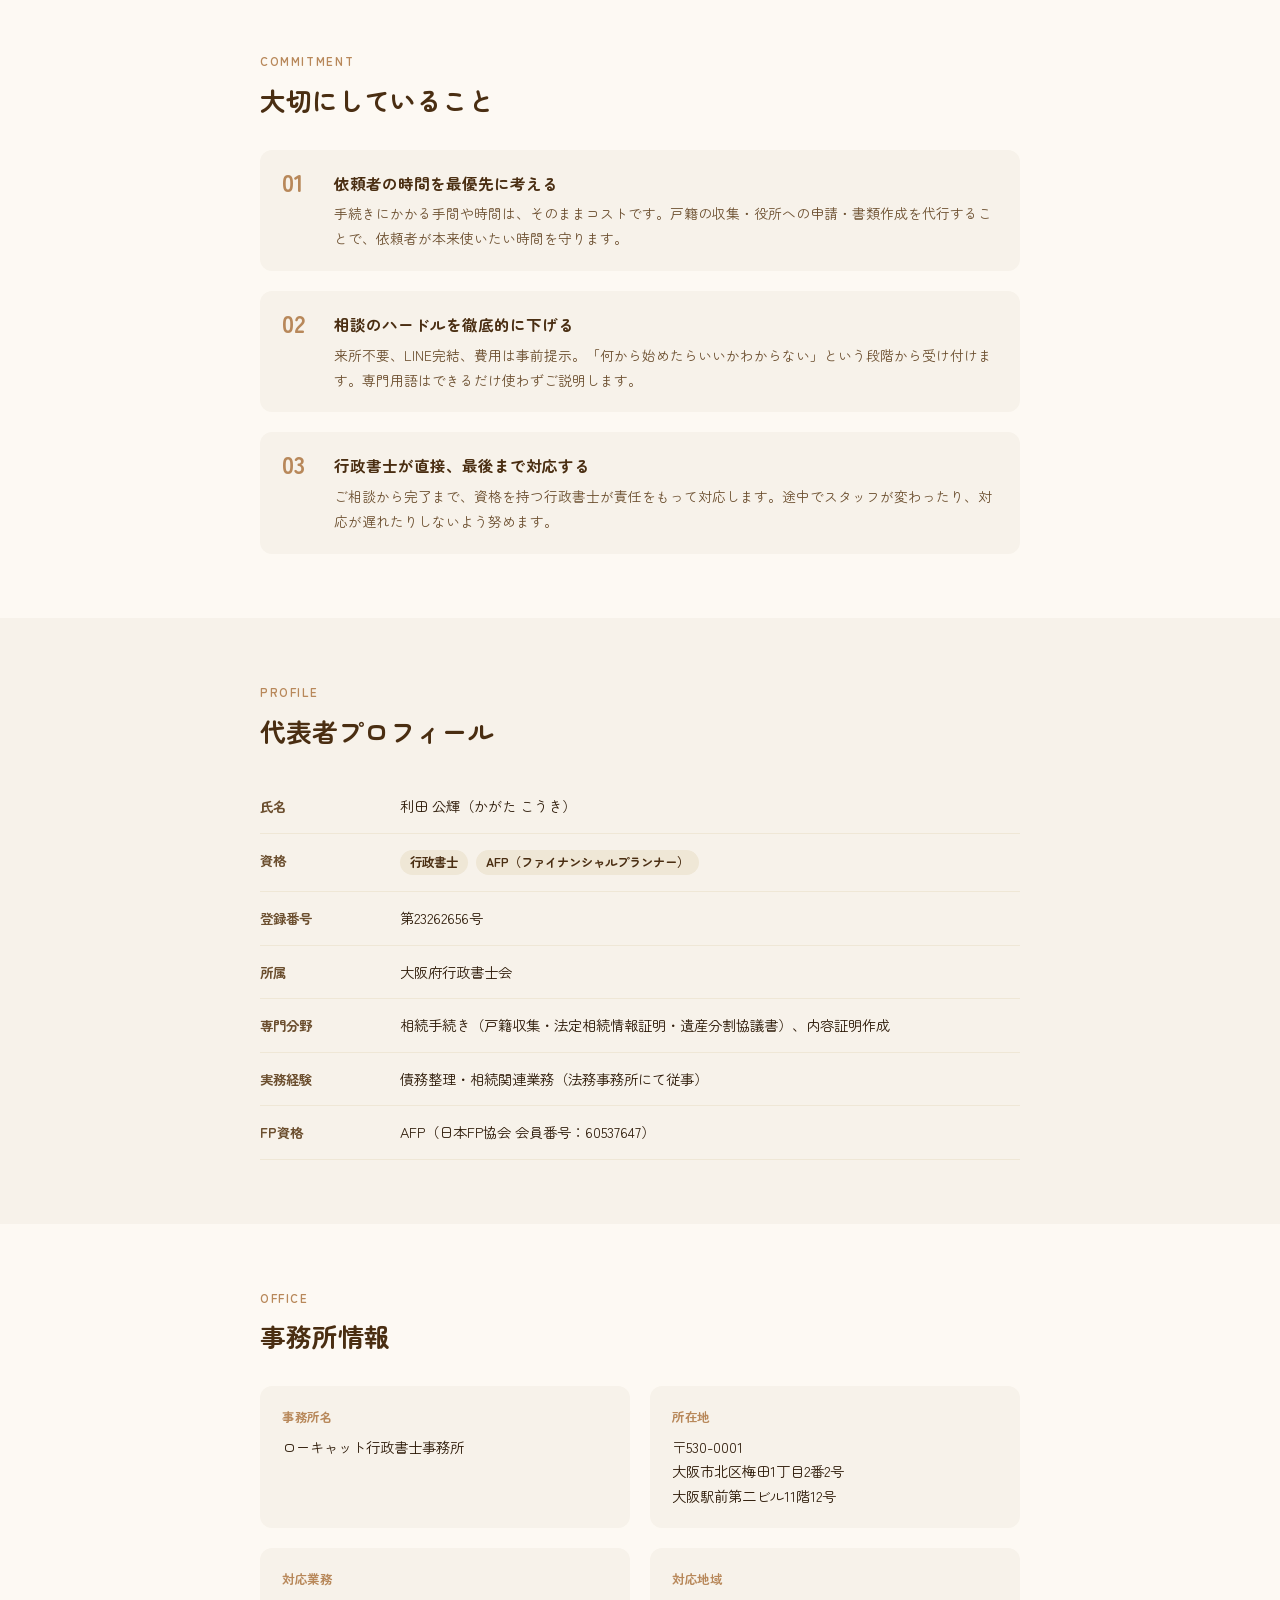
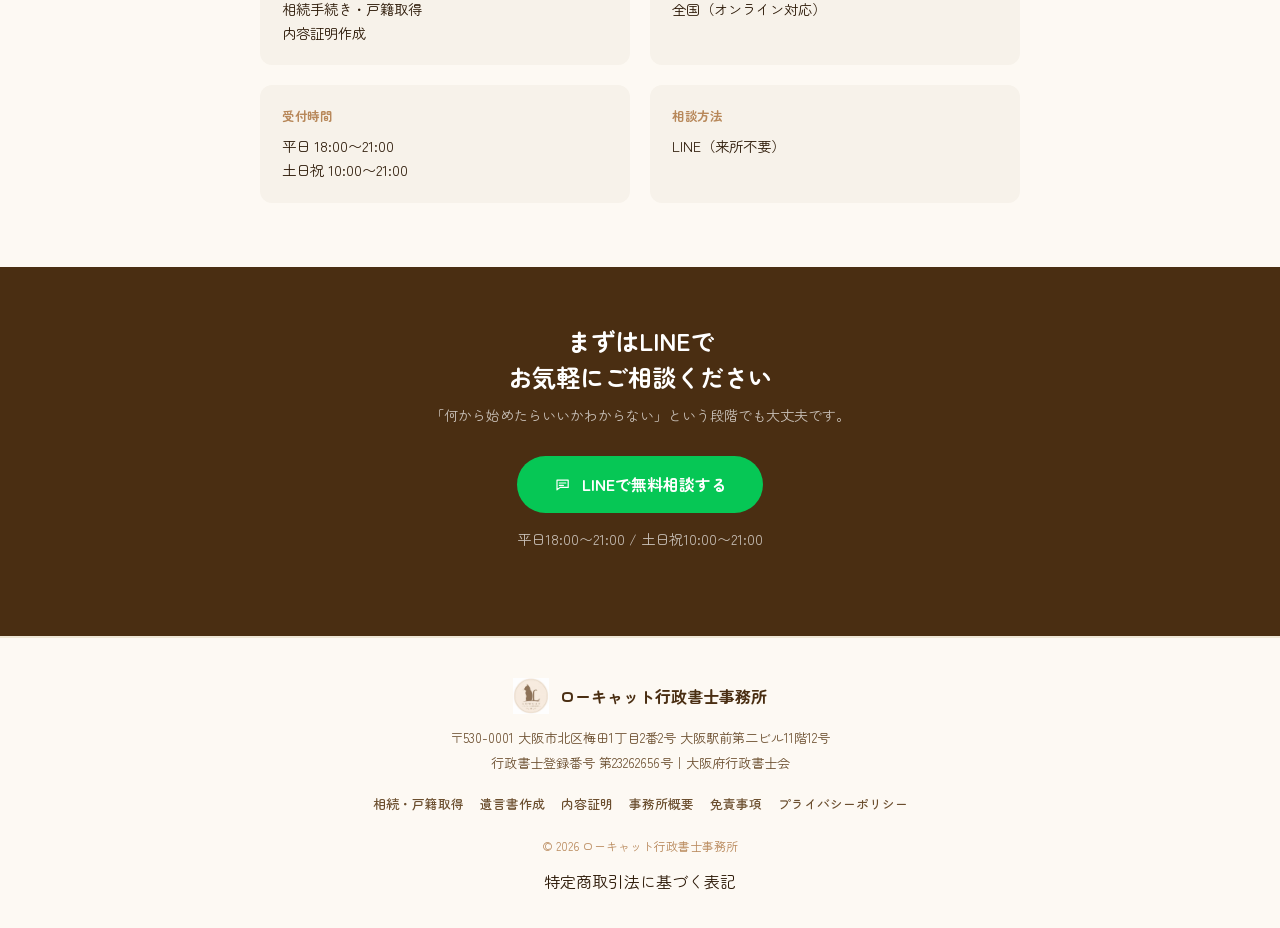
<file: about.html>
<!DOCTYPE html>
<html lang="ja">
<head>
  <meta charset="UTF-8">
  <meta name="viewport" content="width=device-width, initial-scale=1.0">
  <title>事務所概要・代表プロフィール｜ローキャット行政書士事務所</title>
  <meta name="description" content="ローキャット行政書士事務所の代表・利田公輝のプロフィールと事務所概要。相続・戸籍収集・内容証明を専門に、依頼者の時間を大切にしたオンライン対応を行います。">
  <meta property="og:title" content="事務所概要｜ローキャット行政書士事務所">
  <meta property="og:description" content="大阪の行政書士事務所。相続手続き・戸籍取得、内容証明作成をオンラインでサポート。">
  <meta property="og:image" content="https://lowcat-office.com/assets/ogp.png">
  <meta property="og:type" content="website">
  <meta property="og:url" content="https://lowcat-office.com/about">
  <meta name="twitter:card" content="summary_large_image">
  <link rel="icon" href="assets/favicon.ico">
  <link rel="preconnect" href="https://fonts.googleapis.com">
  <link rel="preconnect" href="https://fonts.gstatic.com" crossorigin>
  <link href="https://fonts.googleapis.com/css2?family=Zen+Maru+Gothic:wght@400;500;700&display=swap" rel="stylesheet">
  <link rel="stylesheet" href="styles.css">
  <style>
    *, *::before, *::after { box-sizing: border-box; margin: 0; padding: 0; }

    :root {
      --bg:       #F7F2EA;
      --bg-dark:  #EFE7D6;
      --brown-dk: #4A2E12;
      --brown-md: #7A5230;
      --brown-lt: #B8885A;
      --cream:    #FDF9F3;
      --text:     #2D1A08;
      --text-sub: #6B4E2E;
      --line-grn: #06C755;
      --radius:   12px;
    }

    body {
      font-family: 'Zen Maru Gothic', sans-serif;
      background: var(--bg);
      color: var(--text);
      line-height: 1.8;
    }

    /* ── HEADER ── */
    header {
      background: var(--cream);
      border-bottom: 2px solid var(--bg-dark);
      padding: 0 24px;
      position: sticky;
      top: 0;
      z-index: 100;
      display: flex;
      align-items: center;
      justify-content: space-between;
      height: 64px;
    }
    .logo {
      display: flex;
      align-items: center;
      gap: 10px;
      font-weight: 700;
      font-size: 1rem;
      color: var(--brown-dk);
    }
    .logo img { height: 36px; width: 36px; object-fit: contain; }
    nav { display: flex; gap: 28px; font-size: 0.88rem; font-weight: 500; }
    nav a { color: var(--text-sub); transition: color .2s; }
    nav a:hover { color: var(--brown-dk); }
    .nav-line {
      background: var(--line-grn);
      color: #fff;
      padding: 6px 16px;
      border-radius: 20px;
      font-size: 0.82rem;
      font-weight: 700;
    }
    .nav-line:hover { opacity: .85; }

    /* ── HAMBURGER ── */
    .hamburger { display: none; flex-direction: column; gap: 5px; cursor: pointer; padding: 4px; }
    .hamburger span { display: block; width: 24px; height: 2px; background: var(--brown-dk); border-radius: 2px; transition: .3s; }
    .mobile-nav {
      display: none;
      flex-direction: column;
      background: var(--cream);
      border-bottom: 2px solid var(--bg-dark);
      padding: 16px 24px;
      gap: 16px;
    }
    .mobile-nav a { font-size: 0.95rem; color: var(--text-sub); font-weight: 500; }
    .mobile-nav .nav-line { text-align: center; padding: 10px; border-radius: var(--radius); }
    .mobile-nav.open { display: flex; }

    /* ── PAGE HERO ── */
    .page-hero {
      background: var(--cream);
      border-bottom: 2px solid var(--bg-dark);
      padding: 48px 24px 40px;
      text-align: center;
    }
    .page-hero .eyebrow {
      font-size: 0.75rem;
      font-weight: 700;
      letter-spacing: .12em;
      color: var(--brown-lt);
      margin-bottom: 12px;
    }
    .page-hero h1 {
      font-size: clamp(1.6rem, 4vw, 2.2rem);
      font-weight: 700;
      color: var(--brown-dk);
      line-height: 1.4;
    }
    .page-hero p {
      margin-top: 12px;
      color: var(--text-sub);
      font-size: 0.95rem;
      max-width: 500px;
      margin-left: auto;
      margin-right: auto;
    }

    /* ── SECTIONS ── */
    .section { padding: 64px 24px; }
    .section:nth-child(even) { background: var(--cream); }
    .inner { max-width: 760px; margin: 0 auto; }

    .section-label {
      font-size: 0.72rem;
      font-weight: 700;
      letter-spacing: .14em;
      color: var(--brown-lt);
      margin-bottom: 10px;
    }
    .section-title {
      font-size: clamp(1.2rem, 3vw, 1.6rem);
      font-weight: 700;
      color: var(--brown-dk);
      margin-bottom: 32px;
      line-height: 1.4;
    }

    /* ── MESSAGE ── */
    .message-body {
      background: var(--bg);
      border-left: 4px solid var(--brown-lt);
      border-radius: 0 var(--radius) var(--radius) 0;
      padding: 28px 32px;
      margin-bottom: 28px;
    }
    .message-body p {
      color: var(--text);
      font-size: 0.97rem;
      line-height: 2;
      margin-bottom: 1.2em;
    }
    .message-body p:last-child { margin-bottom: 0; }
    .message-sign {
      text-align: right;
      font-size: 0.88rem;
      color: var(--text-sub);
      margin-top: 20px;
    }
    .message-sign strong {
      display: block;
      font-size: 1.05rem;
      color: var(--brown-dk);
      margin-top: 4px;
    }

    /* ── STRENGTH CARDS ── */
    .strength-grid {
      display: grid;
      grid-template-columns: repeat(auto-fit, minmax(220px, 1fr));
      gap: 16px;
      margin-top: 8px;
    }
    .strength-card {
      background: var(--bg);
      border: 1.5px solid var(--bg-dark);
      border-radius: var(--radius);
      padding: 24px 20px;
    }
    .strength-card .icon {
      font-size: 1.6rem;
      margin-bottom: 10px;
    }
    .strength-card h3 {
      font-size: 0.95rem;
      font-weight: 700;
      color: var(--brown-dk);
      margin-bottom: 8px;
      line-height: 1.4;
    }
    .strength-card p {
      font-size: 0.84rem;
      color: var(--text-sub);
      line-height: 1.8;
    }

    /* ── COMMITMENT ── */
    .commitment-list {
      display: flex;
      flex-direction: column;
      gap: 20px;
    }
    .commitment-item {
      display: flex;
      gap: 16px;
      align-items: flex-start;
      background: var(--bg);
      border-radius: var(--radius);
      padding: 20px 22px;
    }
    .commitment-num {
      font-size: 1.5rem;
      font-weight: 700;
      color: var(--brown-lt);
      line-height: 1;
      min-width: 36px;
    }
    .commitment-item h3 {
      font-size: 0.97rem;
      font-weight: 700;
      color: var(--brown-dk);
      margin-bottom: 4px;
    }
    .commitment-item p {
      font-size: 0.86rem;
      color: var(--text-sub);
      line-height: 1.8;
    }

    /* ── PROFILE TABLE ── */
    .profile-table { width: 100%; border-collapse: collapse; }
    .profile-table tr { border-bottom: 1px solid var(--bg-dark); }
    .profile-table th {
      text-align: left;
      padding: 14px 0;
      font-size: 0.84rem;
      font-weight: 700;
      color: var(--text-sub);
      width: 140px;
      vertical-align: top;
    }
    .profile-table td {
      padding: 14px 0;
      font-size: 0.9rem;
      color: var(--text);
      line-height: 1.7;
    }
    .badge {
      display: inline-block;
      background: var(--bg-dark);
      color: var(--brown-dk);
      font-size: 0.78rem;
      font-weight: 700;
      padding: 2px 10px;
      border-radius: 20px;
      margin: 2px 4px 2px 0;
    }

    /* ── OFFICE INFO ── */
    .office-grid {
      display: grid;
      grid-template-columns: repeat(auto-fit, minmax(280px, 1fr));
      gap: 20px;
    }
    .info-block {
      background: var(--bg);
      border-radius: var(--radius);
      padding: 20px 22px;
    }
    .info-block dt {
      font-size: 0.78rem;
      font-weight: 700;
      color: var(--brown-lt);
      letter-spacing: .06em;
      margin-bottom: 6px;
    }
    .info-block dd {
      font-size: 0.9rem;
      color: var(--text);
      line-height: 1.7;
    }

    /* ── CTA ── */
    .cta-section {
      background: var(--brown-dk);
      padding: 56px 24px;
      text-align: center;
    }
    .cta-section h2 {
      font-size: clamp(1.1rem, 3vw, 1.5rem);
      color: #fff;
      font-weight: 700;
      margin-bottom: 8px;
      line-height: 1.5;
    }
    .cta-section p { color: rgba(255,255,255,.7); font-size: 0.88rem; margin-bottom: 28px; }
    .btn-line {
      display: inline-flex;
      align-items: center;
      gap: 10px;
      background: var(--line-grn);
      color: #fff;
      font-weight: 700;
      font-size: 1rem;
      padding: 14px 36px;
      border-radius: 40px;
      transition: opacity .2s;
    }
    .btn-line:hover { opacity: .88; }
.about-mail-note { margin-top: 14px; font-size: .92rem; color: var(--brown-md); }
.about-mail-note a { color: inherit; text-decoration: underline; text-underline-offset: 3px; }
    .btn-line .line-icon { font-size: 1.2rem; }
    .cta-note { margin-top: 14px; color: rgba(255,255,255,.5); font-size: 0.8rem; }

    /* ── FOOTER ── */
    footer {
      background: var(--cream);
      border-top: 2px solid var(--bg-dark);
      padding: 40px 24px 32px;
      text-align: center;
    }
    footer .logo { justify-content: center; margin-bottom: 12px; }
    footer address {
      font-style: normal;
      font-size: 0.82rem;
      color: var(--text-sub);
      line-height: 1.9;
      margin-bottom: 16px;
    }
    footer nav {
      justify-content: center;
      flex-wrap: wrap;
      gap: 16px;
      font-size: 0.8rem;
      margin-bottom: 20px;
    }
    footer nav a { color: var(--text-sub); }
    footer nav a:hover { color: var(--brown-dk); }
    .copyright { font-size: 0.75rem; color: var(--brown-lt); }

    /* ── 共通CSS（styles.css）との調整：このページ独自の見た目を維持 ── */
    .logo { line-height: inherit; }
    .nav-line { box-shadow: none; }
    .mobile-nav .nav-line { margin-top: 0; }
    .page-hero .eyebrow::before { content: none; }
    .page-hero h1 { margin: 0; letter-spacing: normal; }
    .inner { width: auto; }
    .section-title { text-align: left; letter-spacing: normal; }
    .btn-line { min-height: 0; box-shadow: none; }
    .btn-line .line-icon {
      display: inline-flex;
      width: auto;
      height: auto;
      border-radius: 0;
      color: inherit;
      background: none;
    }
    .copyright { padding: 0; }

    @media (max-width: 640px) {
      nav { display: none; }
      .hamburger { display: flex; }
      .message-body { padding: 20px; }
      .profile-table th { width: 100px; font-size: 0.8rem; }
      .profile-table td { font-size: 0.85rem; }
    }
  </style>
  <meta name="google-site-verification" content="0r41pT320zyH4qBuLXM4N1_ee6AQ7gvqH54sz5e8NYk" />
  <link rel="canonical" href="https://lowcat-office.com/about" />
  <script type="application/ld+json">
{
  "@context": "https://schema.org",
  "@type": "LegalService",
  "@id": "https://lowcat-office.com/#legalservice",
  "name": "ローキャット行政書士事務所",
  "url": "https://lowcat-office.com/",
  "logo": "https://lowcat-office.com/assets/logo.webp",
  "image": "https://lowcat-office.com/assets/ogp.png",
  "email": "info@lowcat-office.com",
  "address": {
    "@type": "PostalAddress",
    "postalCode": "530-0001",
    "addressRegion": "大阪府",
    "addressLocality": "大阪市北区",
    "streetAddress": "梅田1丁目2番2号 大阪駅前第二ビル11階12号",
    "addressCountry": "JP"
  },
  "areaServed": [
    "全国",
    "オンライン"
  ],
  "serviceType": [
    "相続手続き",
    "戸籍取得",
    "法定相続情報証明",
    "遺産分割協議書作成",
    "遺言書作成サポート",
    "内容証明作成"
  ],
  "knowsAbout": [
    "相続手続き",
    "戸籍収集",
    "内容証明",
    "行政書士業務"
  ],
  "openingHoursSpecification": [
    {
      "@type": "OpeningHoursSpecification",
      "dayOfWeek": [
        "Monday",
        "Tuesday",
        "Wednesday",
        "Thursday",
        "Friday"
      ],
      "opens": "18:00",
      "closes": "21:00"
    },
    {
      "@type": "OpeningHoursSpecification",
      "dayOfWeek": [
        "Saturday",
        "Sunday"
      ],
      "opens": "10:00",
      "closes": "21:00"
    }
  ],
  "contactPoint": [
    {
      "@type": "ContactPoint",
      "contactType": "customer support",
      "email": "info@lowcat-office.com",
      "url": "https://lin.ee/Oa2LDhM",
      "availableLanguage": "Japanese"
    }
  ]
}
</script>
</head>
<body>

<header>
  <a href="/" class="logo">
    <img src="assets/logo.webp" alt="ローキャットロゴ" width="360" height="360" loading="lazy">
    ローキャット行政書士事務所
  </a>
  <nav>
    <a href="/">ホーム</a>
    <a href="/inheritance/">相続・戸籍取得</a>
    <a href="/will/">遺言書作成</a>
    <a href="/certificate/">内容証明</a>
    <a href="/about">事務所概要</a>
    <a href="https://lin.ee/Oa2LDhM" class="nav-line">LINE相談</a>
  </nav>
  <div class="hamburger" onclick="toggleMenu()" aria-label="メニュー">
    <span></span><span></span><span></span>
  </div>
</header>
<div class="mobile-nav" id="mobileNav">
  <a href="/">ホーム</a>
  <a href="/inheritance/">相続・戸籍取得</a>
    <a href="/will/">遺言書作成</a>
  <a href="/certificate/">内容証明</a>
  <a href="/about">事務所概要</a>
  <a href="https://lin.ee/Oa2LDhM" class="nav-line">LINEで無料相談する</a>
</div>

<!-- PAGE HERO -->
<div class="page-hero">
  <p class="eyebrow">ABOUT</p>
  <h1>事務所概要・代表プロフィール</h1>
  <p>「手続きのハードルを下げる」をコンセプトに、<br>依頼者の時間を大切にしたサポートを提供します。</p>
</div>

<!-- MESSAGE -->
<section class="section">
  <div class="inner">
    <p class="section-label">MESSAGE</p>
    <h2 class="section-title">代表あいさつ</h2>

    <div class="message-body">
      <p>行政書士の仕事は、書類や手続きを通じて、依頼者の方が前に進む力になることだと考えています。専門知識が必要な場面で、代わりに動く。それが当事務所の役割です。</p>
      <p>法務事務所での実務を通じて感じてきたのは、「自分でやろう」と思い立っても、慣れない書類対応や役所への申請で時間を消耗し、結果として損をしてしまう方が多いということです。知識や経験の差が、そのままコストの差になっている。</p>
      <p>時は金なり。依頼者の方が本来使えるはずの時間を守るために、手続きや書類のことは任せてもらいたい——その思いでローキャット行政書士事務所を立ち上げました。事務所名の「ローキャット」は、ハードルを低く（Low）、猫の手のように気軽に使ってもらいたい（Cat）という思いから名付けています。</p>
      <p>来所不要・LINE完結・夜間休日対応を徹底しているのも、相談のハードルをできる限り下げるためです。「何から始めたらいいかわからない」という段階でも、まずお気軽にご連絡ください。</p>
    </div>

    <div class="message-sign">
      行政書士登録番号 第23262656号　大阪府行政書士会
      <strong>利田 公輝（かがた こうき）</strong>
    </div>
  </div>
</section>

<!-- STRENGTH -->
<section class="section">
  <div class="inner">
    <p class="section-label">STRENGTH</p>
    <h2 class="section-title">他の事務所との違い</h2>

    <div class="strength-grid">
      <div class="strength-card">
        <div class="icon"><svg class="line-svg" viewBox="0 0 24 24" aria-hidden="true"><rect x="4" y="6" width="16" height="12" rx="2"/><path d="M8 10h8M8 14h8M10 8.5l2 3 2-3M12 11.5v4"/></svg></div>
        <h3>相続税・金融資産の<br>知識がある行政書士</h3>
        <p>AFP資格（ファイナンシャルプランナー）を保有。相続税や金融資産の観点から、手続き以外の疑問にも対応できます。</p>
      </div>
      <div class="strength-card">
        <div class="icon"><svg class="line-svg" viewBox="0 0 24 24" aria-hidden="true"><path d="M8 5H6.5A1.5 1.5 0 0 0 5 6.5v13A1.5 1.5 0 0 0 6.5 21h11a1.5 1.5 0 0 0 1.5-1.5v-13A1.5 1.5 0 0 0 17.5 5H16"/><rect x="8" y="3" width="8" height="4" rx="1.5"/><path d="M8 11h8M8 15h6"/></svg></div>
        <h3>相続放棄が必要な<br>ケースの見立て</h3>
        <p>債務整理の実務経験から、負債が多い相続で放棄を検討すべき場面を早期に判断。申述手続きは司法書士・弁護士へ適切につなぎます。</p>
      </div>
      <div class="strength-card">
        <div class="icon"><svg class="line-svg" viewBox="0 0 24 24" aria-hidden="true"><path d="M17.5 16.8A7.2 7.2 0 0 1 8 7.3a7.8 7.8 0 1 0 9.5 9.5Z"/></svg></div>
        <h3>夜間・休日に<br>動ける体制</h3>
        <p>平日18時以降・土日祝もLINEで受付。日中お忙しい方が、日常の隙間時間に相談・依頼できます。</p>
      </div>
    </div>
  </div>
</section>

<!-- COMMITMENT -->
<section class="section">
  <div class="inner">
    <p class="section-label">COMMITMENT</p>
    <h2 class="section-title">大切にしていること</h2>

    <div class="commitment-list">
      <div class="commitment-item">
        <div class="commitment-num">01</div>
        <div>
          <h3>依頼者の時間を最優先に考える</h3>
          <p>手続きにかかる手間や時間は、そのままコストです。戸籍の収集・役所への申請・書類作成を代行することで、依頼者が本来使いたい時間を守ります。</p>
        </div>
      </div>
      <div class="commitment-item">
        <div class="commitment-num">02</div>
        <div>
          <h3>相談のハードルを徹底的に下げる</h3>
          <p>来所不要、LINE完結、費用は事前提示。「何から始めたらいいかわからない」という段階から受け付けます。専門用語はできるだけ使わずご説明します。</p>
        </div>
      </div>
      <div class="commitment-item">
        <div class="commitment-num">03</div>
        <div>
          <h3>行政書士が直接、最後まで対応する</h3>
          <p>ご相談から完了まで、資格を持つ行政書士が責任をもって対応します。途中でスタッフが変わったり、対応が遅れたりしないよう努めます。</p>
        </div>
      </div>
    </div>
  </div>
</section>

<!-- PROFILE -->
<section class="section">
  <div class="inner">
    <p class="section-label">PROFILE</p>
    <h2 class="section-title">代表者プロフィール</h2>

    <table class="profile-table">
      <tr>
        <th>氏名</th>
        <td>利田 公輝（かがた こうき）</td>
      </tr>
      <tr>
        <th>資格</th>
        <td>
          <span class="badge">行政書士</span>
          <span class="badge">AFP（ファイナンシャルプランナー）</span>
        </td>
      </tr>
      <tr>
        <th>登録番号</th>
        <td>第23262656号</td>
      </tr>
      <tr>
        <th>所属</th>
        <td>大阪府行政書士会</td>
      </tr>
      <tr>
        <th>専門分野</th>
        <td>相続手続き（戸籍収集・法定相続情報証明・遺産分割協議書）、内容証明作成</td>
      </tr>
      <tr>
        <th>実務経験</th>
        <td>債務整理・相続関連業務（法務事務所にて従事）</td>
      </tr>
      <tr>
        <th>FP資格</th>
        <td>AFP（日本FP協会 会員番号：60537647）</td>
      </tr>
    </table>
  </div>
</section>

<!-- OFFICE INFO -->
<section class="section">
  <div class="inner">
    <p class="section-label">OFFICE</p>
    <h2 class="section-title">事務所情報</h2>

    <div class="office-grid">
      <dl class="info-block">
        <dt>事務所名</dt>
        <dd>ローキャット行政書士事務所</dd>
      </dl>
      <dl class="info-block">
        <dt>所在地</dt>
        <dd>〒530-0001<br>大阪市北区梅田1丁目2番2号<br>大阪駅前第二ビル11階12号</dd>
      </dl>
      <dl class="info-block">
        <dt>対応業務</dt>
        <dd>相続手続き・戸籍取得<br>内容証明作成</dd>
      </dl>
      <dl class="info-block">
        <dt>対応地域</dt>
        <dd>全国（オンライン対応）</dd>
      </dl>
      <dl class="info-block">
        <dt>受付時間</dt>
        <dd>平日 18:00〜21:00<br>土日祝 10:00〜21:00</dd>
      </dl>
      <dl class="info-block">
        <dt>相談方法</dt>
        <dd>LINE（来所不要）</dd>
      </dl>
    </div>
  </div>
</section>

<!-- CTA -->
<section class="cta-section">
  <h2>まずはLINEで<br>お気軽にご相談ください</h2>
  <p>「何から始めたらいいかわからない」という段階でも大丈夫です。</p>
  <a href="https://lin.ee/Oa2LDhM" class="btn-line">
    <span class="line-icon"><svg class="line-svg" viewBox="0 0 24 24" aria-hidden="true"><path d="M5 6.5h14v9H9l-4 3v-12Z"/><path d="M8 10h8M8 13h5"/></svg></span>LINEで無料相談する
  </a>
  <p class="cta-note">平日18:00〜21:00 / 土日祝10:00〜21:00</p>
</section>

<footer>
  <a href="/" class="logo">
    <img src="assets/logo.webp" alt="ローキャットロゴ" width="360" height="360" loading="lazy">
    ローキャット行政書士事務所
  </a>
  <address>
    〒530-0001 大阪市北区梅田1丁目2番2号 大阪駅前第二ビル11階12号<br>
    行政書士登録番号 第23262656号｜大阪府行政書士会
  </address>
  <nav>
    <a href="/inheritance/">相続・戸籍取得</a>
    <a href="/will/">遺言書作成</a>
    <a href="/certificate/">内容証明</a>
    <a href="/about">事務所概要</a>
    <a href="/disclaimer">免責事項</a>
    <a href="/privacy">プライバシーポリシー</a>
  </nav>
  <p class="copyright">© 2026 ローキャット行政書士事務所</p>
<div style="text-align:center;margin-top:10px;"><a href="/tokushoho">特定商取引法に基づく表記</a></div></footer>

<script>
  function toggleMenu() {
    document.getElementById('mobileNav').classList.toggle('open');
  }
</script>
</body>
</html>
</file>
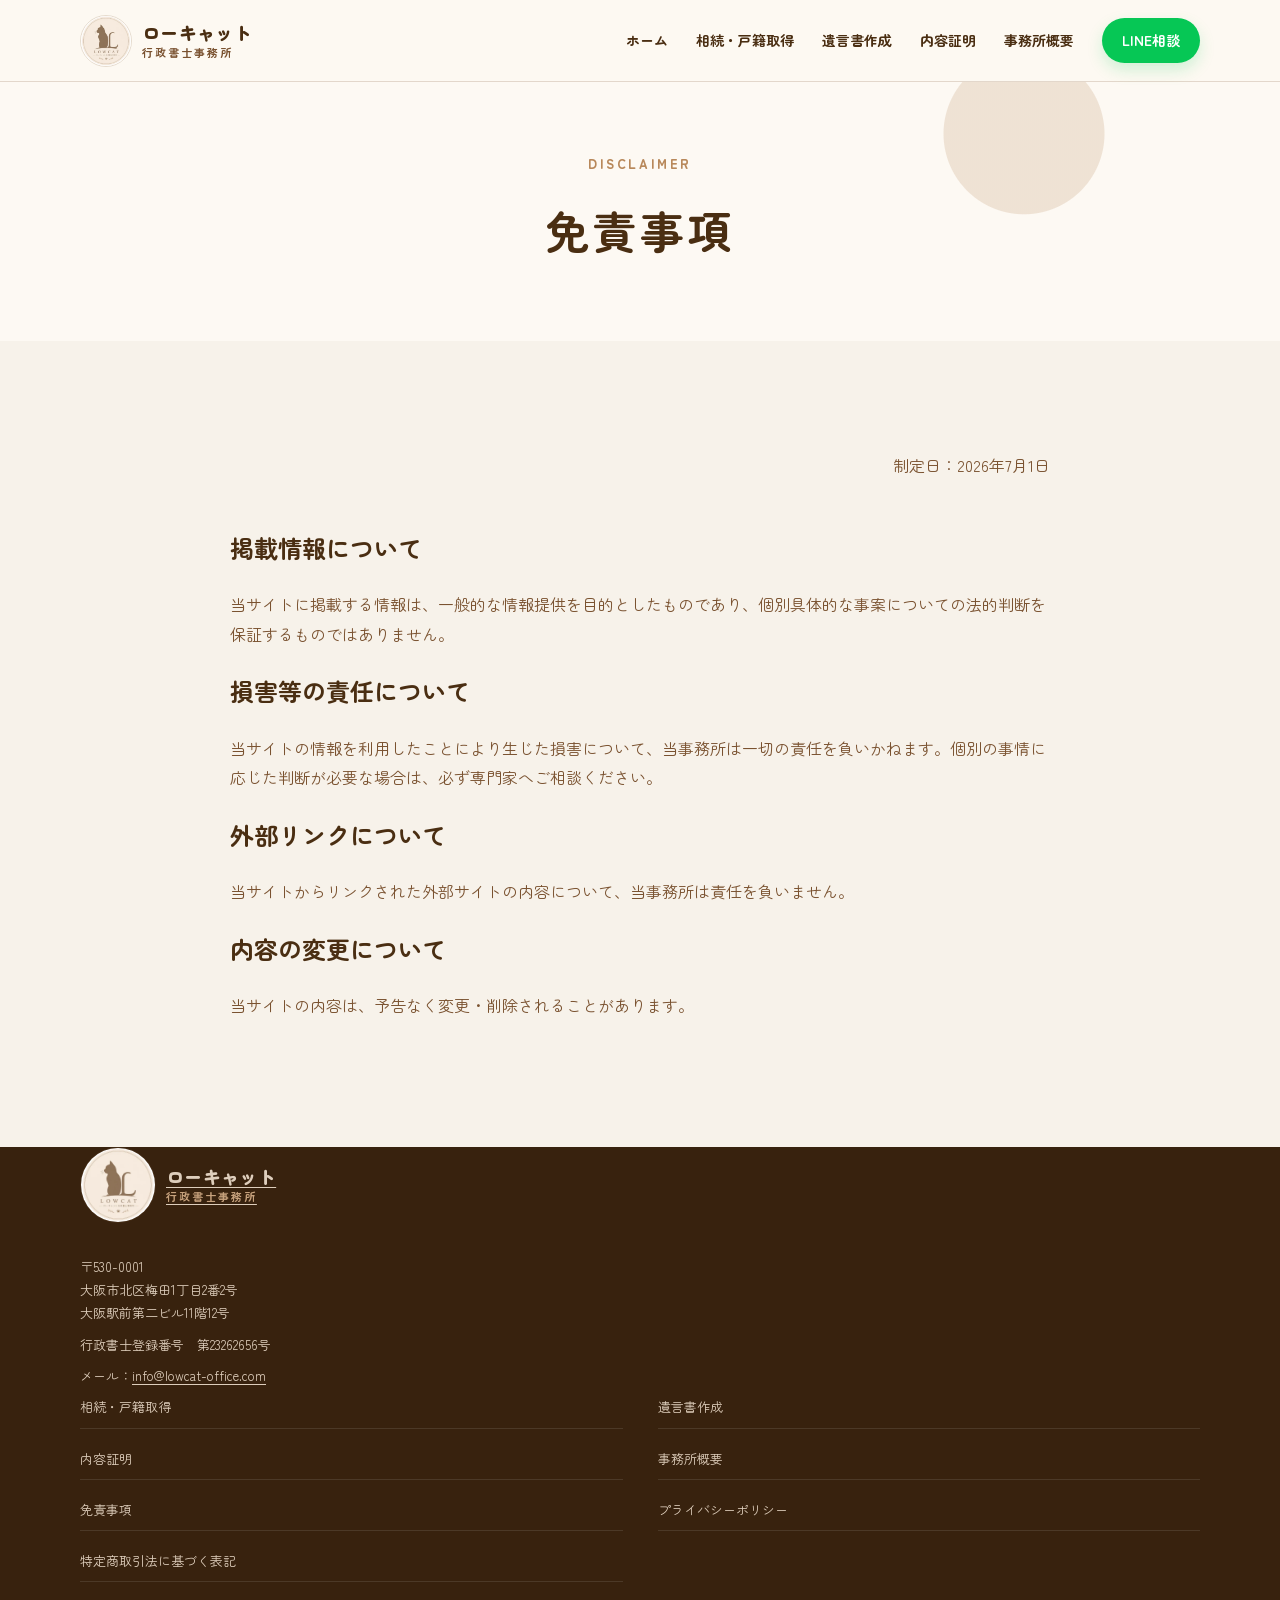
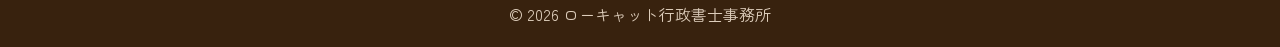
<file: disclaimer.html>
<!doctype html>
<html lang="ja">
  <head>
    <meta charset="UTF-8" /><meta name="viewport" content="width=device-width, initial-scale=1.0" />
    <meta name="description" content="ローキャット行政書士事務所ウェブサイトの免責事項です。" />
    <title>免責事項｜ローキャット行政書士事務所</title>
    <link rel="icon" href="assets/favicon.ico"><meta property="og:title" content="免責事項｜ローキャット行政書士事務所"><meta property="og:description" content="ローキャット行政書士事務所ウェブサイトの免責事項です。"><meta property="og:image" content="https://lowcat-office.com/assets/ogp.png"><meta property="og:url" content="https://lowcat-office.com/disclaimer"><meta property="og:type" content="website"><meta name="twitter:card" content="summary_large_image">
    <link rel="preconnect" href="https://fonts.googleapis.com" /><link rel="preconnect" href="https://fonts.gstatic.com" crossorigin /><link href="https://fonts.googleapis.com/css2?family=Zen+Maru+Gothic:wght@400;500;700;900&display=swap" rel="stylesheet" /><link rel="stylesheet" href="styles.css" /><script src="script.js" defer></script>
    <meta name="google-site-verification" content="0r41pT320zyH4qBuLXM4N1_ee6AQ7gvqH54sz5e8NYk" />
  <link rel="canonical" href="https://lowcat-office.com/disclaimer" />
  <script type="application/ld+json">
{
  "@context": "https://schema.org",
  "@type": "LegalService",
  "@id": "https://lowcat-office.com/#legalservice",
  "name": "ローキャット行政書士事務所",
  "url": "https://lowcat-office.com/",
  "logo": "https://lowcat-office.com/assets/logo.webp",
  "image": "https://lowcat-office.com/assets/ogp.png",
  "email": "info@lowcat-office.com",
  "address": {
    "@type": "PostalAddress",
    "postalCode": "530-0001",
    "addressRegion": "大阪府",
    "addressLocality": "大阪市北区",
    "streetAddress": "梅田1丁目2番2号 大阪駅前第二ビル11階12号",
    "addressCountry": "JP"
  },
  "areaServed": [
    "全国",
    "オンライン"
  ],
  "serviceType": [
    "相続手続き",
    "戸籍取得",
    "法定相続情報証明",
    "遺産分割協議書作成",
    "遺言書作成サポート",
    "内容証明作成"
  ],
  "knowsAbout": [
    "相続手続き",
    "戸籍収集",
    "内容証明",
    "行政書士業務"
  ],
  "openingHoursSpecification": [
    {
      "@type": "OpeningHoursSpecification",
      "dayOfWeek": [
        "Monday",
        "Tuesday",
        "Wednesday",
        "Thursday",
        "Friday"
      ],
      "opens": "18:00",
      "closes": "21:00"
    },
    {
      "@type": "OpeningHoursSpecification",
      "dayOfWeek": [
        "Saturday",
        "Sunday"
      ],
      "opens": "10:00",
      "closes": "21:00"
    }
  ],
  "contactPoint": [
    {
      "@type": "ContactPoint",
      "contactType": "customer support",
      "email": "info@lowcat-office.com",
      "url": "https://lin.ee/Oa2LDhM",
      "availableLanguage": "Japanese"
    }
  ]
}
</script>
</head>
  <body>
    <header class="site-header"><div class="container header-inner"><a class="logo" href="index.html"><img class="logo-image" src="assets/logo.webp" alt="" width="52" height="52" /><span class="logo-text">ローキャット<span>行政書士事務所</span></span></a><button class="menu-button" type="button" aria-expanded="false" aria-controls="global-nav"><span></span><span></span><span></span><span class="sr-only">メニューを開く</span></button><nav class="global-nav" id="global-nav"><a href="index.html">ホーム</a><a href="inheritance/">相続・戸籍取得</a><a href="will/">遺言書作成</a><a href="certificate/">内容証明</a><a href="about.html">事務所概要</a><a class="nav-line" href="https://lin.ee/Oa2LDhM" target="_blank" rel="noopener noreferrer">LINE相談</a></nav></div></header>
    <main><section class="page-hero compact-page-hero"><div class="container"><p class="section-label">DISCLAIMER</p><h1>免責事項</h1></div></section><section class="section legal-section"><div class="container legal-container"><p class="enactment-date">制定日：2026年7月1日</p><h2>掲載情報について</h2><p>当サイトに掲載する情報は、一般的な情報提供を目的としたものであり、個別具体的な事案についての法的判断を保証するものではありません。</p><h2>損害等の責任について</h2><p>当サイトの情報を利用したことにより生じた損害について、当事務所は一切の責任を負いかねます。個別の事情に応じた判断が必要な場合は、必ず専門家へご相談ください。</p><h2>外部リンクについて</h2><p>当サイトからリンクされた外部サイトの内容について、当事務所は責任を負いません。</p><h2>内容の変更について</h2><p>当サイトの内容は、予告なく変更・削除されることがあります。</p></div></section></main>
    <footer class="site-footer"><div class="container footer-inner"><div class="footer-office"><a class="logo logo-footer" href="index.html"><img class="logo-image footer-logo-image" src="assets/logo.webp" alt="" width="76" height="76" loading="lazy" /><span class="logo-text">ローキャット<span>行政書士事務所</span></span></a><p>〒530-0001<br />大阪市北区梅田1丁目2番2号<br />大阪駅前第二ビル11階12号</p><p>行政書士登録番号　第23262656号</p><p>メール：<a href="mailto:info@lowcat-office.com">info@lowcat-office.com</a></p></div><nav class="footer-nav" aria-label="フッターナビ"><a href="inheritance/">相続・戸籍取得</a><a href="will/">遺言書作成</a><a href="certificate/">内容証明</a><a href="about.html">事務所概要</a><a href="disclaimer.html">免責事項</a><a href="privacy.html">プライバシーポリシー</a><a href="/tokushoho">特定商取引法に基づく表記</a></nav></div><p class="copyright">© 2026 ローキャット行政書士事務所</p></footer>
  </body>
</html>
</file>
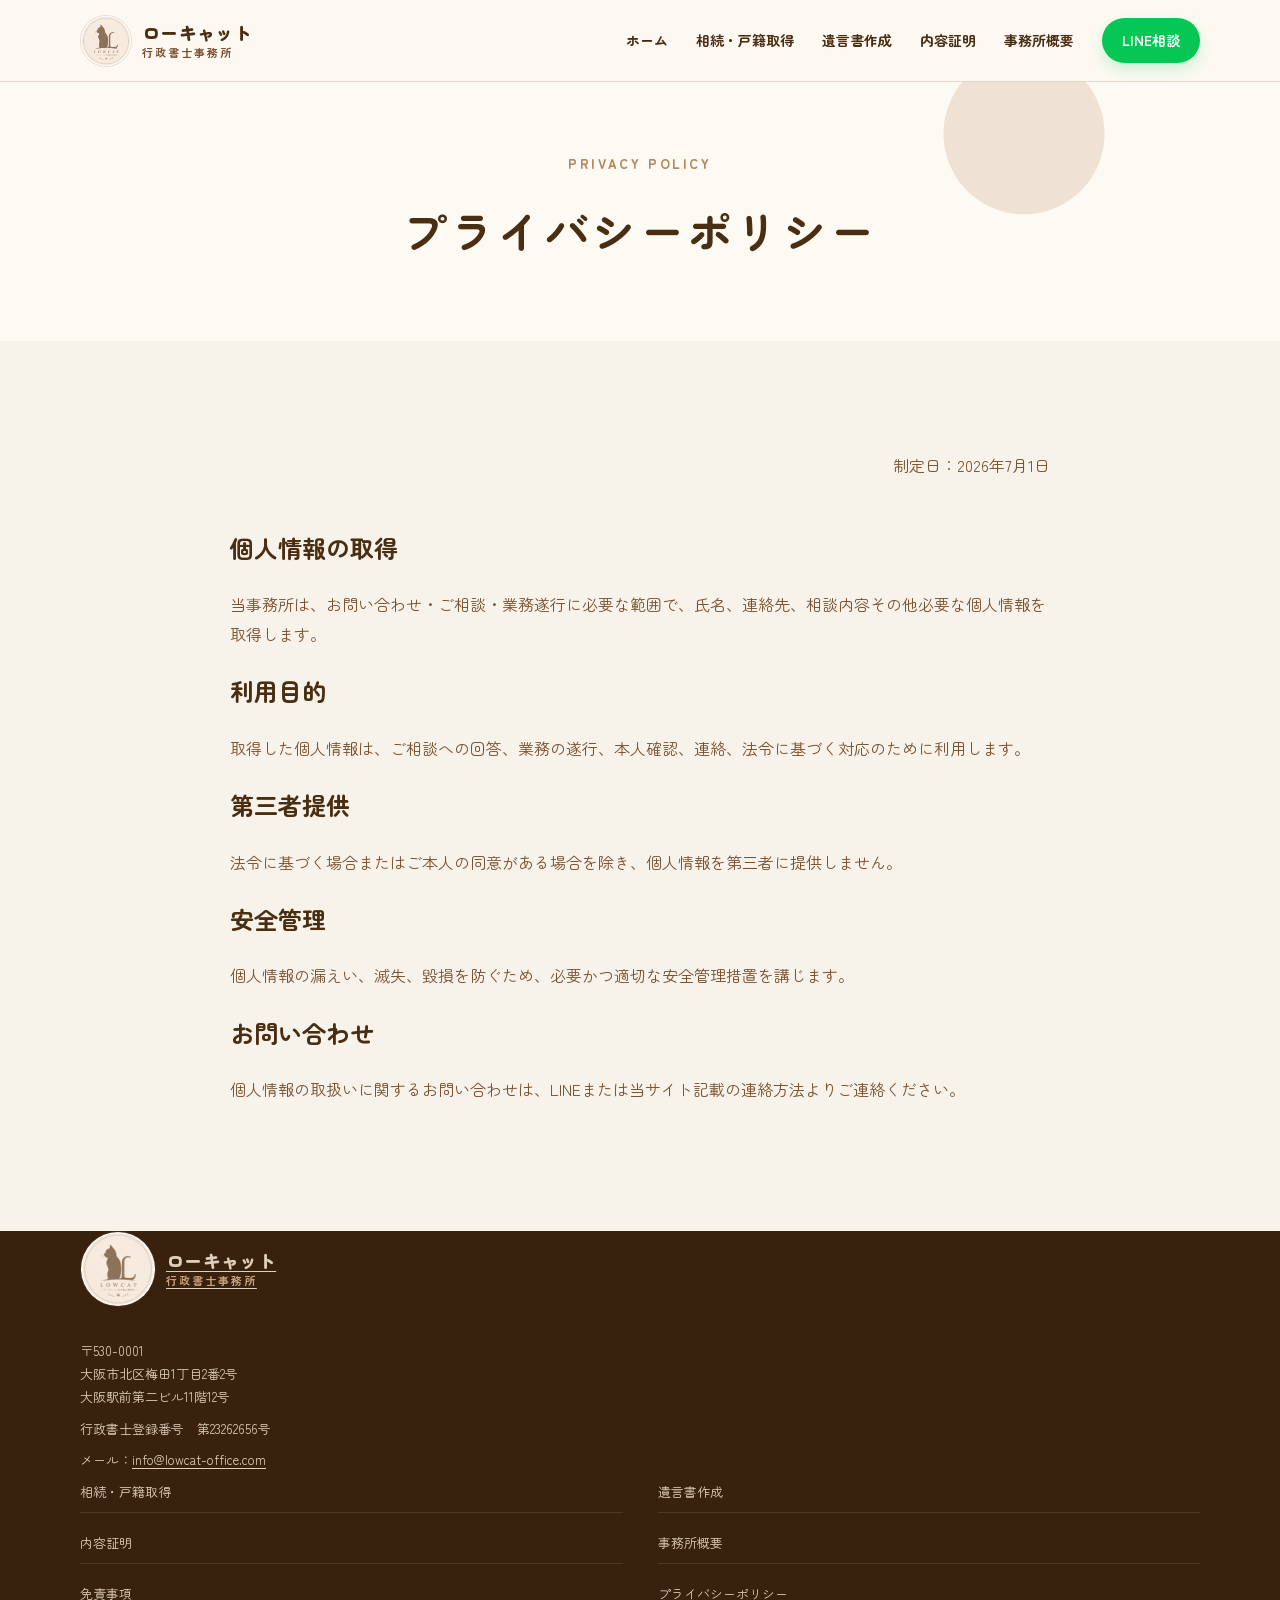
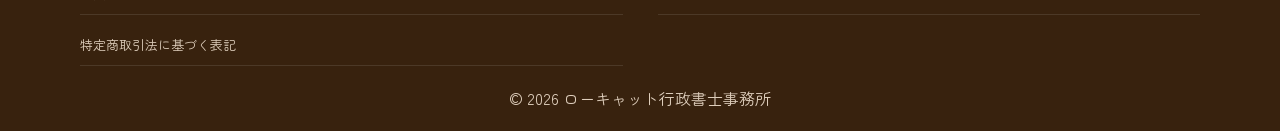
<file: privacy.html>
<!doctype html>
<html lang="ja">
  <head>
    <meta charset="UTF-8" /><meta name="viewport" content="width=device-width, initial-scale=1.0" />
    <meta name="description" content="ローキャット行政書士事務所のプライバシーポリシーです。" />
    <title>プライバシーポリシー｜ローキャット行政書士事務所</title>
    <link rel="icon" href="assets/favicon.ico"><meta property="og:title" content="プライバシーポリシー｜ローキャット行政書士事務所"><meta property="og:description" content="ローキャット行政書士事務所のプライバシーポリシーです。"><meta property="og:image" content="https://lowcat-office.com/assets/ogp.png"><meta property="og:url" content="https://lowcat-office.com/privacy"><meta property="og:type" content="website"><meta name="twitter:card" content="summary_large_image">
    <link rel="preconnect" href="https://fonts.googleapis.com" /><link rel="preconnect" href="https://fonts.gstatic.com" crossorigin /><link href="https://fonts.googleapis.com/css2?family=Zen+Maru+Gothic:wght@400;500;700;900&display=swap" rel="stylesheet" /><link rel="stylesheet" href="styles.css" /><script src="script.js" defer></script>
    <meta name="google-site-verification" content="0r41pT320zyH4qBuLXM4N1_ee6AQ7gvqH54sz5e8NYk" />
  <link rel="canonical" href="https://lowcat-office.com/privacy" />
  <script type="application/ld+json">
{
  "@context": "https://schema.org",
  "@type": "LegalService",
  "@id": "https://lowcat-office.com/#legalservice",
  "name": "ローキャット行政書士事務所",
  "url": "https://lowcat-office.com/",
  "logo": "https://lowcat-office.com/assets/logo.webp",
  "image": "https://lowcat-office.com/assets/ogp.png",
  "email": "info@lowcat-office.com",
  "address": {
    "@type": "PostalAddress",
    "postalCode": "530-0001",
    "addressRegion": "大阪府",
    "addressLocality": "大阪市北区",
    "streetAddress": "梅田1丁目2番2号 大阪駅前第二ビル11階12号",
    "addressCountry": "JP"
  },
  "areaServed": [
    "全国",
    "オンライン"
  ],
  "serviceType": [
    "相続手続き",
    "戸籍取得",
    "法定相続情報証明",
    "遺産分割協議書作成",
    "遺言書作成サポート",
    "内容証明作成"
  ],
  "knowsAbout": [
    "相続手続き",
    "戸籍収集",
    "内容証明",
    "行政書士業務"
  ],
  "openingHoursSpecification": [
    {
      "@type": "OpeningHoursSpecification",
      "dayOfWeek": [
        "Monday",
        "Tuesday",
        "Wednesday",
        "Thursday",
        "Friday"
      ],
      "opens": "18:00",
      "closes": "21:00"
    },
    {
      "@type": "OpeningHoursSpecification",
      "dayOfWeek": [
        "Saturday",
        "Sunday"
      ],
      "opens": "10:00",
      "closes": "21:00"
    }
  ],
  "contactPoint": [
    {
      "@type": "ContactPoint",
      "contactType": "customer support",
      "email": "info@lowcat-office.com",
      "url": "https://lin.ee/Oa2LDhM",
      "availableLanguage": "Japanese"
    }
  ]
}
</script>
</head>
  <body>
    <header class="site-header"><div class="container header-inner"><a class="logo" href="index.html"><img class="logo-image" src="assets/logo.webp" alt="" width="52" height="52" /><span class="logo-text">ローキャット<span>行政書士事務所</span></span></a><button class="menu-button" type="button" aria-expanded="false" aria-controls="global-nav"><span></span><span></span><span></span><span class="sr-only">メニューを開く</span></button><nav class="global-nav" id="global-nav"><a href="index.html">ホーム</a><a href="inheritance/">相続・戸籍取得</a><a href="will/">遺言書作成</a><a href="certificate/">内容証明</a><a href="about.html">事務所概要</a><a class="nav-line" href="https://lin.ee/Oa2LDhM" target="_blank" rel="noopener noreferrer">LINE相談</a></nav></div></header>
    <main><section class="page-hero compact-page-hero"><div class="container"><p class="section-label">PRIVACY POLICY</p><h1>プライバシーポリシー</h1></div></section><section class="section legal-section"><div class="container legal-container"><p class="enactment-date">制定日：2026年7月1日</p><h2>個人情報の取得</h2><p>当事務所は、お問い合わせ・ご相談・業務遂行に必要な範囲で、氏名、連絡先、相談内容その他必要な個人情報を取得します。</p><h2>利用目的</h2><p>取得した個人情報は、ご相談への回答、業務の遂行、本人確認、連絡、法令に基づく対応のために利用します。</p><h2>第三者提供</h2><p>法令に基づく場合またはご本人の同意がある場合を除き、個人情報を第三者に提供しません。</p><h2>安全管理</h2><p>個人情報の漏えい、滅失、毀損を防ぐため、必要かつ適切な安全管理措置を講じます。</p><h2>お問い合わせ</h2><p>個人情報の取扱いに関するお問い合わせは、LINEまたは当サイト記載の連絡方法よりご連絡ください。</p></div></section></main>
    <footer class="site-footer"><div class="container footer-inner"><div class="footer-office"><a class="logo logo-footer" href="index.html"><img class="logo-image footer-logo-image" src="assets/logo.webp" alt="" width="76" height="76" loading="lazy" /><span class="logo-text">ローキャット<span>行政書士事務所</span></span></a><p>〒530-0001<br />大阪市北区梅田1丁目2番2号<br />大阪駅前第二ビル11階12号</p><p>行政書士登録番号　第23262656号</p><p>メール：<a href="mailto:info@lowcat-office.com">info@lowcat-office.com</a></p></div><nav class="footer-nav" aria-label="フッターナビ"><a href="inheritance/">相続・戸籍取得</a><a href="will/">遺言書作成</a><a href="certificate/">内容証明</a><a href="about.html">事務所概要</a><a href="disclaimer.html">免責事項</a><a href="privacy.html">プライバシーポリシー</a><a href="/tokushoho">特定商取引法に基づく表記</a></nav></div><p class="copyright">© 2026 ローキャット行政書士事務所</p></footer>
  </body>
</html>
</file>
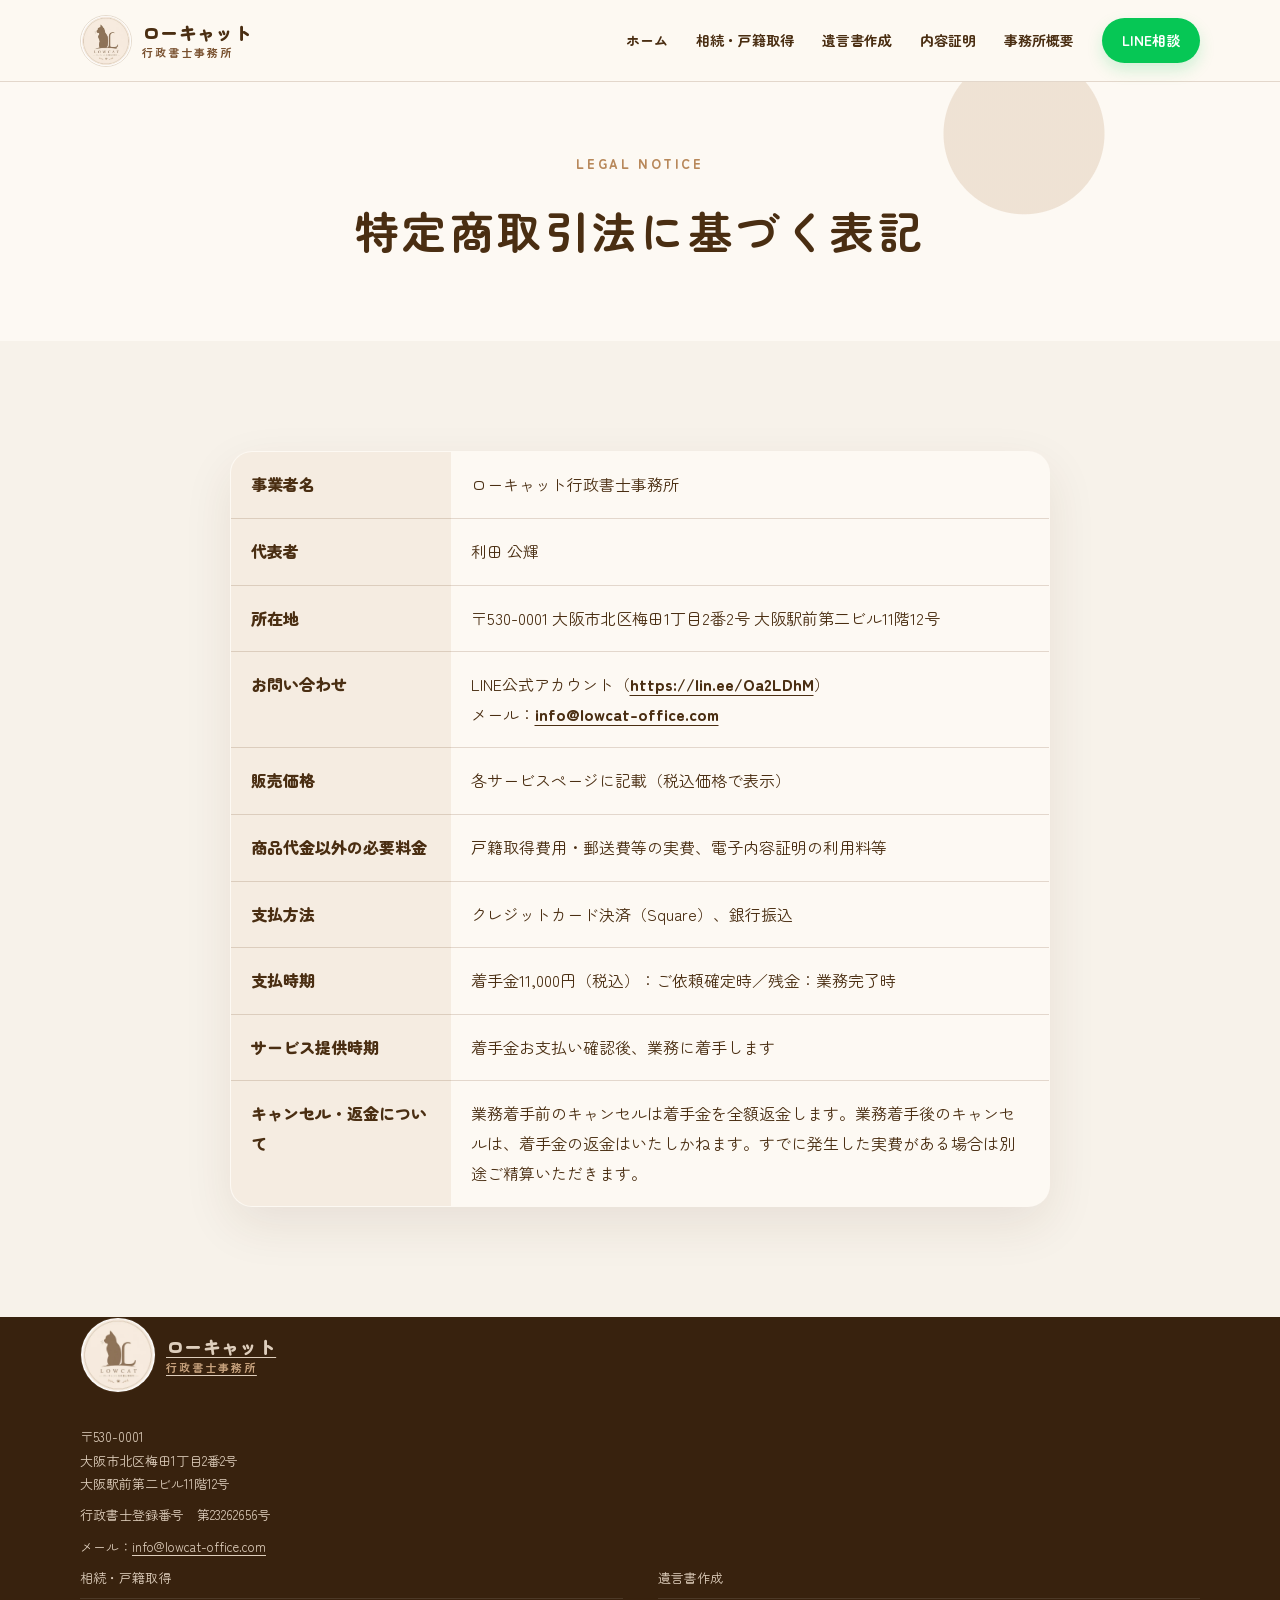
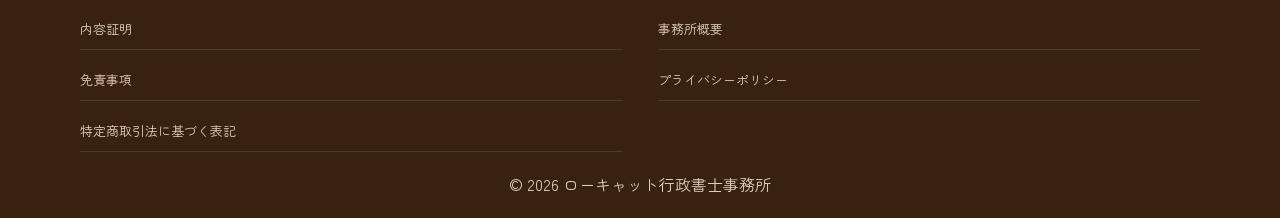
<file: tokushoho.html>
<!doctype html>
<html lang="ja">
  <head>
    <meta charset="UTF-8" />
    <meta name="viewport" content="width=device-width, initial-scale=1.0" />
    <meta name="description" content="ローキャット行政書士事務所の特定商取引法に基づく表記です。" />
    <title>特定商取引法に基づく表記｜ローキャット行政書士事務所</title>
    <link rel="icon" href="assets/favicon.ico">
    <meta property="og:title" content="特定商取引法に基づく表記｜ローキャット行政書士事務所">
    <meta property="og:description" content="ローキャット行政書士事務所の特定商取引法に基づく表記です。">
    <meta property="og:image" content="https://lowcat-office.com/assets/ogp.png">
    <meta property="og:url" content="https://lowcat-office.com/tokushoho">
    <meta property="og:type" content="website">
    <meta name="twitter:card" content="summary_large_image">
    <link rel="preconnect" href="https://fonts.googleapis.com" />
    <link rel="preconnect" href="https://fonts.gstatic.com" crossorigin />
    <link href="https://fonts.googleapis.com/css2?family=Zen+Maru+Gothic:wght@400;500;700;900&display=swap" rel="stylesheet" />
    <link rel="stylesheet" href="styles.css" />
    <script src="script.js" defer></script>
    <meta name="google-site-verification" content="0r41pT320zyH4qBuLXM4N1_ee6AQ7gvqH54sz5e8NYk" />
  <link rel="canonical" href="https://lowcat-office.com/tokushoho" />
  <script type="application/ld+json">
{
  "@context": "https://schema.org",
  "@type": "LegalService",
  "@id": "https://lowcat-office.com/#legalservice",
  "name": "ローキャット行政書士事務所",
  "url": "https://lowcat-office.com/",
  "logo": "https://lowcat-office.com/assets/logo.webp",
  "image": "https://lowcat-office.com/assets/ogp.png",
  "email": "info@lowcat-office.com",
  "address": {
    "@type": "PostalAddress",
    "postalCode": "530-0001",
    "addressRegion": "大阪府",
    "addressLocality": "大阪市北区",
    "streetAddress": "梅田1丁目2番2号 大阪駅前第二ビル11階12号",
    "addressCountry": "JP"
  },
  "areaServed": [
    "全国",
    "オンライン"
  ],
  "serviceType": [
    "相続手続き",
    "戸籍取得",
    "法定相続情報証明",
    "遺産分割協議書作成",
    "遺言書作成サポート",
    "内容証明作成"
  ],
  "knowsAbout": [
    "相続手続き",
    "戸籍収集",
    "内容証明",
    "行政書士業務"
  ],
  "openingHoursSpecification": [
    {
      "@type": "OpeningHoursSpecification",
      "dayOfWeek": [
        "Monday",
        "Tuesday",
        "Wednesday",
        "Thursday",
        "Friday"
      ],
      "opens": "18:00",
      "closes": "21:00"
    },
    {
      "@type": "OpeningHoursSpecification",
      "dayOfWeek": [
        "Saturday",
        "Sunday"
      ],
      "opens": "10:00",
      "closes": "21:00"
    }
  ],
  "contactPoint": [
    {
      "@type": "ContactPoint",
      "contactType": "customer support",
      "email": "info@lowcat-office.com",
      "url": "https://lin.ee/Oa2LDhM",
      "availableLanguage": "Japanese"
    }
  ]
}
</script>
</head>
  <body>
    <header class="site-header"><div class="container header-inner"><a class="logo" href="index.html"><img class="logo-image" src="assets/logo.webp" alt="" width="52" height="52" /><span class="logo-text">ローキャット<span>行政書士事務所</span></span></a><button class="menu-button" type="button" aria-expanded="false" aria-controls="global-nav"><span></span><span></span><span></span><span class="sr-only">メニューを開く</span></button><nav class="global-nav" id="global-nav" aria-label="メインナビゲーション"><a href="index.html">ホーム</a><a href="inheritance/">相続・戸籍取得</a><a href="will/">遺言書作成</a><a href="certificate/">内容証明</a><a href="about.html">事務所概要</a><a class="nav-line" href="https://lin.ee/Oa2LDhM" target="_blank" rel="noopener noreferrer">LINE相談</a></nav></div></header>
    <main>
      <section class="page-hero compact-page-hero"><div class="container"><p class="section-label">LEGAL NOTICE</p><h1>特定商取引法に基づく表記</h1></div></section>
      <section class="section legal-section"><div class="container legal-container"><table class="legal-table"><tbody><tr><th>事業者名</th><td>ローキャット行政書士事務所</td></tr><tr><th>代表者</th><td>利田 公輝</td></tr><tr><th>所在地</th><td>〒530-0001 大阪市北区梅田1丁目2番2号 大阪駅前第二ビル11階12号</td></tr><tr><th>お問い合わせ</th><td>LINE公式アカウント（<a href="https://lin.ee/Oa2LDhM" target="_blank" rel="noopener noreferrer">https://lin.ee/Oa2LDhM</a>）<br>メール：<a href="mailto:info@lowcat-office.com">info@lowcat-office.com</a></td></tr><tr><th>販売価格</th><td>各サービスページに記載（税込価格で表示）</td></tr><tr><th>商品代金以外の必要料金</th><td>戸籍取得費用・郵送費等の実費、電子内容証明の利用料等</td></tr><tr><th>支払方法</th><td>クレジットカード決済（Square）、銀行振込</td></tr><tr><th>支払時期</th><td>着手金11,000円（税込）：ご依頼確定時／残金：業務完了時</td></tr><tr><th>サービス提供時期</th><td>着手金お支払い確認後、業務に着手します</td></tr><tr><th>キャンセル・返金について</th><td>業務着手前のキャンセルは着手金を全額返金します。業務着手後のキャンセルは、着手金の返金はいたしかねます。すでに発生した実費がある場合は別途ご精算いただきます。</td></tr></tbody></table></div></section>
    </main>
    <footer class="site-footer"><div class="container footer-inner"><div class="footer-office"><a class="logo logo-footer" href="index.html"><img class="logo-image footer-logo-image" src="assets/logo.webp" alt="" width="76" height="76" loading="lazy" /><span class="logo-text">ローキャット<span>行政書士事務所</span></span></a><p>〒530-0001<br />大阪市北区梅田1丁目2番2号<br />大阪駅前第二ビル11階12号</p><p>行政書士登録番号　第23262656号</p><p>メール：<a href="mailto:info@lowcat-office.com">info@lowcat-office.com</a></p></div><nav class="footer-nav" aria-label="フッターナビ"><a href="inheritance/">相続・戸籍取得</a><a href="will/">遺言書作成</a><a href="certificate/">内容証明</a><a href="about.html">事務所概要</a><a href="disclaimer.html">免責事項</a><a href="privacy.html">プライバシーポリシー</a><a href="/tokushoho">特定商取引法に基づく表記</a></nav></div><p class="copyright">© 2026 ローキャット行政書士事務所</p></footer>
  </body>
</html>
</file>
<file: styles.css>
:root {
  --bg: #f7f2ea;
  --cream: #fdf9f3;
  --brown-dark: #4a2e12;
  --brown: #7a5230;
  --brown-md: #7A5230;
  --brown-light: #b8885a;
  --line-green: #06c755;
  --white: #fff;
  --border: rgba(122, 82, 48, 0.2);
  --shadow: 0 18px 50px rgba(74, 46, 18, 0.09);
  --radius: 22px;
}

* {
  box-sizing: border-box;
}

html {
  scroll-behavior: smooth;
  scroll-padding-top: 84px;
}

body {
  margin: 0;
  color: var(--brown-dark);
  background: var(--bg);
  font-family: "Zen Maru Gothic", sans-serif;
  font-size: 16px;
  line-height: 1.85;
  -webkit-font-smoothing: antialiased;
}

body.menu-open {
  overflow: hidden;
}

a {
  color: inherit;
  text-decoration: none;
}

img {
  display: block;
  max-width: 100%;
  height: auto;
}

button {
  color: inherit;
  font: inherit;
}

.container {
  width: min(1120px, calc(100% - 48px));
  margin-inline: auto;
}

.narrow-container {
  width: min(900px, calc(100% - 48px));
}

.sr-only {
  position: absolute;
  width: 1px;
  height: 1px;
  padding: 0;
  margin: -1px;
  overflow: hidden;
  clip: rect(0, 0, 0, 0);
  white-space: nowrap;
  border: 0;
}

.site-header {
  position: sticky;
  z-index: 100;
  top: 0;
  height: 82px;
  border-bottom: 1px solid var(--border);
  background: rgba(253, 249, 243, 0.94);
  backdrop-filter: blur(12px);
}

/* Keep the off-canvas mobile nav from widening the page */
.site-header {
  overflow-x: clip;
}

.header-inner {
  display: flex;
  align-items: center;
  justify-content: space-between;
  height: 100%;
}

.logo {
  display: inline-flex;
  align-items: center;
  gap: 10px;
  line-height: 1.2;
}

.logo-image {
  display: block;
  width: 52px;
  height: 52px;
  object-fit: cover;
  flex: 0 0 auto;
  border: 1px solid rgba(122, 82, 48, 0.18);
  border-radius: 50%;
}

.logo-text {
  font-size: 18px;
  font-weight: 900;
  letter-spacing: 0.02em;
}

.logo-text span {
  display: block;
  margin-top: 3px;
  color: var(--brown);
  font-size: 11px;
  font-weight: 700;
  letter-spacing: 0.18em;
}

.global-nav {
  display: flex;
  align-items: center;
  gap: 28px;
  font-size: 14px;
  font-weight: 700;
}

.global-nav > a:not(.nav-line) {
  position: relative;
  padding-block: 8px;
}

.global-nav > a:not(.nav-line)::after {
  position: absolute;
  right: 0;
  bottom: 2px;
  left: 0;
  height: 1px;
  background: var(--brown-light);
  content: "";
  transform: scaleX(0);
  transition: transform 0.25s ease;
}

.global-nav > a:hover::after,
.global-nav > a[aria-current="page"]::after {
  transform: scaleX(1);
}

.nav-line {
  padding: 10px 20px;
  border-radius: 999px;
  color: var(--white);
  background: var(--line-green);
  box-shadow: 0 7px 16px rgba(6, 199, 85, 0.18);
}

.menu-button {
  display: none;
}

.hero {
  position: relative;
  padding: 28px 0 100px;
  overflow: hidden;
  background: var(--cream);
}

.hero::before {
  position: absolute;
  bottom: 0;
  left: 0;
  width: 100%;
  height: 90px;
  background: var(--bg);
  clip-path: polygon(0 78%, 100% 0, 100% 100%, 0 100%);
  content: "";
}

.hero-banner-wrap {
  position: relative;
}

.hero-banner {
  display: block;
  width: 100%;
  height: auto;
  border-radius: 30px;
  box-shadow: var(--shadow);
}

.hero-copy-wrap {
  position: relative;
  z-index: 3;
  margin-top: -96px;
}

.hero-copy {
  position: relative;
  z-index: 2;
}

.hero-copy-card {
  width: min(760px, calc(100% - 40px));
  margin-inline: auto;
  padding: 38px 44px 34px;
  border: 1px solid rgba(122, 82, 48, 0.18);
  border-radius: 24px;
  background: rgba(253, 249, 243, 0.96);
  box-shadow: 0 22px 55px rgba(74, 46, 18, 0.15);
  backdrop-filter: blur(10px);
}

.eyebrow,
.section-label {
  margin: 0 0 14px;
  color: var(--brown-light);
  font-size: 13px;
  font-weight: 900;
  letter-spacing: 0.2em;
}

.eyebrow::before {
  display: inline-block;
  width: 30px;
  height: 1px;
  margin-right: 10px;
  vertical-align: middle;
  background: var(--brown-light);
  content: "";
}

.hero h1 {
  margin: 0;
  font-size: clamp(36px, 5vw, 59px);
  line-height: 1.45;
  letter-spacing: 0.03em;
}

.hero h1 em {
  position: relative;
  color: var(--brown);
  font-style: normal;
}

.hero h1 em::after {
  position: absolute;
  right: 0;
  bottom: 3px;
  left: 0;
  z-index: -1;
  height: 10px;
  border-radius: 99px;
  background: rgba(184, 136, 90, 0.25);
  content: "";
}

.hero-lead {
  margin: 24px 0 30px;
  color: var(--brown);
  font-size: 17px;
  line-height: 1.9;
}

.button {
  display: inline-flex;
  min-height: 58px;
  align-items: center;
  justify-content: center;
  gap: 13px;
  padding: 14px 28px;
  border-radius: 999px;
  font-weight: 900;
  transition: transform 0.2s ease, box-shadow 0.2s ease, filter 0.2s ease;
}

.button:hover {
  transform: translateY(-2px);
  filter: brightness(1.02);
}

.button-line {
  color: var(--white);
  background: var(--line-green);
  box-shadow: 0 10px 24px rgba(6, 199, 85, 0.2);
}

.line-icon {
  display: grid;
  width: 34px;
  height: 26px;
  place-items: center;
  border-radius: 9px;
  color: var(--line-green);
  background: var(--white);
  font-size: 8px;
  font-weight: 900;
}

.button-note {
  margin: 10px 0 0 34px;
  color: var(--brown);
  font-size: 12px;
}

.section {
  padding-block: 110px;
}

.section-heading {
  max-width: 650px;
  margin: 0 auto 55px;
  text-align: center;
}

.section-heading h2,
.contact-section h2,
.about-message h2 {
  margin: 0 0 15px;
  font-size: clamp(28px, 4vw, 40px);
  line-height: 1.5;
  letter-spacing: 0.04em;
}

.section-heading > p:last-child {
  margin: 0;
  color: var(--brown);
}

.feature-grid {
  display: grid;
  grid-template-columns: repeat(4, 1fr);
  gap: 18px;
}

.feature-card {
  position: relative;
  min-height: 310px;
  overflow: hidden;
  padding: 42px 28px 30px;
  border: 1px solid var(--border);
  border-radius: var(--radius);
  background: var(--cream);
  box-shadow: 0 10px 30px rgba(74, 46, 18, 0.035);
}

.feature-number {
  position: absolute;
  top: 15px;
  right: 20px;
  color: rgba(122, 82, 48, 0.24);
  font-size: 13px;
  font-weight: 900;
  letter-spacing: 0.1em;
}

.feature-icon,
.flow-icon {
  display: grid;
  width: 66px;
  height: 66px;
  place-items: center;
  margin-bottom: 25px;
  border-radius: 42% 58% 55% 45%;
  color: var(--brown);
  background: #efe1d1;
  font-size: 25px;
  font-weight: 900;
}

.feature-card:nth-child(even) .feature-icon {
  background: #ead7c4;
  transform: rotate(5deg);
}

.feature-card h3,
.price-card h3,
.flow-list h3 {
  margin: 0 0 11px;
  font-size: 19px;
}

.feature-card p,
.price-card > p:last-child,
.flow-list p {
  margin: 0;
  color: var(--brown);
  font-size: 14px;
}

.price-section {
  background: var(--cream);
}

.price-panel {
  overflow: hidden;
  border: 1px solid var(--border);
  border-radius: 28px;
  background: var(--bg);
  box-shadow: var(--shadow);
}

.tab-list {
  display: grid;
  grid-template-columns: 1fr 1fr;
}

.tab-button {
  padding: 22px 20px;
  border: 0;
  border-bottom: 1px solid var(--border);
  background: #eee4d7;
  cursor: pointer;
  font-size: 18px;
  font-weight: 900;
}

.tab-button:first-child {
  border-right: 1px solid var(--border);
}

.tab-button.is-active {
  color: var(--cream);
  background: var(--brown);
}

.tab-panel {
  padding: 42px;
}

.tab-panel[hidden] {
  display: none;
}

.price-grid {
  display: grid;
  grid-template-columns: repeat(4, 1fr);
  gap: 16px;
}

.price-grid-two {
  max-width: 700px;
  margin-inline: auto;
  grid-template-columns: repeat(2, 1fr);
}

.price-card {
  position: relative;
  display: flex;
  min-height: 260px;
  flex-direction: column;
  padding: 30px 23px;
  border: 1px solid var(--border);
  border-radius: 18px;
  background: var(--cream);
}

.price-card.recommended {
  border: 2px solid var(--brown-light);
  background: #fffaf4;
}

.recommend-badge {
  position: absolute;
  top: -15px;
  left: 50%;
  padding: 5px 18px;
  border-radius: 999px;
  color: var(--white);
  background: var(--brown-light);
  font-size: 12px;
  font-weight: 900;
  white-space: nowrap;
  transform: translateX(-50%);
}

.price {
  margin: auto 0 20px;
  color: var(--brown);
  white-space: nowrap;
}

.price strong {
  color: var(--brown-dark);
  font-size: clamp(23px, 2.5vw, 31px);
  letter-spacing: -0.03em;
}

.price-note {
  margin: 25px 0 0;
  color: var(--brown);
  font-size: 12px;
  text-align: center;
}

.flow-list {
  position: relative;
  display: grid;
  margin: 0;
  padding: 0;
  grid-template-columns: repeat(5, 1fr);
  list-style: none;
}

.flow-list::before {
  position: absolute;
  top: 47px;
  right: 8%;
  left: 8%;
  height: 1px;
  background: var(--border);
  content: "";
}

.flow-list li {
  position: relative;
  padding-inline: 15px;
  text-align: center;
}

.flow-number {
  position: absolute;
  top: -6px;
  left: calc(50% + 23px);
  z-index: 2;
  display: grid;
  width: 27px;
  height: 27px;
  place-items: center;
  border-radius: 50%;
  color: var(--cream);
  background: var(--brown-light);
  font-size: 9px;
  font-weight: 900;
}

.flow-icon {
  position: relative;
  z-index: 1;
  width: 92px;
  height: 92px;
  margin: 0 auto 22px;
  border: 10px solid var(--bg);
  border-radius: 50%;
  background: #ead7c4;
}

.contact-section {
  padding-block: 80px;
  color: var(--cream);
  background: var(--brown-dark);
}

.contact-inner {
  display: grid;
  align-items: center;
  grid-template-columns: 1fr 0.72fr 1fr;
  gap: 32px;
}

.contact-section h2 {
  margin-bottom: 12px;
}

.contact-section p {
  margin: 0;
  color: #dfcfbe;
}

.contact-action {
  text-align: center;
}

.contact-illustration {
  width: 100%;
  max-width: 300px;
  height: auto;
  margin-inline: auto;
  filter: drop-shadow(0 14px 18px rgba(20, 10, 4, 0.2));
}

.button-large {
  min-width: min(100%, 360px);
  min-height: 68px;
  font-size: 17px;
}

.contact-action p {
  margin-top: 13px;
  font-size: 12px;
}

.site-footer {
  color: #decebc;
  background: #38220e;
}

.footer-main {
  display: grid;
  padding-block: 65px;
  grid-template-columns: 1fr 1.4fr;
  gap: 80px;
}

.logo-footer {
  margin-bottom: 24px;
  color: var(--cream);
}

.footer-logo-image {
  width: 76px;
  height: 76px;
}

.logo-footer .logo-text span {
  color: #c6a17c;
}

.footer-office p {
  margin: 8px 0;
  font-size: 13px;
  line-height: 1.8;
}

.footer-nav {
  display: grid;
  align-content: start;
  grid-template-columns: repeat(2, 1fr);
  gap: 18px 35px;
  font-size: 13px;
}

.footer-nav a {
  padding-bottom: 8px;
  border-bottom: 1px solid rgba(255, 255, 255, 0.1);
}

.footer-nav a:hover {
  color: var(--white);
}

.footer-bottom {
  padding-block: 18px;
  border-top: 1px solid rgba(255, 255, 255, 0.08);
  text-align: center;
}

.footer-bottom small {
  font-size: 11px;
}

.page-hero {
  padding-block: 100px;
  background:
    radial-gradient(circle at 80% 20%, rgba(184, 136, 90, 0.2) 0 80px, transparent 81px),
    var(--cream);
  text-align: center;
}

.page-hero h1 {
  margin: 0 0 12px;
  font-size: clamp(36px, 6vw, 52px);
  letter-spacing: 0.08em;
}

.page-hero > .container > p:last-child {
  margin: 0;
  color: var(--brown);
}

.compact-page-hero {
  padding-block: 70px;
}

.compact-page-hero h1 {
  margin-bottom: 0;
  font-size: clamp(31px, 5vw, 44px);
}

.about-message {
  max-width: 740px;
  margin: 0 auto 65px;
  text-align: center;
}

.about-message > p:not(.eyebrow) {
  color: var(--brown);
}

.overview-card {
  overflow: hidden;
  border: 1px solid var(--border);
  border-radius: var(--radius);
  background: var(--cream);
  box-shadow: var(--shadow);
}

.overview-list {
  margin: 0;
}

.overview-list > div {
  display: grid;
  padding: 24px 32px;
  border-bottom: 1px solid var(--border);
  grid-template-columns: 180px 1fr;
}

.overview-list > div:last-child {
  border-bottom: 0;
}

.overview-list dt {
  color: var(--brown);
  font-weight: 900;
}

.overview-list dd {
  margin: 0;
}

.overview-note {
  display: block;
  margin-top: 7px;
  color: var(--brown);
  font-size: 13px;
}

.legal-container {
  width: min(820px, calc(100% - 48px));
}

.enactment-date {
  margin: 0 0 45px;
  color: var(--brown);
  text-align: right;
}

.legal-container > p {
  color: var(--brown);
}

.legal-container article {
  margin-top: 45px;
}

.legal-container article h2 {
  margin: 0 0 15px;
  padding-bottom: 10px;
  border-bottom: 1px solid var(--border);
  font-size: 21px;
}

.legal-container article p,
.legal-container article li {
  color: var(--brown);
}

.legal-container article a {
  color: var(--brown-dark);
  font-weight: 900;
  text-decoration: underline;
  text-underline-offset: 4px;
}

@media (max-width: 950px) {
  .menu-button {
    position: relative;
    z-index: 102;
    display: grid;
    width: 44px;
    height: 44px;
    padding: 11px 9px;
    border: 0;
    background: transparent;
    cursor: pointer;
  }

  .menu-button > span:not(.sr-only) {
    display: block;
    width: 100%;
    height: 2px;
    margin-block: 3px;
    border-radius: 2px;
    background: var(--brown-dark);
    transition: transform 0.25s ease, opacity 0.2s ease;
  }

  .menu-button[aria-expanded="true"] > span:nth-child(1) {
    transform: translateY(8px) rotate(45deg);
  }

  .menu-button[aria-expanded="true"] > span:nth-child(2) {
    opacity: 0;
  }

  .menu-button[aria-expanded="true"] > span:nth-child(3) {
    transform: translateY(-8px) rotate(-45deg);
  }

  .global-nav {
    position: fixed;
    top: 0;
    right: 0;
    display: flex;
    width: min(360px, 88vw);
    height: 100dvh;
    align-items: stretch;
    justify-content: center;
    flex-direction: column;
    padding: 90px 40px 50px;
    background: var(--cream);
    box-shadow: -15px 0 45px rgba(74, 46, 18, 0.12);
    opacity: 0;
    pointer-events: none;
    transform: translateX(100%);
    transition: transform 0.3s ease, opacity 0.3s ease;
  }

  .global-nav.is-open {
    opacity: 1;
    pointer-events: auto;
    transform: translateX(0);
  }

  .global-nav > a:not(.nav-line) {
    padding: 11px 0;
    border-bottom: 1px solid var(--border);
    font-size: 16px;
  }

  .nav-line {
    margin-top: 8px;
    text-align: center;
  }

  .hero-copy-card {
    width: min(720px, calc(100% - 24px));
    margin-inline: auto;
  }

  .feature-grid {
    grid-template-columns: repeat(2, 1fr);
  }

  .feature-card {
    min-height: 270px;
  }

  .price-grid {
    grid-template-columns: repeat(2, 1fr);
  }

  .flow-list {
    max-width: 650px;
    margin-inline: auto;
    grid-template-columns: repeat(2, 1fr);
    gap: 45px 20px;
  }

  .flow-list::before {
    display: none;
  }

  .flow-list li:last-child {
    grid-column: 1 / -1;
  }
}

@media (max-width: 700px) {
  .container,
  .narrow-container,
  .legal-container {
    width: min(100% - 32px, 1120px);
  }

  .site-header {
    height: 70px;
  }

  .logo-image {
    width: 44px;
    height: 44px;
  }

  .logo-text {
    font-size: 15px;
  }

  .logo-text span {
    font-size: 9px;
  }

  .hero {
    padding: 16px 0 75px;
    background: var(--cream);
  }

  .hero-banner-wrap {
    width: calc(100% - 20px);
  }

  .hero-banner {
    min-height: 310px;
    border-radius: 20px;
    object-fit: cover;
    object-position: center;
  }

  .hero-copy-wrap {
    width: calc(100% - 32px);
    margin-top: -42px;
  }

  .hero-copy-card {
    width: 100%;
    margin-left: 0;
    padding: 30px 23px 27px;
  }

  .hero h1 {
    font-size: clamp(27px, 8.4vw, 38px);
  }

  .hero-lead {
    font-size: 15px;
  }

  .button {
    width: 100%;
  }

  .button-note {
    margin-left: 0;
    text-align: center;
  }

  .section {
    padding-block: 80px;
  }

  .section-heading {
    margin-bottom: 38px;
    text-align: left;
  }

  .feature-grid {
    grid-template-columns: 1fr;
  }

  .feature-card {
    min-height: 0;
    padding: 30px 25px;
  }

  .feature-icon {
    width: 55px;
    height: 55px;
    margin-bottom: 17px;
  }

  .price-panel {
    border-radius: 20px;
  }

  .tab-button {
    padding: 17px 10px;
    font-size: 16px;
  }

  .tab-panel {
    padding: 28px 16px;
  }

  .price-grid,
  .price-grid-two {
    grid-template-columns: 1fr;
  }

  .price-card {
    min-height: 220px;
    padding: 28px 24px;
  }

  .price-card.recommended {
    margin-top: 8px;
  }

  .price strong {
    font-size: 29px;
  }

  .flow-list {
    grid-template-columns: 1fr;
    gap: 36px;
  }

  .flow-list li:last-child {
    grid-column: auto;
  }

  .flow-icon {
    width: 84px;
    height: 84px;
  }

  .contact-section {
    padding-block: 65px;
  }

  .contact-inner {
    grid-template-columns: 1fr;
    gap: 35px;
  }

  .contact-illustration {
    max-width: 320px;
    margin-block: -12px;
  }

  .footer-main {
    padding-block: 50px;
    grid-template-columns: 1fr;
    gap: 40px;
  }

  .footer-logo-image {
    width: 68px;
    height: 68px;
  }

  .footer-nav {
    grid-template-columns: 1fr;
    gap: 12px;
  }

  .page-hero {
    padding-block: 70px;
  }

  .compact-page-hero {
    padding-block: 55px;
  }

  .about-message {
    margin-bottom: 45px;
    text-align: left;
  }

  .overview-list > div {
    grid-template-columns: 1fr;
    gap: 5px;
    padding: 20px;
  }

  .enactment-date {
    margin-bottom: 35px;
  }

  .legal-container article {
    margin-top: 35px;
  }
}

@media (prefers-reduced-motion: reduce) {
  html {
    scroll-behavior: auto;
  }

  *,
  *::before,
  *::after {
    scroll-behavior: auto !important;
    transition-duration: 0.01ms !important;
  }
}

.faq-section {
  background: var(--cream);
}

.faq-list {
  display: grid;
  gap: 16px;
  max-width: 880px;
  margin-inline: auto;
}

.faq-item {
  overflow: hidden;
  border: 1px solid var(--border);
  border-radius: 22px;
  background: #fffaf5;
  box-shadow: var(--shadow-soft);
}

.faq-question {
  display: flex;
  align-items: center;
  justify-content: space-between;
  gap: 20px;
  width: 100%;
  padding: 24px 28px;
  border: 0;
  background: transparent;
  color: var(--brown-dark);
  font: inherit;
  font-size: 18px;
  font-weight: 700;
  line-height: 1.6;
  text-align: left;
  cursor: pointer;
}

.faq-question::before {
  content: "Q";
  display: inline-grid;
  flex: 0 0 auto;
  place-items: center;
  width: 36px;
  height: 36px;
  border-radius: 50%;
  background: var(--brown-dark);
  color: var(--cream);
  font-size: 17px;
  font-weight: 900;
}

.faq-question span:first-child {
  flex: 1;
}

.faq-toggle {
  position: relative;
  flex: 0 0 auto;
  width: 26px;
  height: 26px;
  border-radius: 50%;
  background: #efe1d1;
}

.faq-toggle::before,
.faq-toggle::after {
  position: absolute;
  top: 50%;
  left: 50%;
  width: 12px;
  height: 2px;
  border-radius: 999px;
  background: var(--brown-dark);
  content: "";
  transform: translate(-50%, -50%);
  transition: transform 0.2s ease;
}

.faq-toggle::after {
  transform: translate(-50%, -50%) rotate(90deg);
}

.faq-question[aria-expanded="true"] .faq-toggle::after {
  transform: translate(-50%, -50%) rotate(0deg);
}

.faq-answer {
  padding: 0 28px 26px 80px;
  color: var(--brown);
}

.faq-answer p {
  margin: 0;
  line-height: 1.9;
}

@media (max-width: 640px) {
  .faq-question {
    gap: 14px;
    padding: 20px;
    font-size: 16px;
  }

  .faq-question::before {
    width: 32px;
    height: 32px;
  }

  .faq-answer {
    padding: 0 20px 22px 66px;
  }
}
/* Service hub / landing pages */
.hero-actions {
  display: flex;
  flex-wrap: wrap;
  align-items: center;
  gap: 14px;
}

.button-sub {
  color: var(--brown-dark);
  background: #efe1d1;
  box-shadow: none;
}

.services-hub-section {
  background: var(--bg);
}

.service-hub-grid {
  display: grid;
  grid-template-columns: repeat(2, minmax(0, 1fr));
  gap: 26px;
}

.service-hub-card {
  position: relative;
  overflow: hidden;
  padding: 38px;
  border: 1px solid var(--border);
  border-radius: 30px;
  background: var(--cream);
  box-shadow: var(--shadow);
}

.service-hub-card::after {
  position: absolute;
  right: -42px;
  bottom: -42px;
  width: 140px;
  height: 140px;
  border-radius: 50%;
  background: rgba(184, 136, 90, 0.18);
  content: "";
}

.service-hub-card.is-featured {
  background: #fffaf5;
}

.service-kicker {
  margin: 0 0 10px;
  color: var(--brown-light);
  font-size: 13px;
  font-weight: 900;
  letter-spacing: 0.12em;
}

.service-hub-card h3 {
  margin: 0 0 14px;
  font-size: clamp(24px, 3vw, 32px);
  line-height: 1.35;
}

.service-hub-card p {
  margin: 0 0 18px;
  color: var(--brown);
}

.service-hub-card ul {
  display: grid;
  gap: 8px;
  padding: 0;
  margin: 0 0 22px;
  list-style: none;
}

.service-hub-card li {
  position: relative;
  padding-left: 1.4em;
  color: var(--brown-dark);
  font-weight: 700;
}

.service-hub-card li::before {
  position: absolute;
  left: 0;
  color: var(--brown-light);
  content: "●";
}

.text-link {
  position: relative;
  z-index: 1;
  display: inline-flex;
  align-items: center;
  gap: 8px;
  color: var(--brown-dark);
  font-weight: 900;
}

.text-link::after {
  content: "→";
}

.lp-hero {
  padding: 72px 0 86px;
  background: linear-gradient(135deg, var(--cream), #efe1d1);
}

.lp-hero-inner {
  display: grid;
  grid-template-columns: minmax(0, 1.2fr) minmax(280px, 0.8fr);
  align-items: center;
  gap: 46px;
}

.lp-hero h1 {
  margin: 0 0 20px;
  font-size: clamp(34px, 5vw, 56px);
  line-height: 1.25;
  letter-spacing: 0.02em;
}

.lp-hero-image {
  width: 100%;
  max-width: 390px;
  justify-self: center;
  filter: drop-shadow(0 18px 30px rgba(74, 46, 18, 0.14));
}

.compact-grid .feature-card {
  min-height: 260px;
}

.lp-price-grid {
  display: grid;
  grid-template-columns: repeat(4, minmax(0, 1fr));
  gap: 18px;
}

.lp-price-grid.two {
  grid-template-columns: repeat(2, minmax(0, 1fr));
  max-width: 760px;
  margin-inline: auto;
}

.price-card .price,
.price {
  margin: 0 0 12px;
  color: var(--brown-dark);
  font-size: 28px;
  font-weight: 900;
  line-height: 1.2;
}

.price-note {
  margin: 22px 0 0;
  color: var(--brown);
  text-align: center;
}

.recommended {
  position: relative;
  border-color: rgba(184, 136, 90, 0.55);
}

.recommend-label {
  display: inline-flex;
  margin-bottom: 12px;
  padding: 5px 13px;
  border-radius: 999px;
  color: var(--cream);
  background: var(--brown-dark);
  font-size: 12px;
  font-weight: 900;
}

@media (max-width: 980px) {
  .service-hub-grid,
  .lp-hero-inner,
  .lp-price-grid {
    grid-template-columns: 1fr;
  }

  .lp-price-grid.two {
    grid-template-columns: 1fr;
  }

  .lp-hero {
    padding: 58px 0 70px;
  }
}

@media (max-width: 640px) {
  .service-hub-card {
    padding: 28px 24px;
  }

  .hero-actions {
    align-items: stretch;
    flex-direction: column;
  }

  .hero-actions .button {
    justify-content: center;
    width: 100%;
  }
}
/* About overview table refinement */
.overview-card dl {
  margin: 0;
}

.overview-card dl > div {
  display: grid;
  grid-template-columns: 150px minmax(0, 1fr);
  gap: 20px;
  padding: 18px 26px;
  border-bottom: 1px solid var(--border);
}

.overview-card dl > div:last-child {
  border-bottom: 0;
}

.overview-card dt {
  color: var(--brown);
  font-weight: 900;
  letter-spacing: 0.04em;
}

.overview-card dd {
  margin: 0;
  color: var(--brown-dark);
  line-height: 1.8;
}

@media (max-width: 640px) {
  .overview-card dl > div {
    grid-template-columns: 1fr;
    gap: 6px;
    padding: 16px 20px;
  }
}
.copyright {
  margin: 0;
  padding: 18px 24px;
  text-align: center;
}
/* Limitation and middle CTA */
.inner {
  width: min(900px, calc(100% - 48px));
  margin-inline: auto;
}

.section-title {
  margin: 0 0 28px;
  font-size: clamp(26px, 4vw, 38px);
  line-height: 1.35;
  letter-spacing: 0.03em;
  text-align: center;
}

#limitation .section-label {
  text-align: center;
}

.limitation-list {
  display: flex;
  flex-direction: column;
  gap: 14px;
}

.limitation-item {
  display: flex;
  gap: 14px;
  align-items: flex-start;
  padding: 18px 20px;
  border: 1.5px solid rgba(122, 82, 48, 0.24);
  border-radius: var(--radius);
  background: var(--cream);
  box-shadow: 0 12px 30px rgba(74, 46, 18, 0.06);
}

.limit-icon {
  min-width: 28px;
  margin-top: 2px;
  font-size: 1.3rem;
  line-height: 1;
}

.limitation-item h3 {
  margin: 0 0 4px;
  color: var(--brown-dark);
  font-size: 0.98rem;
  font-weight: 900;
}

.limitation-item p {
  margin: 0;
  color: var(--brown);
  font-size: 0.88rem;
  line-height: 1.8;
}

.mid-cta {
  padding: 44px 24px;
  background: var(--brown-dark);
}

.mid-cta p:first-child {
  color: var(--cream) !important;
}

.btn-line {
  display: inline-flex;
  align-items: center;
  justify-content: center;
  min-height: 52px;
  padding: 13px 26px;
  border-radius: 999px;
  color: var(--white);
  background: var(--line-green);
  font-weight: 900;
  box-shadow: 0 10px 24px rgba(6, 199, 85, 0.22);
}

@media (max-width: 640px) {
  .inner {
    width: min(100% - 32px, 1120px);
  }

  .limitation-item {
    padding: 16px;
  }
}
/* Final hero layout refinement */
.hero-copy-wrap{margin-top:32px;}
.hero-copy-card{width:min(1040px,100%);padding:42px 56px 38px;text-align:center;}
.hero h1{font-size:clamp(38px,4.5vw,56px);line-height:1.35;}
.hero-lead{max-width:780px;margin-inline:auto;}
.hero-actions{justify-content:center;}
.hero-copy-card .button-note{margin-left:0;text-align:center;}
@media (max-width:950px){.hero-copy-wrap{margin-top:24px;}.hero-copy-card{width:min(760px,100%);padding:36px 32px 32px;}}
@media (max-width:640px){.hero-copy-wrap{width:calc(100% - 32px);margin-top:18px;}.hero-copy-card{width:100%;padding:30px 23px 27px;text-align:left;}.hero h1{font-size:clamp(27px,8.4vw,38px);}.hero-actions{justify-content:stretch;}}


/* LP target and detail flow sections */
.section-illustration{width:100%;max-width:560px;display:block;margin:0 auto 32px;border-radius:24px;box-shadow:0 16px 36px rgba(74,46,18,.08)}
.target-grid{display:grid;grid-template-columns:repeat(auto-fit,minmax(200px,1fr));gap:12px}.target-item{padding:14px 16px;border:1.5px solid rgba(122,82,48,.22);border-radius:var(--radius);color:var(--brown-dark);background:var(--cream);font-size:.92rem;font-weight:700}.lp-detail-flow .flow-list{display:flex;flex-direction:column;gap:20px;max-width:900px;margin-inline:auto}.lp-detail-flow .flow-list::before{display:none}.lp-detail-flow .flow-item{display:flex;gap:16px;align-items:flex-start;padding:20px 22px;border-radius:var(--radius);background:var(--cream);box-shadow:0 12px 30px rgba(74,46,18,.06)}.lp-detail-flow .flow-num{min-width:42px;color:var(--brown-light);font-size:1.5rem;font-weight:900;line-height:1}.lp-detail-flow .flow-item h3{margin:0 0 4px;color:var(--brown-dark);font-size:.98rem;font-weight:900}.lp-detail-flow .flow-item p{margin:0;color:var(--brown);font-size:.88rem;line-height:1.8}.mid-cta{padding:40px 24px;background:var(--brown-dark)}.btn-line{display:inline-flex;align-items:center;justify-content:center;min-height:52px;padding:13px 26px;border-radius:999px;color:var(--white);background:var(--line-green);font-weight:900;box-shadow:0 10px 24px rgba(6,199,85,.22)}@media (max-width:640px){.lp-detail-flow .flow-item{padding:18px}}


/* Line SVG icon refinement */
.line-svg {
  width: 1.75em;
  height: 1.75em;
  stroke: var(--brown-md);
  stroke-width: 1.5;
  fill: none;
  stroke-linecap: round;
  stroke-linejoin: round;
  display: inline-block;
  vertical-align: middle;
}
.feature-icon .line-svg,
.flow-icon .line-svg,
.icon .line-svg {
  width: 2rem;
  height: 2rem;
}
.line-icon .line-svg {
  width: 1.2rem;
  height: 1.2rem;
  stroke: currentColor;
}
.target-item .line-svg {
  margin-right: 8px;
}
.free-note {
  margin-top: 8px !important;
  color: #f1e4d6 !important;
  font-size: 12px !important;
  line-height: 1.7;
}
.legal-table {
  width: 100%;
  border-collapse: collapse;
  overflow: hidden;
  border: 1px solid var(--border);
  border-radius: var(--radius);
  background: var(--cream);
  box-shadow: var(--shadow);
}
.legal-table th,
.legal-table td {
  padding: 18px 20px;
  border-bottom: 1px solid var(--border);
  text-align: left;
  vertical-align: top;
}
.legal-table th {
  width: 220px;
  color: var(--brown-dark);
  background: rgba(184, 136, 90, 0.12);
  font-weight: 900;
}
.legal-table tr:last-child th,
.legal-table tr:last-child td {
  border-bottom: 0;
}
.legal-table a {
  color: var(--brown-dark);
  font-weight: 900;
  text-decoration: underline;
  text-underline-offset: 4px;
}
@media (max-width: 640px) {
  .legal-table,
  .legal-table tbody,
  .legal-table tr,
  .legal-table th,
  .legal-table td {
    display: block;
    width: 100%;
  }
  .legal-table th {
    padding-bottom: 6px;
  }
  .legal-table td {
    padding-top: 6px;
  }
}

.email-note { font-size: 0.86rem; color: var(--text-sub); margin-top: 8px; }
.email-note a, .footer-office a { color: inherit; text-decoration: underline; text-underline-offset: 3px; }

/* Top page strengths section */
.strengths-section {
  background: var(--cream);
}
.strengths-section .section-heading {
  max-width: 760px;
}
.strength-grid {
  grid-template-columns: repeat(3, 1fr);
}
.strengths-section .feature-card {
  min-height: 0;
  background: var(--bg);
}
@media (max-width: 950px) {
  .strength-grid {
    grid-template-columns: 1fr;
  }
}

/* Let long prices wrap on phones instead of widening the card */
@media (max-width: 640px) {
  .lp-price-grid,
  .lp-price-grid.two {
    grid-template-columns: minmax(0, 1fr);
  }
  .price {
    white-space: normal;
    word-break: keep-all;
  }
}

/* 相続ページ：関連手続きの横長カード */
.also-card {
  display: flex;
  gap: 20px;
  align-items: flex-start;
  margin-top: 18px;
  text-align: left;
  min-height: 0;
}
.also-card .feature-icon { flex-shrink: 0; margin-bottom: 0; }
.also-card h3 { margin-top: 4px; }
.also-label {
  font-size: 0.8rem;
  font-weight: 700;
  letter-spacing: 0.06em;
  color: var(--brown-light);
  margin: 0;
}
@media (max-width: 640px) {
  .also-card { flex-direction: column; gap: 12px; }
}

/* Top page: three service cards */
.service-hub-grid {
  grid-template-columns: repeat(3, minmax(0, 1fr));
}
.service-hub-grid .service-hub-card {
  padding: 34px 30px;
}
.service-hub-grid .service-hub-card h3 {
  font-size: clamp(22px, 2.2vw, 28px);
}

/* Will page */
.hero-sub {
  margin: 14px 0 0;
  color: var(--brown);
  font-size: clamp(18px, 2.2vw, 22px);
  font-weight: 700;
}
.will-compare-section {
  background: var(--cream);
}
.will-video {
  margin-top: 28px;
  text-align: center;
}
.will-video p {
  margin: 0 0 12px;
  color: var(--brown);
  font-size: 0.9rem;
}
.limitation-item p + .will-small-note {
  margin-top: 6px;
  font-size: 0.8rem;
}
.limit-icon .line-svg {
  width: 1.4rem;
  height: 1.4rem;
}
.table-scroll {
  overflow-x: auto;
  border: 1px solid var(--border);
  border-radius: var(--radius);
  background: var(--bg);
  -webkit-overflow-scrolling: touch;
}
.compare-table {
  width: 100%;
  min-width: 560px;
  border-collapse: collapse;
  font-size: 0.9rem;
}
.compare-table th,
.compare-table td {
  padding: 16px 18px;
  border-bottom: 1px solid var(--border);
  text-align: left;
  vertical-align: top;
  line-height: 1.7;
}
.compare-table thead th {
  color: var(--brown-dark);
  background: rgba(184, 136, 90, 0.12);
  font-weight: 900;
}
.compare-table tbody th {
  width: 26%;
  color: var(--brown-dark);
  font-weight: 900;
}
.compare-table td {
  color: var(--brown);
}
.compare-table tbody tr:last-child th,
.compare-table tbody tr:last-child td {
  border-bottom: 0;
}
.lp-price-grid.three {
  grid-template-columns: repeat(3, minmax(0, 1fr));
  max-width: 960px;
  margin-inline: auto;
}
.price-tax {
  font-size: 0.55em;
  font-weight: 700;
}
.price-card .price-excl {
  margin: -6px 0 12px;
  color: var(--brown);
  font-size: 0.85rem;
}
.will-price-notes {
  max-width: 760px;
  margin: 28px auto 0;
  padding-left: 1.2em;
  font-size: 0.85rem;
  line-height: 1.8;
  text-align: left;
}
.will-price-notes li + li {
  margin-top: 4px;
}
.will-price-notes a,
.faq-answer a {
  color: var(--brown-dark);
  font-weight: 700;
  text-decoration: underline;
  text-underline-offset: 3px;
}
.table-hint {
  display: none;
  margin: 0 0 8px;
  color: var(--brown);
  font-size: 0.8rem;
  text-align: right;
}
@media (max-width: 640px) {
  .table-hint {
    display: block;
  }
}
@media (max-width: 980px) {
  .service-hub-grid,
  .lp-price-grid.three {
    grid-template-columns: 1fr;
  }
}
</file>
